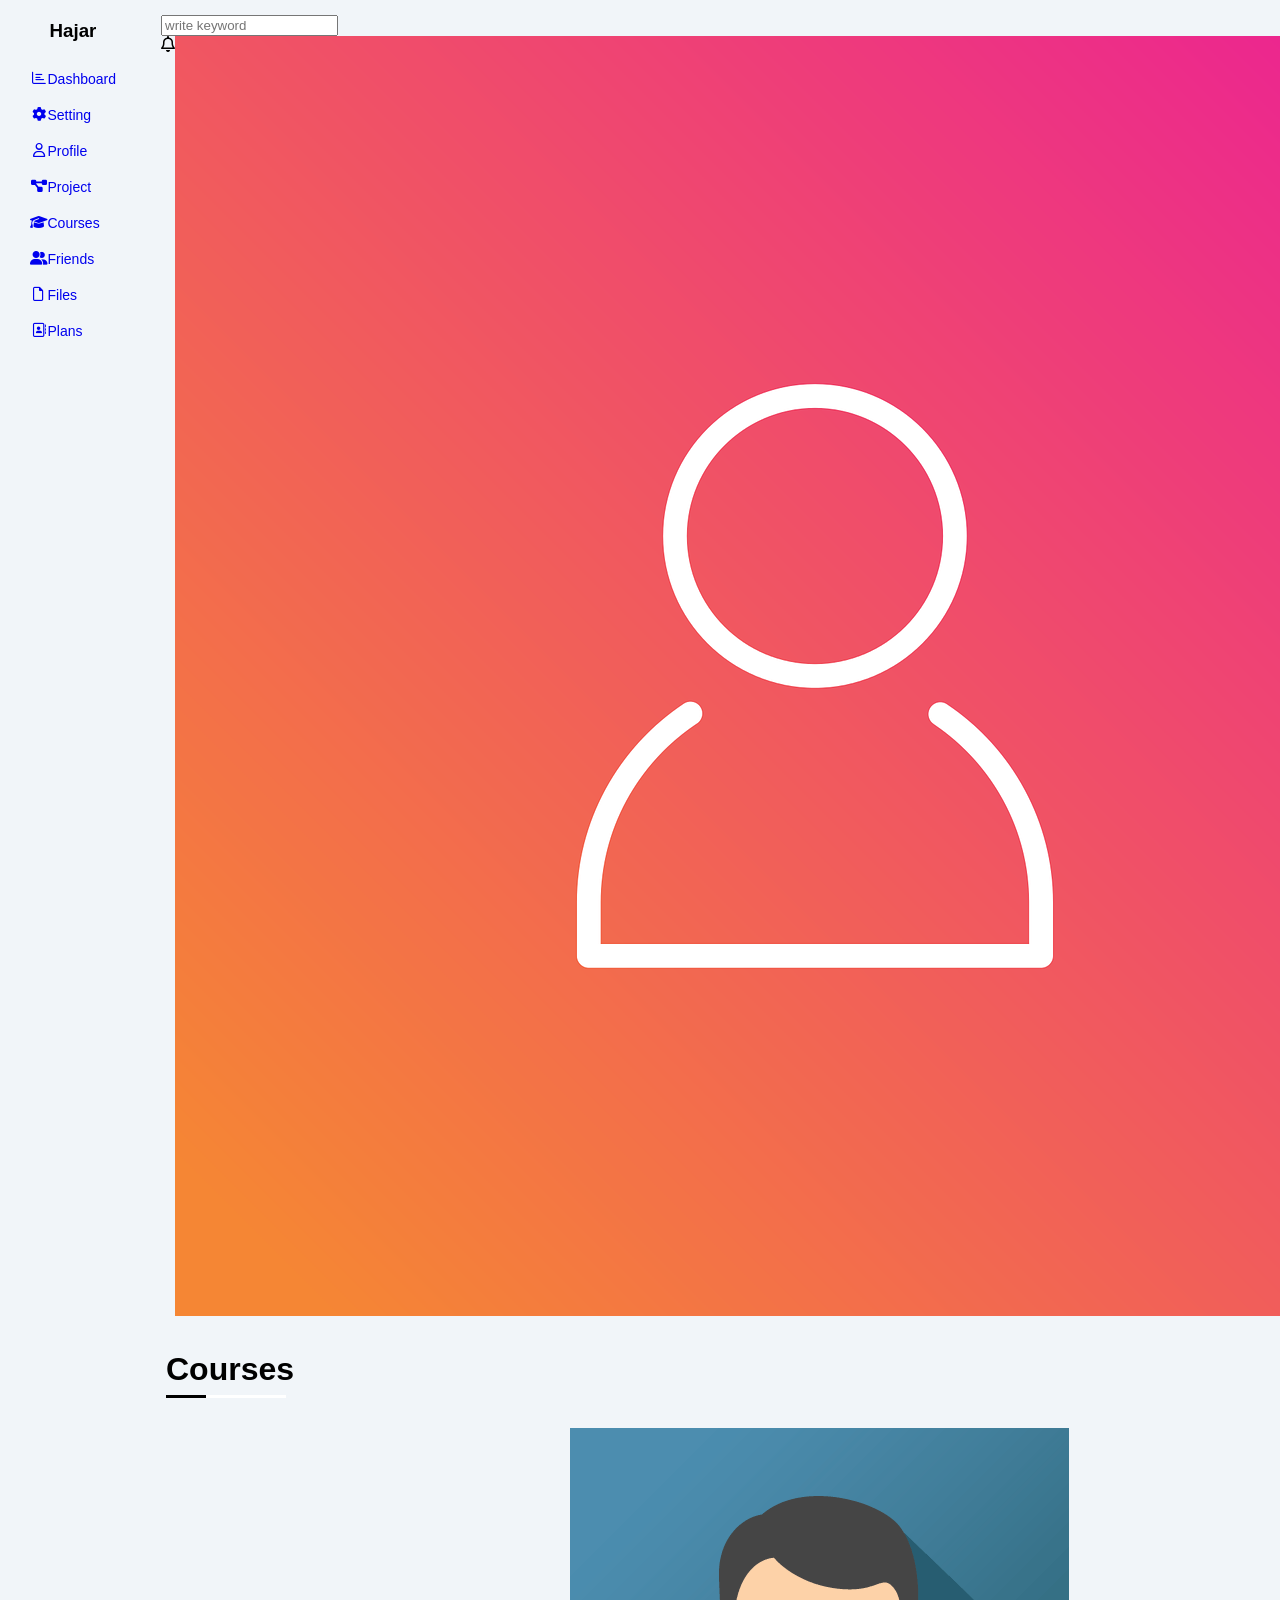
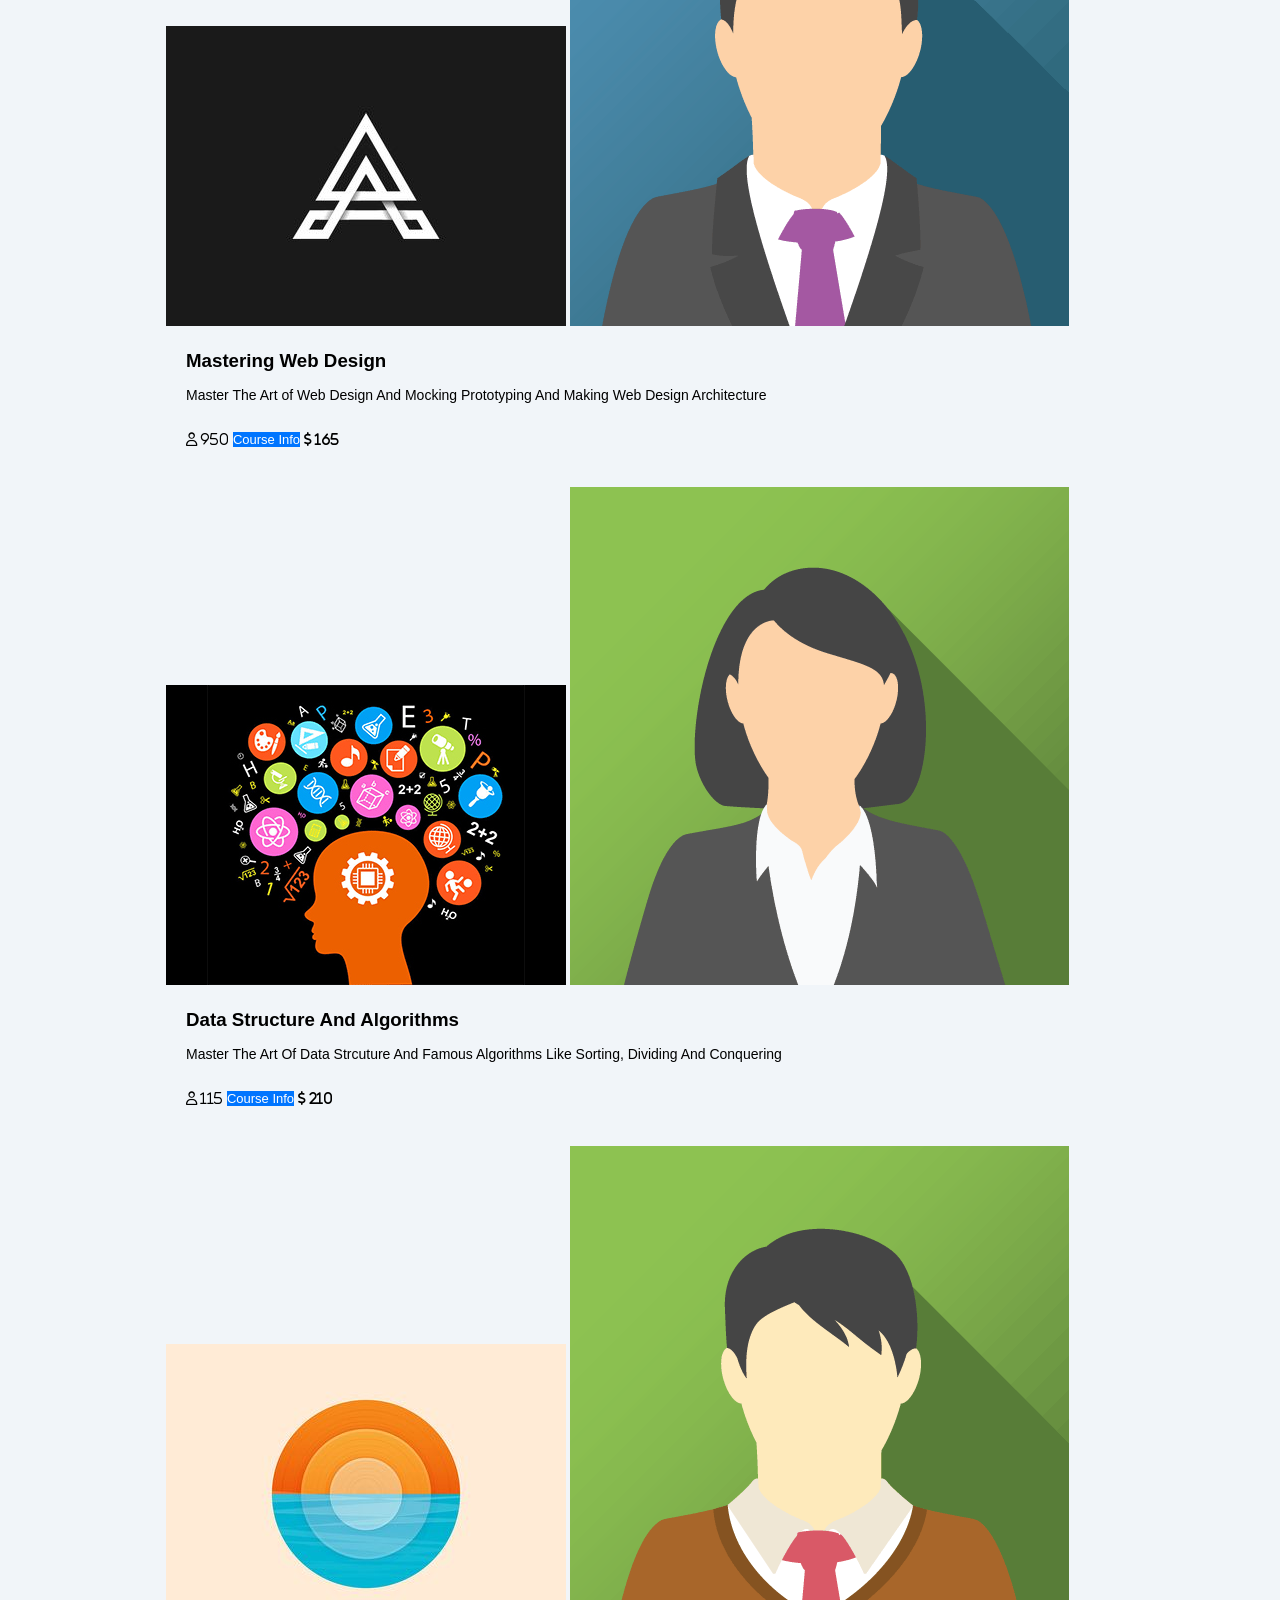
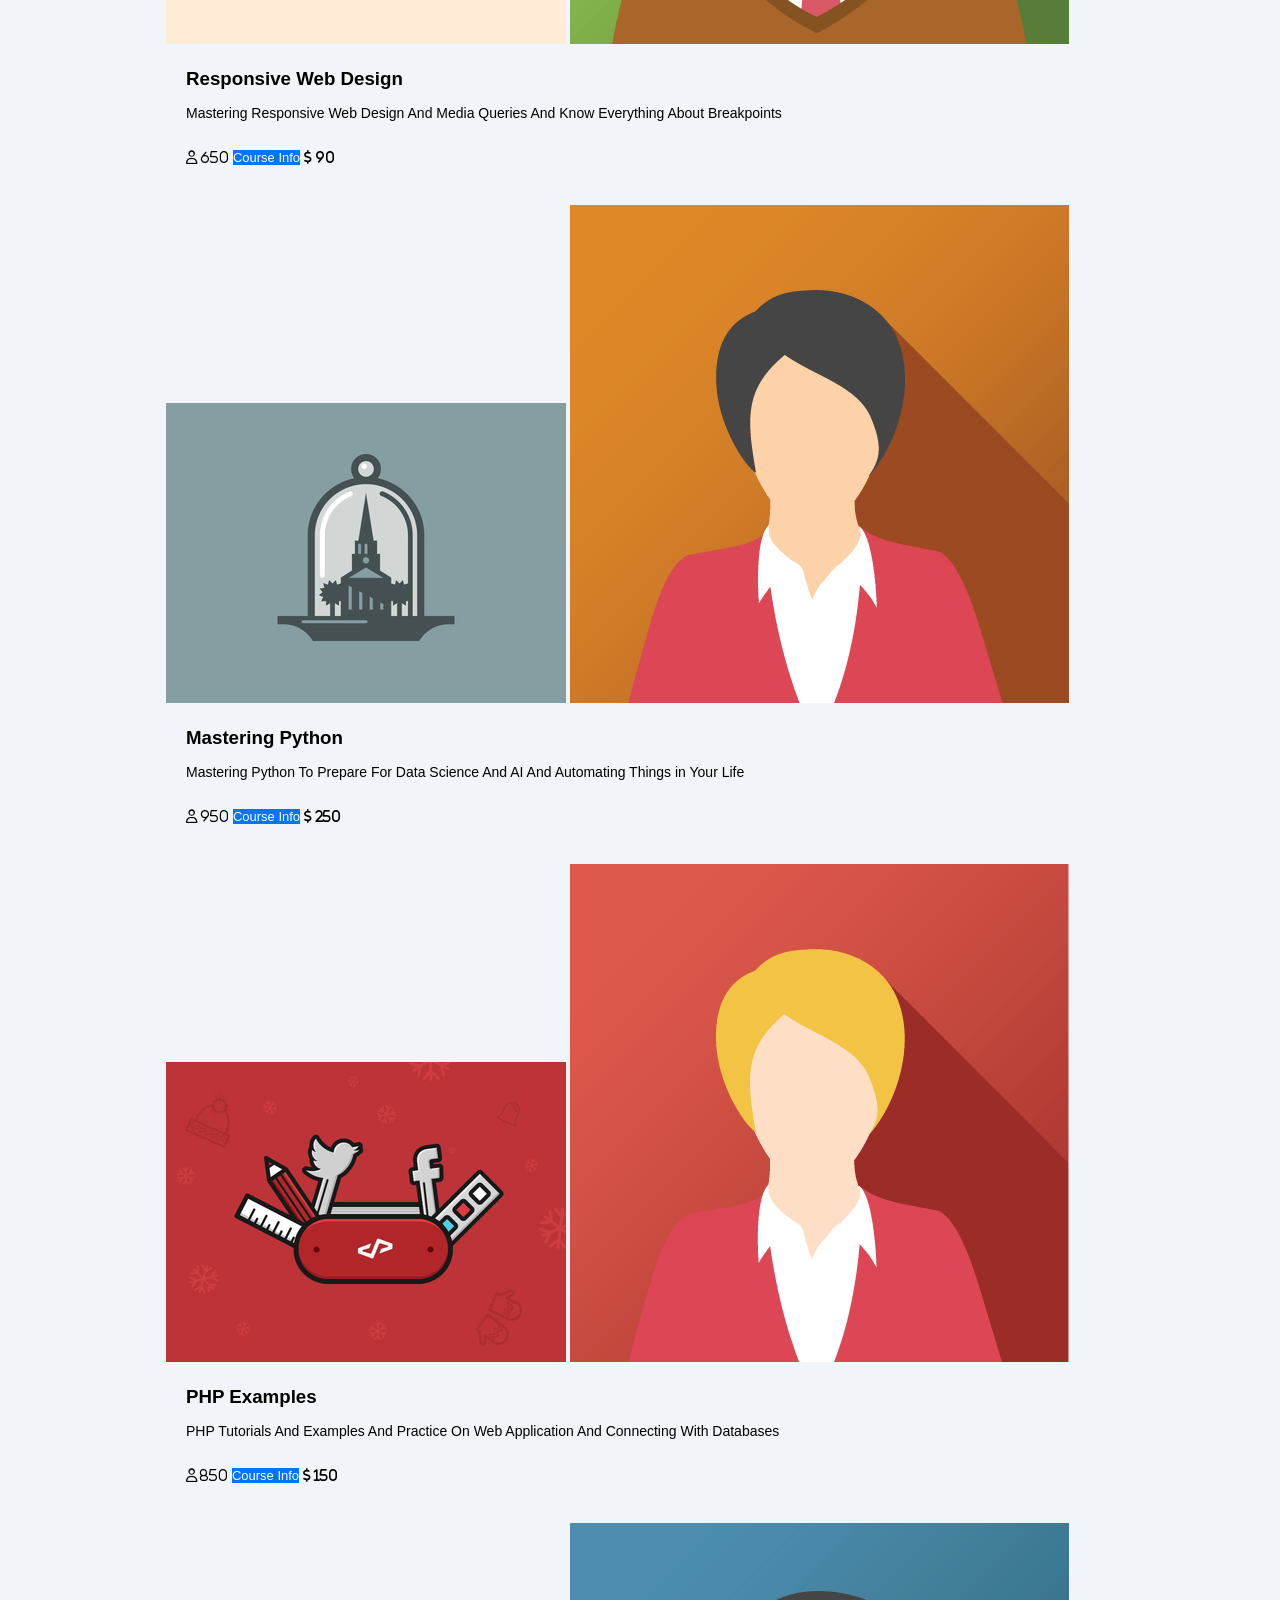
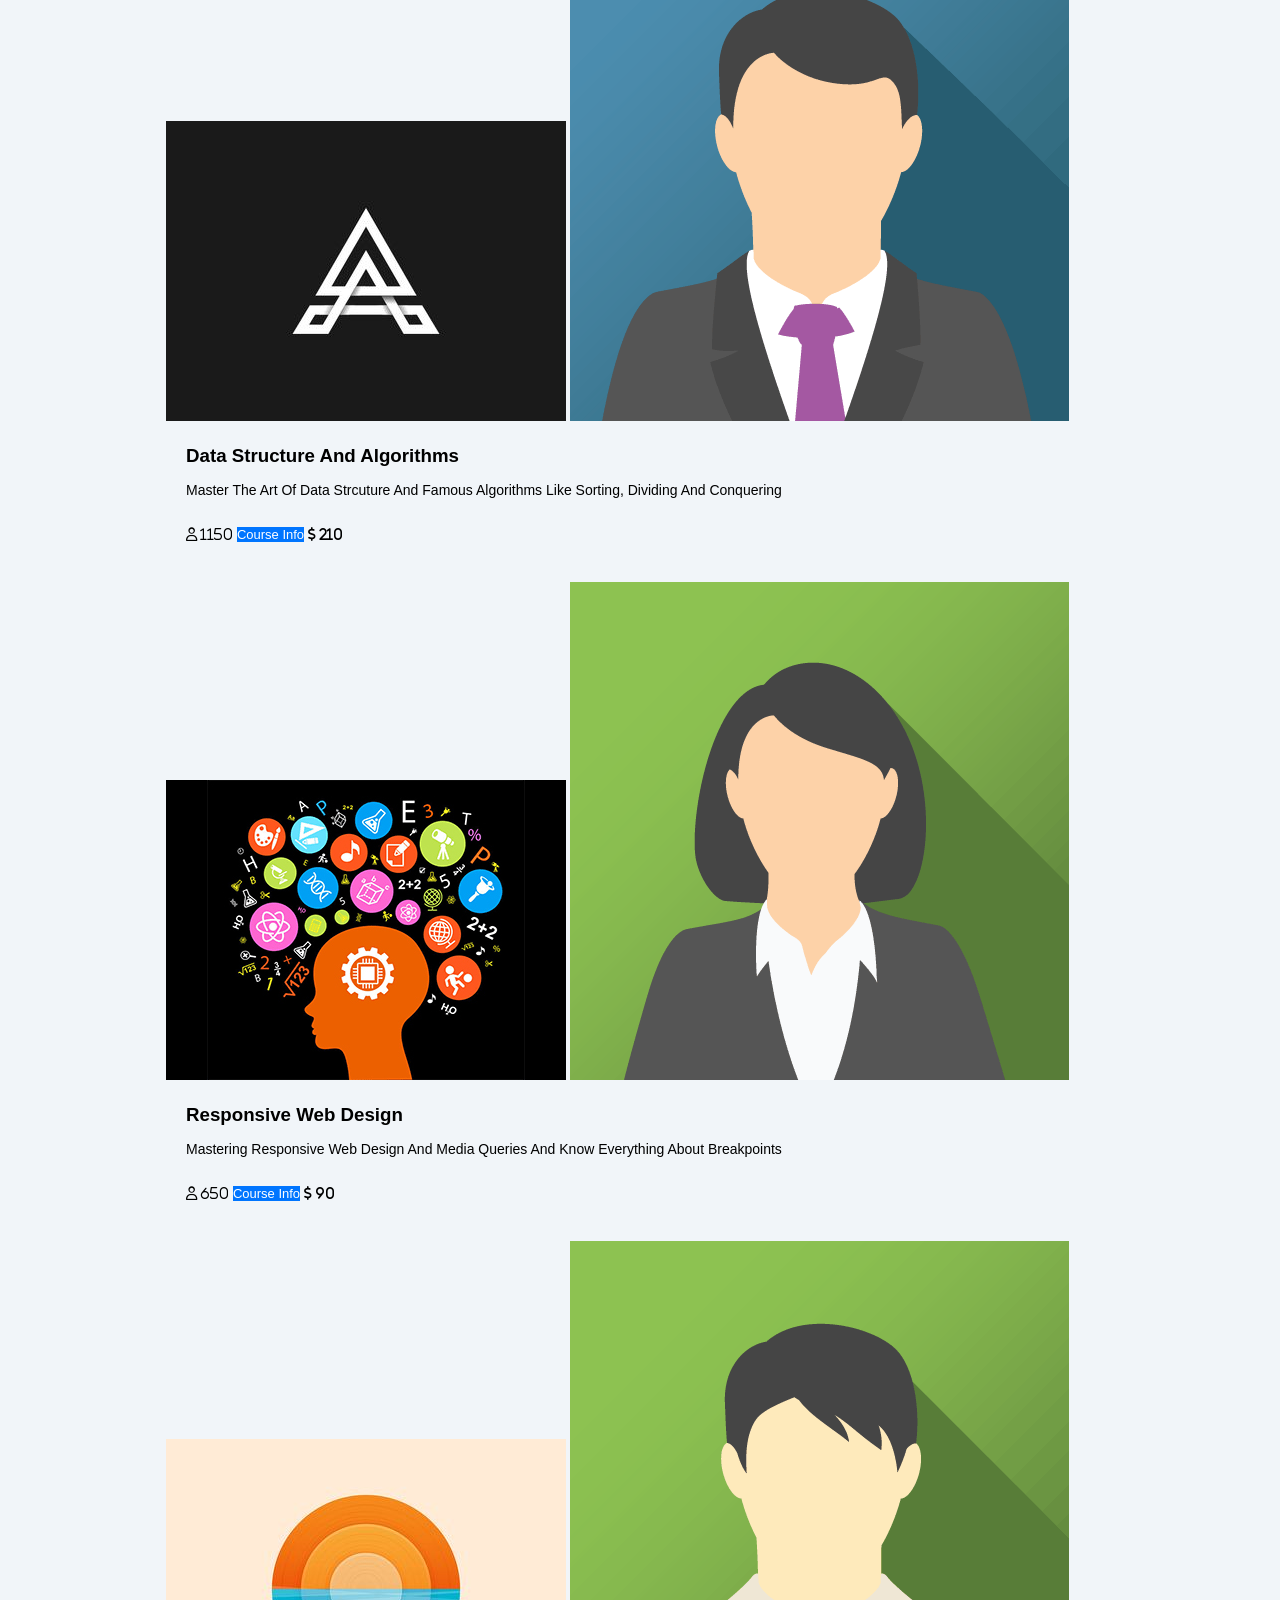
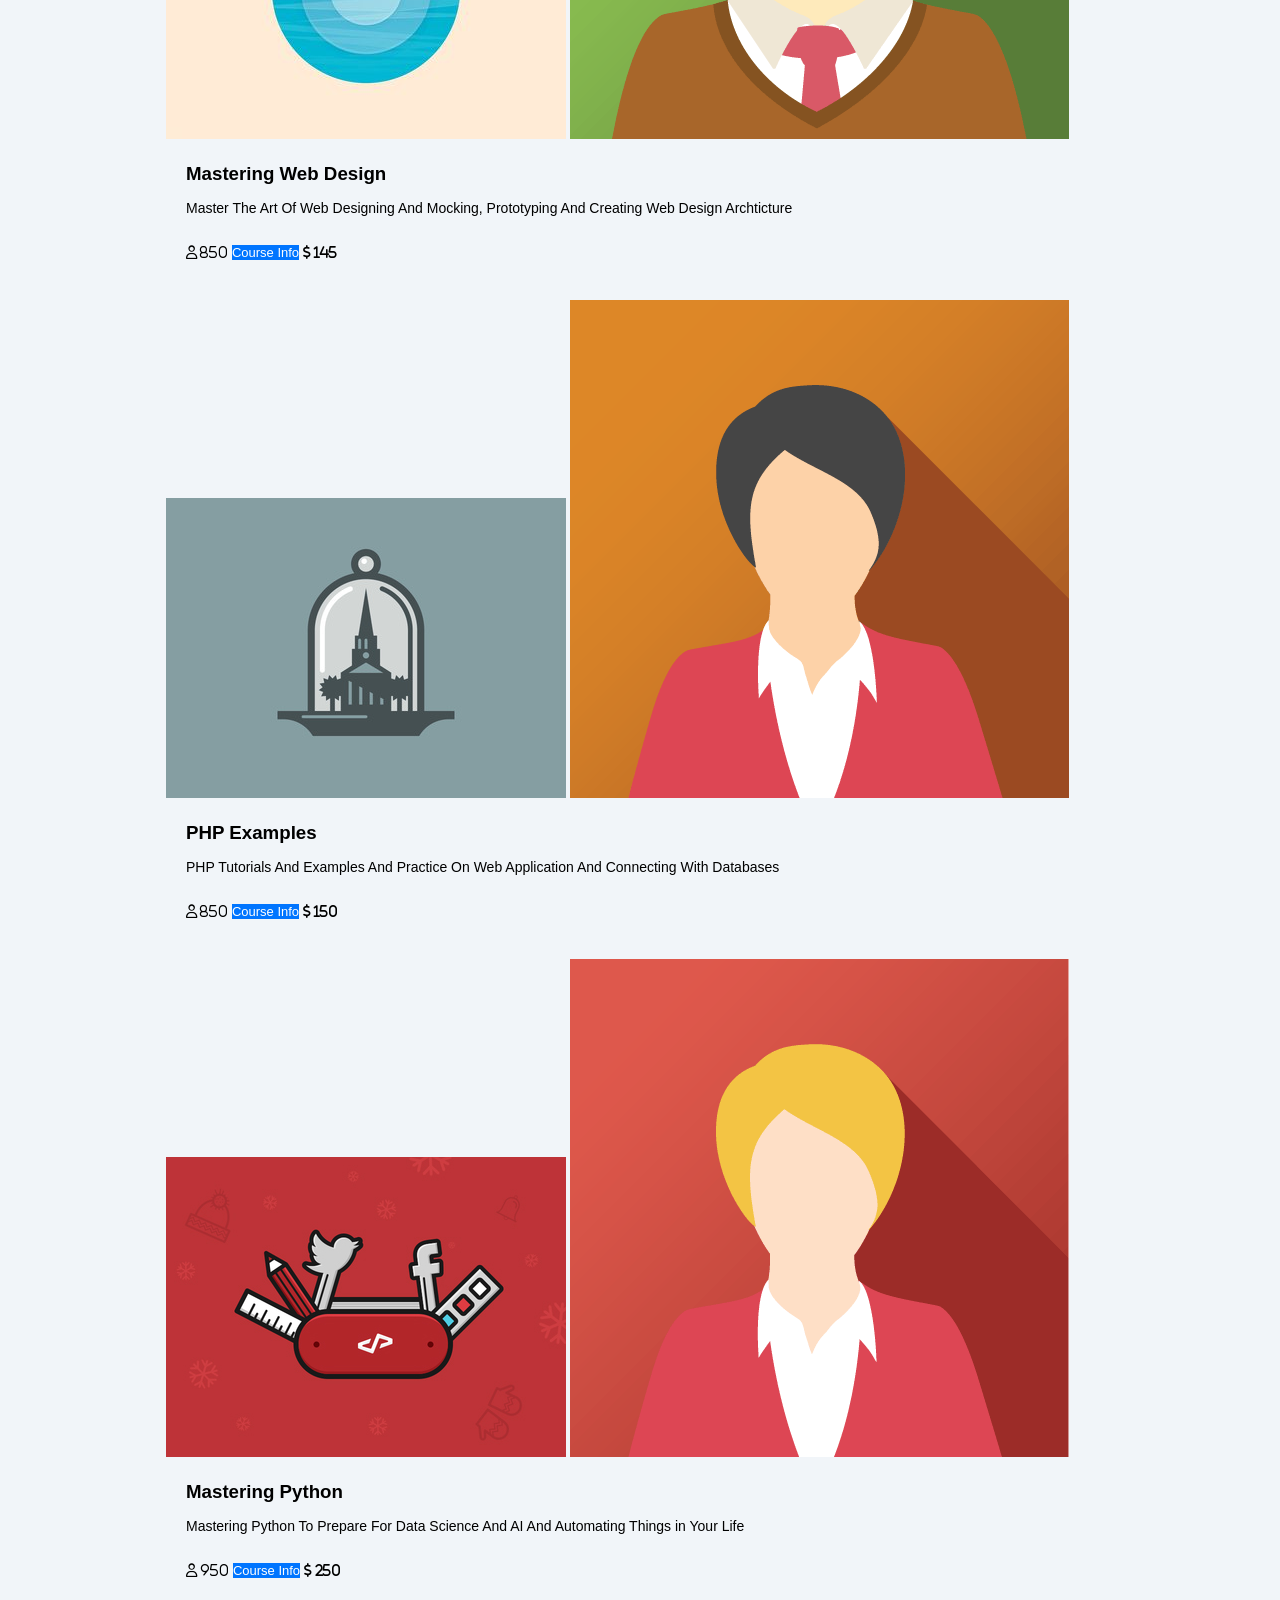
<file: courses .html>
<!DOCTYPE html>
<html lang="en">
<head>
    <meta charset="UTF-8">
    <meta name="viewport" content="width=device-width, initial-scale=1.0">
    <title>Dashboard</title>
    <link rel="stylesheet" href=".//css/all.min.css">
    <link rel="stylesheet" href=".//css/framework.css">
    <link rel="stylesheet" href=".//css/master.css">
    <!--font awesome-->
    
    <!--google fonts-->
    <link rel="preconnect" href="https://fonts.googleapis.com" />
    <link rel="preconnect" href="https://fonts.gstatic.com" crossorigin />
    <link href="https://fonts.googleapis.com/css2?family=Cairo:wght@300;400;700&display=swap" rel="stylesheet"/>
</head>
<body>
<!-- start profile page -->
<div class="page d-flex">
    <div class="side-bar  p-20 bg-w p-relative">
      <h3 class="txt-c mt-0 p-relative">Hajar</h3>
      <ul>
       <li>
        <a href="index.html" class=" b-c fs-14 p-10 rad-6 d-flex align-c">
            <i class="fa-regular fa-chart-bar fa-fw"></i>
            <span>Dashboard</span>
        </a>
       </li>
       <li>
        <a href="setting.html" class=" b-c fs-14 p-10 rad-6 d-flex align-c">
            <i class="fa-solid fa-gear fa-fw"></i>
            <span>Setting</span>
        </a>
       </li>
       <li>
        <a href="profile.html" class="   b-c fs-14 p-10 rad-6 d-flex align-c">
            <i class="fa-regular fa-user fa-fw"></i>
            <span>Profile</span>
        </a>
       </li>
       <li>
        <a href="projects.html" class=" b-c fs-14 p-10 rad-6 d-flex align-c">
            <i class="fa-solid fa-diagram-project fa-fw"></i>
            <span>Project</span>
        </a>
       </li>
       <li>
        <a href="Courses.html" class=" active  b-c fs-14 p-10 rad-6 d-flex align-c">
            <i class="fa-solid fa-graduation-cap fa-fw"></i>
            <span>Courses</span>
        </a>
       </li>
       <li>
        <a href="friends.html" class="  b-c fs-14 p-10 rad-6 d-flex align-c">
            <i class="fa-solid fa-user-group fa-fw"></i>
            <span>Friends</span>
        </a>
       </li>
       <li>
        <a href="files.html" class="  b-c fs-14 p-10 rad-6 d-flex align-c">
            <i class="fa-regular fa-file fa-fw"></i>
            <span>Files</span>
        </a>
       </li>
       <li>
        <a href="Plans.html" class="  b-c fs-14 p-10 rad-6 d-flex align-c">
            <i class="fa-regular fa-address-book fa-fw"></i>
            <span>Plans</span>
        </a>
       </li>
      </ul>
    </div>
    <div class="content full-width">
        <div class="header flex-between bg-w p-15">
            <div class="search p-relative">
              <input type="search" placeholder="write keyword">
            </div>
            <div class="icons d-flex align-c">
                <span class="notification p-relative">
                <i class="fa-regular fa-bell"></i>
            </span>
               <img src="./images/head pro.webp" alt="">
            </div>
        </div>
        <h1 class="p-relative">Courses</h1>
        <div class="courses-wrapper m-20 d-grid gap-20">
         <div class="course-box bg-w rad-10 p-relative">
         <img  class="c-img " src="./images/course-01.jpg" alt="">
            <img class="profile-img" src="./images/team-01.png" alt="">
            <div class="p-20">
                <h3 class="m-0">Mastering Web Design</h3>
            <p class="mt-15 c-gray fs-14 ">Master The Art of Web Design And Mocking Prototyping And Making Web Design Architecture</p>
         <div class="p-relative  f-space-btw mt-40 pt-15 fs-13 bordert-ccc">
            <i class="fa-regular fa-user c-gray"> 950</i>
            <a href="#" class=" in-c submit-shape bg-blue c-white"> Course Info</a>
            <i class="fa-solid fa-dollar-sign c-gray">
                165
            </i>
            </div>
            </div>
            </div>
            <div class="course-box bg-w rad-10 p-relative">
                <img  class="c-img " src="./images/course-02.jpg" alt="">
                   <img class="profile-img" src="./images/team-02.png" alt="">
                   <div class="p-20">
                       <h3 class="m-0">Data Structure And Algorithms</h3>
                   <p class="mt-15 c-gray fs-14 "> Master The Art Of Data Strcuture And Famous Algorithms Like Sorting, Dividing And Conquering</p>
                <div class="p-relative  f-space-btw mt-40 pt-15 fs-13 bordert-ccc">
                   <i class="fa-regular fa-user c-gray"> 115</i>
                   <a href="#" class=" in-c submit-shape bg-blue c-white"> Course Info</a>
                   <i class="fa-solid fa-dollar-sign c-gray">
                       210
                   </i>
                   </div>
                   </div>
                   </div>
                   <div class="course-box bg-w rad-10 p-relative">
                    <img  class="c-img " src="./images/course-03.jpg" alt="">
                       <img class="profile-img" src="./images/team-03.png" alt="">
                       <div class="p-20">
                           <h3 class="m-0">Responsive Web Design</h3>
                       <p class="mt-15 c-gray fs-14 "> Mastering Responsive Web Design And Media Queries And Know Everything About Breakpoints</p>
                    <div class="p-relative  f-space-btw mt-40 pt-15 fs-13 bordert-ccc">
                       <i class="fa-regular fa-user c-gray"> 650</i>
                       <a href="#" class=" in-c submit-shape bg-blue c-white"> Course Info</a>
                       <i class="fa-solid fa-dollar-sign c-gray">
                           90
                       </i>
                       </div>
                       </div>
                       </div>
                       <div class="course-box bg-w rad-10 p-relative">
                        <img  class="c-img " src="./images/course-04.jpg" alt="">
                           <img class="profile-img" src="./images/team-04.png" alt="">
                           <div class="p-20">
                               <h3 class="m-0">Mastering Python</h3>
                           <p class="mt-15 c-gray fs-14 ">Mastering Python To Prepare For Data Science And AI And Automating Things in Your Life</p>
                        <div class="p-relative  f-space-btw mt-40 pt-15 fs-13 bordert-ccc">
                           <i class="fa-regular fa-user c-gray"> 950</i>
                           <a href="#" class=" in-c submit-shape bg-blue c-white"> Course Info</a>
                           <i class="fa-solid fa-dollar-sign c-gray">
                               250
                           </i>
                           </div>
                           </div>
                           </div>
                           <div class="course-box bg-w rad-10 p-relative">
                            <img  class="c-img " src="./images/course-05.jpg" alt="">
                               <img class="profile-img" src="./images/team-05.png" alt="">
                               <div class="p-20">
                                   <h3 class="m-0">PHP Examples</h3>
                               <p class="mt-15 c-gray fs-14 ">PHP Tutorials And Examples And Practice On Web Application And Connecting With Databases</p>
                            <div class="p-relative  f-space-btw mt-40 pt-15 fs-13 bordert-ccc">
                               <i class="fa-regular fa-user c-gray"> 850</i>
                               <a href="#" class=" in-c submit-shape bg-blue c-white"> Course Info</a>
                               <i class="fa-solid fa-dollar-sign c-gray">
                                   150
                               </i>
                               </div>
                               </div>
                               </div>
                               <div class="course-box bg-w rad-10 p-relative">
                                <img  class="c-img " src="./images/course-01.jpg" alt="">
                                   <img class="profile-img" src="./images/team-01.png" alt="">
                                   <div class="p-20">
                                       <h3 class="m-0">Data Structure And Algorithms</h3>
                                   <p class="mt-15 c-gray fs-14 ">Master The Art Of Data Strcuture And Famous Algorithms Like Sorting, Dividing And Conquering</p>
                                <div class="p-relative  f-space-btw mt-40 pt-15 fs-13 bordert-ccc">
                                   <i class="fa-regular fa-user c-gray"> 1150</i>
                                   <a href="#" class=" in-c submit-shape bg-blue c-white"> Course Info</a>
                                   <i class="fa-solid fa-dollar-sign c-gray">
                                       210
                                   </i>
                                   </div>
                                   </div>
                                   </div>
                                   <div class="course-box bg-w rad-10 p-relative">
                                    <img  class="c-img " src="./images/course-02.jpg" alt="">
                                       <img class="profile-img" src="./images/team-02.png" alt="">
                                       <div class="p-20">
                                           <h3 class="m-0">Responsive Web Design</h3>
                                       <p class="mt-15 c-gray fs-14 ">Mastering Responsive Web Design And Media Queries And Know Everything About Breakpoints</p>
                                    <div class="p-relative  f-space-btw mt-40 pt-15 fs-13 bordert-ccc">
                                       <i class="fa-regular fa-user c-gray"> 650</i>
                                       <a href="#" class=" in-c submit-shape bg-blue c-white"> Course Info</a>
                                       <i class="fa-solid fa-dollar-sign c-gray">
                                           90
                                       </i>
                                       </div>
                                       </div>
                                       </div>
                                       <div class="course-box bg-w rad-10 p-relative">
                                    <img  class="c-img " src="./images/course-03.jpg" alt="">
                                       <img class="profile-img" src="./images/team-03.png" alt="">
                                       <div class="p-20">
                                           <h3 class="m-0">Mastering Web Design</h3>
                                       <p class="mt-15 c-gray fs-14 ">Master The Art Of Web Designing And Mocking, Prototyping And Creating Web Design Archticture</p>
                                    <div class="p-relative  f-space-btw mt-40 pt-15 fs-13 bordert-ccc">
                                       <i class="fa-regular fa-user c-gray"> 850</i>
                                       <a href="#" class=" in-c submit-shape bg-blue c-white"> Course Info</a>
                                       <i class="fa-solid fa-dollar-sign c-gray">
                                           145
                                       </i>
                                       </div>
                                       </div>
                                       </div>
                                       <div class="course-box bg-w rad-10 p-relative">
                                        <img  class="c-img " src="./images/course-04.jpg" alt="">
                                           <img class="profile-img" src="./images/team-04.png" alt="">
                                           <div class="p-20">
                                               <h3 class="m-0">PHP Examples</h3>
                                           <p class="mt-15 c-gray fs-14 ">PHP Tutorials And Examples And Practice On Web Application And Connecting With Databases</p>
                                        <div class="p-relative  f-space-btw mt-40 pt-15 fs-13 bordert-ccc">
                                           <i class="fa-regular fa-user c-gray"> 850</i>
                                           <a href="#" class=" in-c submit-shape bg-blue c-white"> Course Info</a>
                                           <i class="fa-solid fa-dollar-sign c-gray">
                                               150
                                           </i>
                                           </div>
                                           </div>
                                           </div>
                                           <div class="course-box bg-w rad-10 p-relative">
                                            <img  class="c-img " src="./images/course-05.jpg" alt="">
                                               <img class="profile-img" src="./images/team-05.png" alt="">
                                               <div class="p-20">
                                                   <h3 class="m-0">Mastering Python</h3>
                                               <p class="mt-15 c-gray fs-14 "> Mastering Python To Prepare For Data Science And AI And Automating Things in Your Life</p>
                                            <div class="p-relative  f-space-btw mt-40 pt-15 fs-13 bordert-ccc">
                                               <i class="fa-regular fa-user c-gray"> 950</i>
                                               <a href="#" class=" in-c submit-shape bg-blue c-white"> Course Info</a>
                                               <i class="fa-solid fa-dollar-sign c-gray">
                                                   250
                                               </i>
                                               </div>
                                               </div>
                                               </div>

         </div>
         </div>
        </div>
        </body>
        </html>
</file>
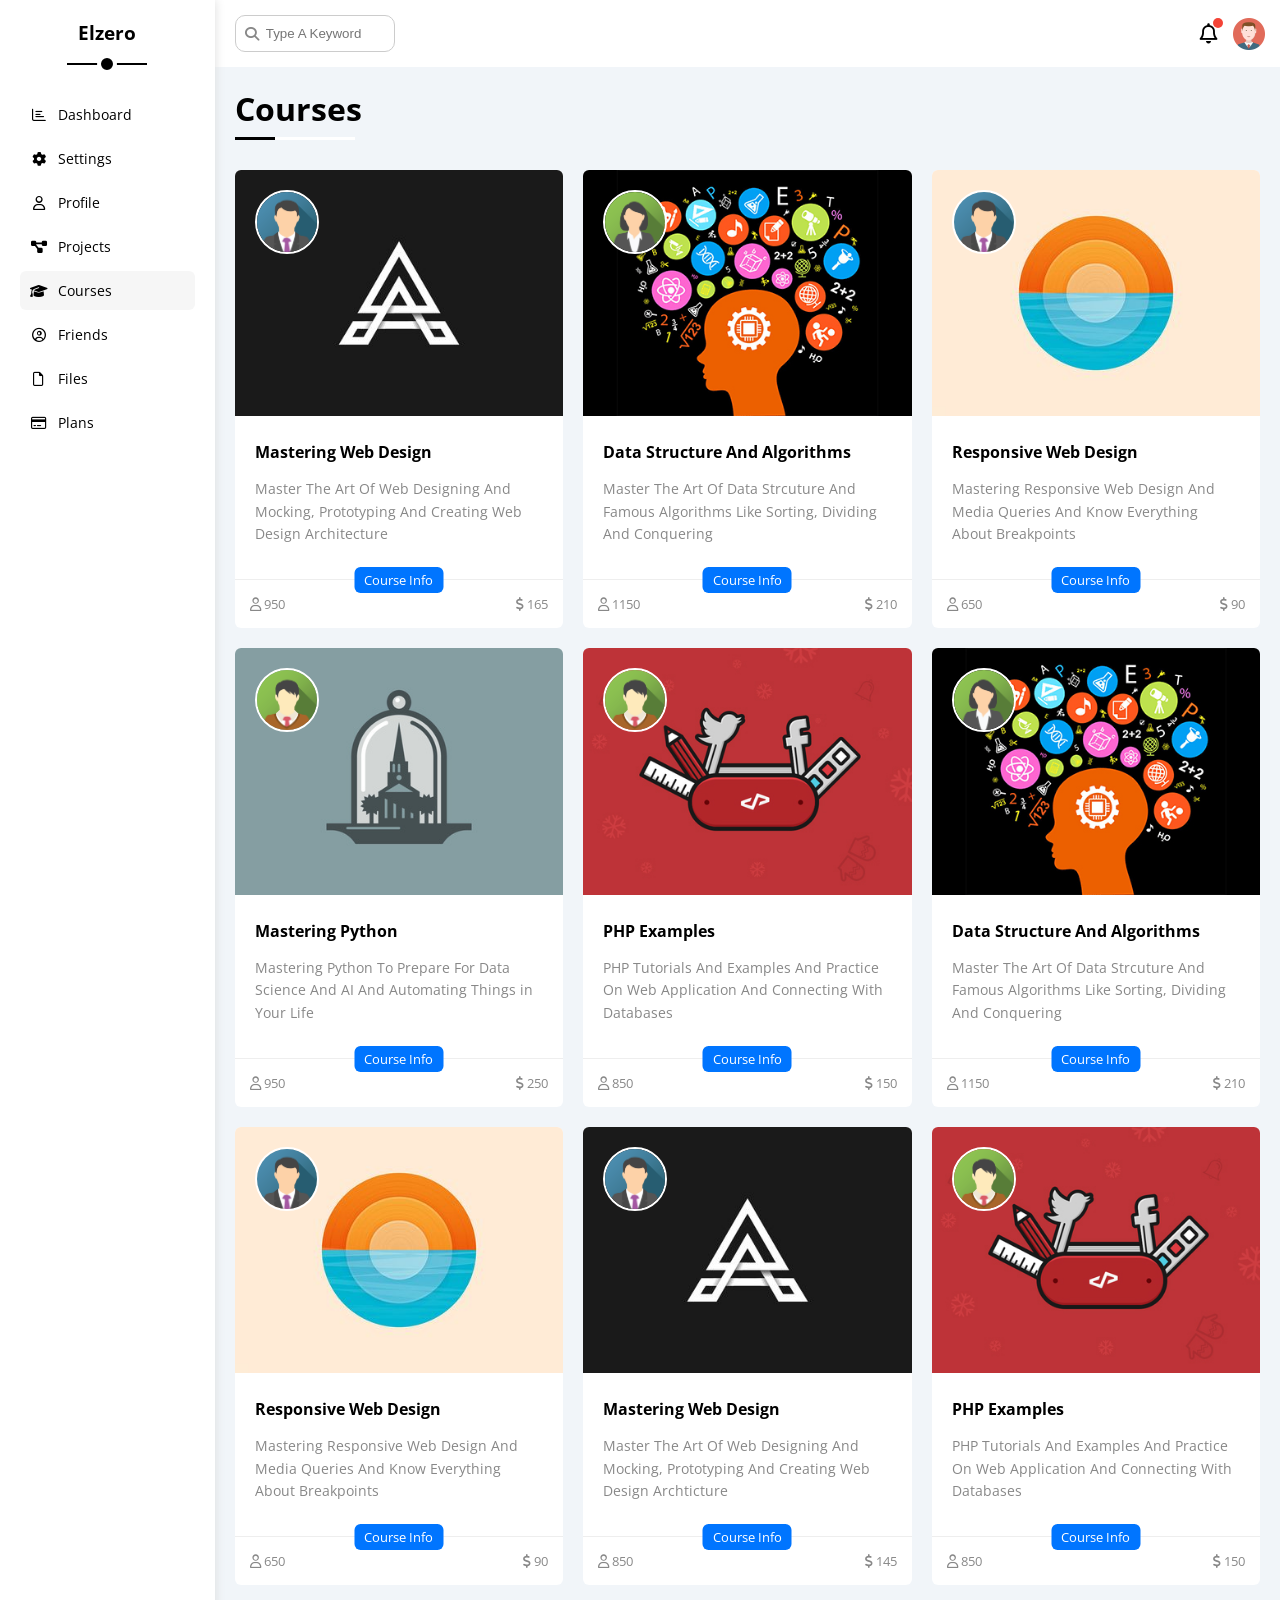
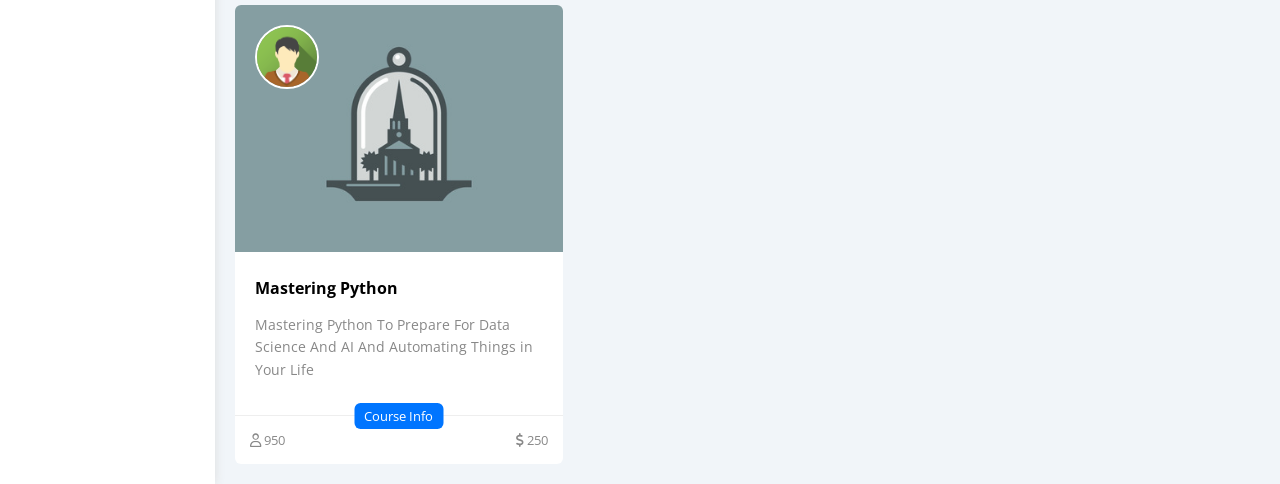
<file: courses.html>
<!DOCTYPE html>
<html lang="en">
  <head>
    <meta charset="UTF-8" />
    <meta http-equiv="X-UA-Compatible" content="IE=edge" />
    <meta name="viewport" content="width=device-width, initial-scale=1.0" />
    <title>Courses</title>
    <link rel="stylesheet" href="css/all.min.css" />
    <link rel="stylesheet" href="css/framework.css" />
    <link rel="stylesheet" href="css/master.css" />
    <link rel="preconnect" href="https://fonts.googleapis.com" />
    <link rel="preconnect" href="https://fonts.gstatic.com" crossorigin />
    <link href="https://fonts.googleapis.com/css2?family=Open+Sans:wght@300;500&display=swap" rel="stylesheet" />
  </head>
  <body>
    <div class="page d-flex">
      <div class="sidebar bg-white p-20 p-relative">
        <h3 class="p-relative txt-c mt-0">Elzero</h3>
        <ul>
          <li>
            <a class="d-flex align-center fs-14 c-black rad-6 p-10" href="index.html">
              <i class="fa-regular fa-chart-bar fa-fw"></i>
              <span>Dashboard</span>
            </a>
          </li>
          <li>
            <a class="d-flex align-center fs-14 c-black rad-6 p-10" href="settings.html">
              <i class="fa-solid fa-gear fa-fw"></i>
              <span>Settings</span>
            </a>
          </li>
          <li>
            <a class="d-flex align-center fs-14 c-black rad-6 p-10" href="profile.html">
              <i class="fa-regular fa-user fa-fw"></i>
              <span>Profile</span>
            </a>
          </li>
          <li>
            <a class="d-flex align-center fs-14 c-black rad-6 p-10" href="projects.html">
              <i class="fa-solid fa-diagram-project fa-fw"></i>
              <span>Projects</span>
            </a>
          </li>
          <li>
            <a class="active d-flex align-center fs-14 c-black rad-6 p-10" href="courses.html">
              <i class="fa-solid fa-graduation-cap fa-fw"></i>
              <span>Courses</span>
            </a>
          </li>
          <li>
            <a class="d-flex align-center fs-14 c-black rad-6 p-10" href="friends.html">
              <i class="fa-regular fa-circle-user fa-fw"></i>
              <span>Friends</span>
            </a>
          </li>
          <li>
            <a class="d-flex align-center fs-14 c-black rad-6 p-10" href="files.html">
              <i class="fa-regular fa-file fa-fw"></i>
              <span>Files</span>
            </a>
          </li>
          <li>
            <a class="d-flex align-center fs-14 c-black rad-6 p-10" href="plans.html">
              <i class="fa-regular fa-credit-card fa-fw"></i>
              <span>Plans</span>
            </a>
          </li>
        </ul>
      </div>
      <div class="content w-full">
        <!-- Start Head -->
        <div class="head bg-white p-15 between-flex">
          <div class="search p-relative">
            <input class="p-10" type="search" placeholder="Type A Keyword" />
          </div>
          <div class="icons d-flex align-center">
            <span class="notification p-relative">
              <i class="fa-regular fa-bell fa-lg"></i>
            </span>
            <img src="imgs/avatar.png" alt="" />
          </div>
        </div>
        <!-- End Head -->
        <h1 class="p-relative">Courses</h1>
        <div class="courses-page d-grid m-20 gap-20">
          <div class="course bg-white rad-6 p-relative">
            <img class="cover" src="imgs/course-01.jpg" alt="" />
            <img class="instructor" src="imgs/team-01.png" alt="" />
            <div class="p-20">
              <h4 class="m-0">Mastering Web Design</h4>
              <p class="description c-grey mt-15 fs-14">
                Master The Art Of Web Designing And Mocking, Prototyping And Creating Web Design Architecture
              </p>
            </div>
            <div class="info p-15 p-relative between-flex">
              <span class="title bg-blue c-white btn-shape">Course Info</span>
              <span class="c-grey">
                <i class="fa-regular fa-user"></i>
                950
              </span>
              <span class="c-grey">
                <i class="fa-solid fa-dollar-sign"></i>
                165
              </span>
            </div>
          </div>
          <div class="course bg-white rad-6 p-relative">
            <img class="cover" src="imgs/course-02.jpg" alt="" />
            <img class="instructor" src="imgs/team-02.png" alt="" />
            <div class="p-20">
              <h4 class="m-0">Data Structure And Algorithms</h4>
              <p class="description c-grey mt-15 fs-14">
                Master The Art Of Data Strcuture And Famous Algorithms Like Sorting, Dividing And Conquering
              </p>
            </div>
            <div class="info p-15 p-relative between-flex">
              <span class="title bg-blue c-white btn-shape">Course Info</span>
              <span class="c-grey"> <i class="fa-regular fa-user"></i> 1150</span>
              <span class="c-grey"><i class="fa-solid fa-dollar-sign"></i> 210</span>
            </div>
          </div>
          <div class="course bg-white rad-6 p-relative">
            <img class="cover" src="imgs/course-03.jpg" alt="" />
            <img class="instructor" src="imgs/team-01.png" alt="" />
            <div class="p-20">
              <h4 class="m-0">Responsive Web Design</h4>
              <p class="description c-grey mt-15 fs-14">
                Mastering Responsive Web Design And Media Queries And Know Everything About Breakpoints
              </p>
            </div>
            <div class="info p-15 p-relative between-flex">
              <span class="title bg-blue c-white btn-shape">Course Info</span>
              <span class="c-grey"> <i class="fa-regular fa-user"></i> 650</span>
              <span class="c-grey"><i class="fa-solid fa-dollar-sign"></i> 90</span>
            </div>
          </div>
          <div class="course bg-white rad-6 p-relative">
            <img class="cover" src="imgs/course-04.jpg" alt="" />
            <img class="instructor" src="imgs/team-03.png" alt="" />
            <div class="p-20">
              <h4 class="m-0">Mastering Python</h4>
              <p class="description c-grey mt-15 fs-14">
                Mastering Python To Prepare For Data Science And AI And Automating Things in Your Life
              </p>
            </div>
            <div class="info p-15 p-relative between-flex">
              <span class="title bg-blue c-white btn-shape">Course Info</span>
              <span class="c-grey"> <i class="fa-regular fa-user"></i> 950</span>
              <span class="c-grey"><i class="fa-solid fa-dollar-sign"></i> 250</span>
            </div>
          </div>
          <div class="course bg-white rad-6 p-relative">
            <img class="cover" src="imgs/course-05.jpg" alt="" />
            <img class="instructor" src="imgs/team-03.png" alt="" />
            <div class="p-20">
              <h4 class="m-0">PHP Examples</h4>
              <p class="description c-grey mt-15 fs-14">
                PHP Tutorials And Examples And Practice On Web Application And Connecting With Databases
              </p>
            </div>
            <div class="info p-15 p-relative between-flex">
              <span class="title bg-blue c-white btn-shape">Course Info</span>
              <span class="c-grey"> <i class="fa-regular fa-user"></i> 850</span>
              <span class="c-grey"><i class="fa-solid fa-dollar-sign"></i> 150</span>
            </div>
          </div>
          <div class="course bg-white rad-6 p-relative">
            <img class="cover" src="imgs/course-02.jpg" alt="" />
            <img class="instructor" src="imgs/team-02.png" alt="" />
            <div class="p-20">
              <h4 class="m-0">Data Structure And Algorithms</h4>
              <p class="description c-grey mt-15 fs-14">
                Master The Art Of Data Strcuture And Famous Algorithms Like Sorting, Dividing And Conquering
              </p>
            </div>
            <div class="info p-15 p-relative between-flex">
              <span class="title bg-blue c-white btn-shape">Course Info</span>
              <span class="c-grey"> <i class="fa-regular fa-user"></i> 1150</span>
              <span class="c-grey"><i class="fa-solid fa-dollar-sign"></i> 210</span>
            </div>
          </div>
          <div class="course bg-white rad-6 p-relative">
            <img class="cover" src="imgs/course-03.jpg" alt="" />
            <img class="instructor" src="imgs/team-01.png" alt="" />
            <div class="p-20">
              <h4 class="m-0">Responsive Web Design</h4>
              <p class="description c-grey mt-15 fs-14">
                Mastering Responsive Web Design And Media Queries And Know Everything About Breakpoints
              </p>
            </div>
            <div class="info p-15 p-relative between-flex">
              <span class="title bg-blue c-white btn-shape">Course Info</span>
              <span class="c-grey"> <i class="fa-regular fa-user"></i> 650</span>
              <span class="c-grey"><i class="fa-solid fa-dollar-sign"></i> 90</span>
            </div>
          </div>
          <div class="course bg-white rad-6 p-relative">
            <img class="cover" src="imgs/course-01.jpg" alt="" />
            <img class="instructor" src="imgs/team-01.png" alt="" />
            <div class="p-20">
              <h4 class="m-0">Mastering Web Design</h4>
              <p class="description c-grey mt-15 fs-14">
                Master The Art Of Web Designing And Mocking, Prototyping And Creating Web Design Archticture
              </p>
            </div>
            <div class="info p-15 p-relative between-flex">
              <span class="title bg-blue c-white btn-shape">Course Info</span>
              <span class="c-grey"> <i class="fa-regular fa-user"></i> 850</span>
              <span class="c-grey"><i class="fa-solid fa-dollar-sign"></i> 145</span>
            </div>
          </div>
          <div class="course bg-white rad-6 p-relative">
            <img class="cover" src="imgs/course-05.jpg" alt="" />
            <img class="instructor" src="imgs/team-03.png" alt="" />
            <div class="p-20">
              <h4 class="m-0">PHP Examples</h4>
              <p class="description c-grey mt-15 fs-14">
                PHP Tutorials And Examples And Practice On Web Application And Connecting With Databases
              </p>
            </div>
            <div class="info p-15 p-relative between-flex">
              <span class="title bg-blue c-white btn-shape">Course Info</span>
              <span class="c-grey"> <i class="fa-regular fa-user"></i> 850</span>
              <span class="c-grey"><i class="fa-solid fa-dollar-sign"></i> 150</span>
            </div>
          </div>
          <div class="course bg-white rad-6 p-relative">
            <img class="cover" src="imgs/course-04.jpg" alt="" />
            <img class="instructor" src="imgs/team-03.png" alt="" />
            <div class="p-20">
              <h4 class="m-0">Mastering Python</h4>
              <p class="description c-grey mt-15 fs-14">
                Mastering Python To Prepare For Data Science And AI And Automating Things in Your Life
              </p>
            </div>
            <div class="info p-15 p-relative between-flex">
              <span class="title bg-blue c-white btn-shape">Course Info</span>
              <span class="c-grey"> <i class="fa-regular fa-user"></i> 950</span>
              <span class="c-grey"><i class="fa-solid fa-dollar-sign"></i> 250</span>
            </div>
          </div>
        </div>
      </div>
    </div>
  </body>
</html>
</file>
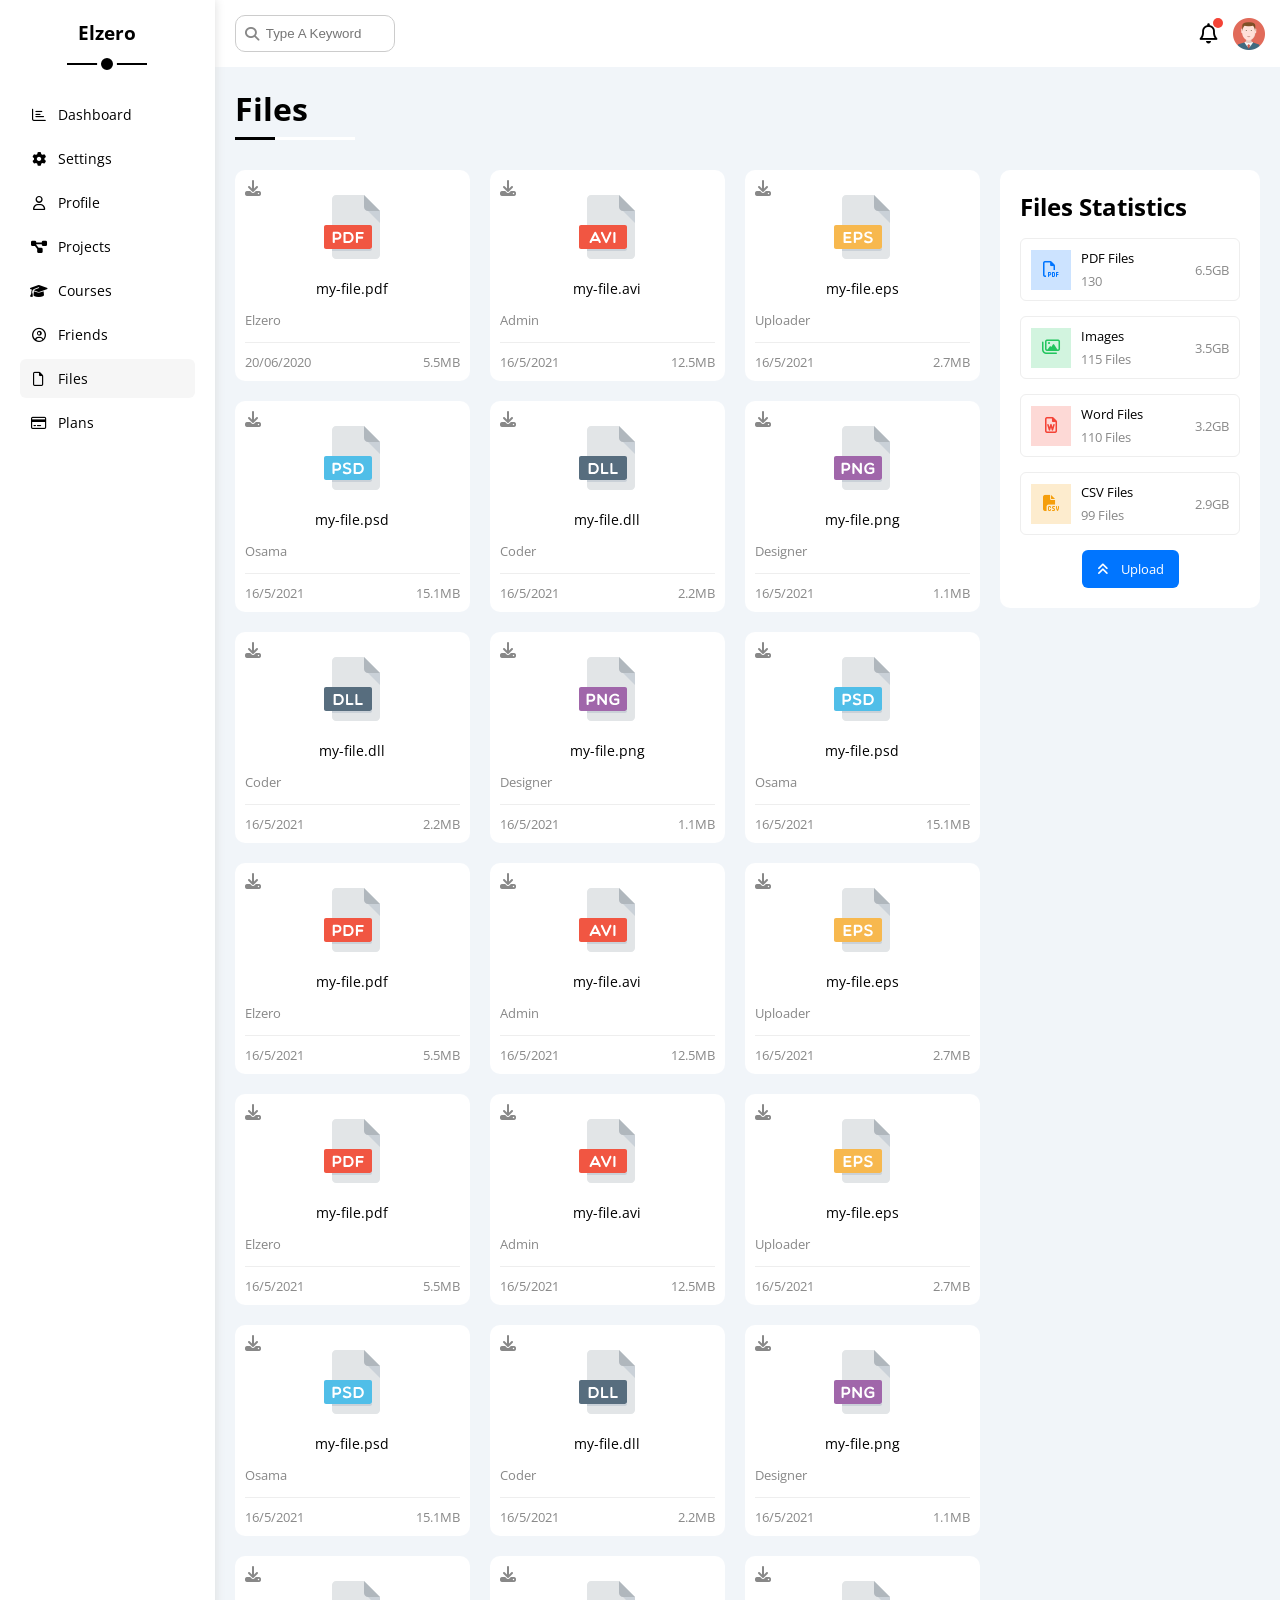
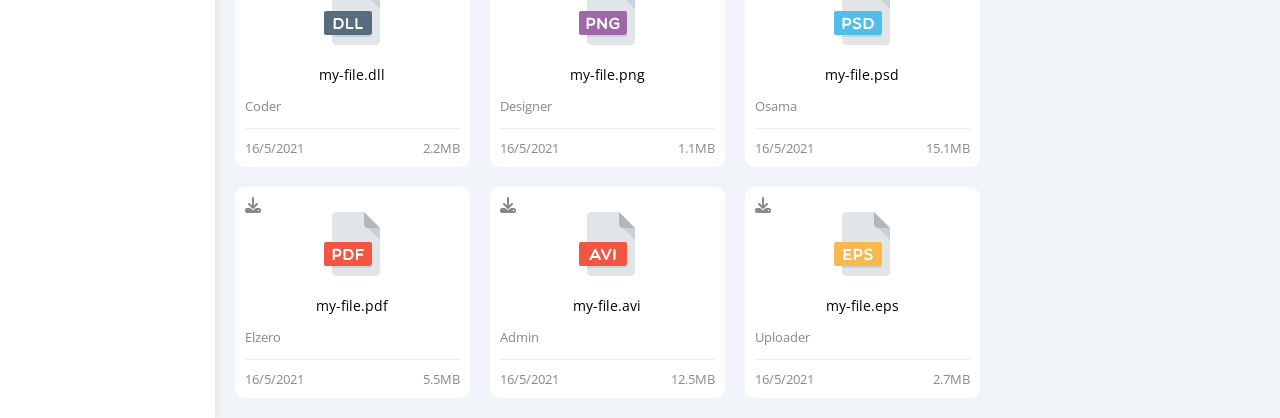
<file: files.html>
<!DOCTYPE html>
<html lang="en">
  <head>
    <meta charset="UTF-8" />
    <meta http-equiv="X-UA-Compatible" content="IE=edge" />
    <meta name="viewport" content="width=device-width, initial-scale=1.0" />
    <title>Files</title>
    <link rel="stylesheet" href="css/all.min.css" />
    <link rel="stylesheet" href="css/framework.css" />
    <link rel="stylesheet" href="css/master.css" />
    <link rel="preconnect" href="https://fonts.googleapis.com" />
    <link rel="preconnect" href="https://fonts.gstatic.com" crossorigin />
    <link href="https://fonts.googleapis.com/css2?family=Open+Sans:wght@300;500&display=swap" rel="stylesheet" />
  </head>
  <body>
    <div class="page d-flex">
      <div class="sidebar bg-white p-20 p-relative">
        <h3 class="p-relative txt-c mt-0">Elzero</h3>
        <ul>
          <li>
            <a class="d-flex align-center fs-14 c-black rad-6 p-10" href="index.html">
              <i class="fa-regular fa-chart-bar fa-fw"></i>
              <span>Dashboard</span>
            </a>
          </li>
          <li>
            <a class="d-flex align-center fs-14 c-black rad-6 p-10" href="settings.html">
              <i class="fa-solid fa-gear fa-fw"></i>
              <span>Settings</span>
            </a>
          </li>
          <li>
            <a class="d-flex align-center fs-14 c-black rad-6 p-10" href="profile.html">
              <i class="fa-regular fa-user fa-fw"></i>
              <span>Profile</span>
            </a>
          </li>
          <li>
            <a class="d-flex align-center fs-14 c-black rad-6 p-10" href="projects.html">
              <i class="fa-solid fa-diagram-project fa-fw"></i>
              <span>Projects</span>
            </a>
          </li>
          <li>
            <a class="d-flex align-center fs-14 c-black rad-6 p-10" href="courses.html">
              <i class="fa-solid fa-graduation-cap fa-fw"></i>
              <span>Courses</span>
            </a>
          </li>
          <li>
            <a class="d-flex align-center fs-14 c-black rad-6 p-10" href="friends.html">
              <i class="fa-regular fa-circle-user fa-fw"></i>
              <span>Friends</span>
            </a>
          </li>
          <li>
            <a class="active d-flex align-center fs-14 c-black rad-6 p-10" href="files.html">
              <i class="fa-regular fa-file fa-fw"></i>
              <span>Files</span>
            </a>
          </li>
          <li>
            <a class="d-flex align-center fs-14 c-black rad-6 p-10" href="plans.html">
              <i class="fa-regular fa-credit-card fa-fw"></i>
              <span>Plans</span>
            </a>
          </li>
        </ul>
      </div>
      <div class="content w-full">
        <!-- Start Head -->
        <div class="head bg-white p-15 between-flex">
          <div class="search p-relative">
            <input class="p-10" type="search" placeholder="Type A Keyword" />
          </div>
          <div class="icons d-flex align-center">
            <span class="notification p-relative">
              <i class="fa-regular fa-bell fa-lg"></i>
            </span>
            <img src="imgs/avatar.png" alt="" />
          </div>
        </div>
        <!-- End Head -->
        <h1 class="p-relative">Files</h1>
        <div class="files-page d-flex m-20 gap-20">
          <div class="files-stats p-20 bg-white rad-10">
            <h2 class="mt-0 mb-15 txt-c-mobile">Files Statistics</h2>
            <div class="d-flex align-center border-eee p-10 rad-6 mb-15 fs-13">
              <i class="fa-regular fa-file-pdf fa-lg blue center-flex c-blue icon"></i>
              <div class="info">
                <span>PDF Files</span>
                <span class="c-grey d-block mt-5">130</span>
              </div>
              <div class="size c-grey">6.5GB</div>
            </div>
            <div class="d-flex align-center border-eee p-10 rad-6 mb-15 fs-13">
              <i class="fa-regular fa-images fa-lg green center-flex c-green icon"></i>
              <div class="info">
                <span>Images</span>
                <span class="c-grey d-block mt-5">115 Files</span>
              </div>
              <div class="size c-grey">3.5GB</div>
            </div>
            <div class="d-flex align-center border-eee p-10 rad-6 mb-15 fs-13">
              <i class="fa-regular fa-file-word fa-lg red center-flex c-red icon"></i>
              <div class="info">
                <span>Word Files</span>
                <span class="c-grey d-block mt-5">110 Files</span>
              </div>
              <div class="size c-grey">3.2GB</div>
            </div>
            <div class="d-flex align-center border-eee p-10 rad-6 fs-13">
              <i class="fa-solid fa-file-csv fa-lg orange center-flex c-orange icon"></i>
              <div class="info">
                <span>CSV Files</span>
                <span class="c-grey d-block mt-5">99 Files</span>
              </div>
              <div class="size c-grey">2.9GB</div>
            </div>
            <a class="upload bg-blue c-white fs-13 rad-6 d-block w-fit" href="#">
              <i class="fa-solid fa-angles-up mr-10"></i>
              Upload
            </a>
          </div>
          <div class="files-content d-grid gap-20">
            <div class="file bg-white p-10 rad-10">
              <i class="fa-solid fa-download c-grey p-absolute"></i>
              <div class="icon txt-c">
                <img class="mt-15 mb-15" src="imgs/pdf.svg" alt="" />
              </div>
              <div class="txt-c mb-10 fs-14">my-file.pdf</div>
              <p class="c-grey fs-13">Elzero</p>
              <div class="info between-flex mt-10 pt-10 fs-13 c-grey">
                <span>20/06/2020</span>
                <span>5.5MB</span>
              </div>
            </div>
            <div class="file bg-white p-10 rad-10">
              <i class="fa-solid fa-download c-grey p-absolute"></i>
              <div class="icon txt-c">
                <img class="mt-15 mb-15" src="imgs/avi.svg" alt="" />
              </div>
              <div class="txt-c mb-10 fs-14">my-file.avi</div>
              <p class="c-grey fs-13">Admin</p>
              <div class="info between-flex mt-10 pt-10 fs-13 c-grey">
                <span>16/5/2021</span>
                <span>12.5MB</span>
              </div>
            </div>
            <div class="file bg-white p-10 rad-10">
              <i class="fa-solid fa-download c-grey p-absolute"></i>
              <div class="icon txt-c">
                <img class="mt-15 mb-15" src="imgs/eps.svg" alt="" />
              </div>
              <div class="txt-c mb-10 fs-14">my-file.eps</div>
              <p class="c-grey fs-13">Uploader</p>
              <div class="info between-flex mt-10 pt-10 fs-13 c-grey">
                <span>16/5/2021</span>
                <span>2.7MB</span>
              </div>
            </div>
            <div class="file bg-white p-10 rad-10">
              <i class="fa-solid fa-download c-grey p-absolute"></i>
              <div class="icon txt-c">
                <img class="mt-15 mb-15" src="imgs/psd.svg" alt="" />
              </div>
              <div class="txt-c mb-10 fs-14">my-file.psd</div>
              <p class="c-grey fs-13">Osama</p>
              <div class="info between-flex mt-10 pt-10 fs-13 c-grey">
                <span>16/5/2021</span>
                <span>15.1MB</span>
              </div>
            </div>
            <div class="file bg-white p-10 rad-10">
              <i class="fa-solid fa-download c-grey p-absolute"></i>
              <div class="icon txt-c">
                <img class="mt-15 mb-15" src="imgs/dll.svg" alt="" />
              </div>
              <div class="txt-c mb-10 fs-14">my-file.dll</div>
              <p class="c-grey fs-13">Coder</p>
              <div class="info between-flex mt-10 pt-10 fs-13 c-grey">
                <span>16/5/2021</span>
                <span>2.2MB</span>
              </div>
            </div>
            <div class="file bg-white p-10 rad-10">
              <i class="fa-solid fa-download c-grey p-absolute"></i>
              <div class="icon txt-c">
                <img class="mt-15 mb-15" src="imgs/png.svg" alt="" />
              </div>
              <div class="txt-c mb-10 fs-14">my-file.png</div>
              <p class="c-grey fs-13">Designer</p>
              <div class="info between-flex mt-10 pt-10 fs-13 c-grey">
                <span>16/5/2021</span>
                <span>1.1MB</span>
              </div>
            </div>
            <div class="file bg-white p-10 rad-10">
              <i class="fa-solid fa-download c-grey p-absolute"></i>
              <div class="icon txt-c">
                <img class="mt-15 mb-15" src="imgs/dll.svg" alt="" />
              </div>
              <div class="txt-c mb-10 fs-14">my-file.dll</div>
              <p class="c-grey fs-13">Coder</p>
              <div class="info between-flex mt-10 pt-10 fs-13 c-grey">
                <span>16/5/2021</span>
                <span>2.2MB</span>
              </div>
            </div>
            <div class="file bg-white p-10 rad-10">
              <i class="fa-solid fa-download c-grey p-absolute"></i>
              <div class="icon txt-c">
                <img class="mt-15 mb-15" src="imgs/png.svg" alt="" />
              </div>
              <div class="txt-c mb-10 fs-14">my-file.png</div>
              <p class="c-grey fs-13">Designer</p>
              <div class="info between-flex mt-10 pt-10 fs-13 c-grey">
                <span>16/5/2021</span>
                <span>1.1MB</span>
              </div>
            </div>
            <div class="file bg-white p-10 rad-10">
              <i class="fa-solid fa-download c-grey p-absolute"></i>
              <div class="icon txt-c">
                <img class="mt-15 mb-15" src="imgs/psd.svg" alt="" />
              </div>
              <div class="txt-c mb-10 fs-14">my-file.psd</div>
              <p class="c-grey fs-13">Osama</p>
              <div class="info between-flex mt-10 pt-10 fs-13 c-grey">
                <span>16/5/2021</span>
                <span>15.1MB</span>
              </div>
            </div>
            <div class="file bg-white p-10 rad-10">
              <i class="fa-solid fa-download c-grey p-absolute"></i>
              <div class="icon txt-c">
                <img class="mt-15 mb-15" src="imgs/pdf.svg" alt="" />
              </div>
              <div class="txt-c mb-10 fs-14">my-file.pdf</div>
              <p class="c-grey fs-13">Elzero</p>
              <div class="info between-flex mt-10 pt-10 fs-13 c-grey">
                <span>16/5/2021</span>
                <span>5.5MB</span>
              </div>
            </div>
            <div class="file bg-white p-10 rad-10">
              <i class="fa-solid fa-download c-grey p-absolute"></i>
              <div class="icon txt-c">
                <img class="mt-15 mb-15" src="imgs/avi.svg" alt="" />
              </div>
              <div class="txt-c mb-10 fs-14">my-file.avi</div>
              <p class="c-grey fs-13">Admin</p>
              <div class="info between-flex mt-10 pt-10 fs-13 c-grey">
                <span>16/5/2021</span>
                <span>12.5MB</span>
              </div>
            </div>
            <div class="file bg-white p-10 rad-10">
              <i class="fa-solid fa-download c-grey p-absolute"></i>
              <div class="icon txt-c">
                <img class="mt-15 mb-15" src="imgs/eps.svg" alt="" />
              </div>
              <div class="txt-c mb-10 fs-14">my-file.eps</div>
              <p class="c-grey fs-13">Uploader</p>
              <div class="info between-flex mt-10 pt-10 fs-13 c-grey">
                <span>16/5/2021</span>
                <span>2.7MB</span>
              </div>
            </div>
            <div class="file bg-white p-10 rad-10">
              <i class="fa-solid fa-download c-grey p-absolute"></i>
              <div class="icon txt-c">
                <img class="mt-15 mb-15" src="imgs/pdf.svg" alt="" />
              </div>
              <div class="txt-c mb-10 fs-14">my-file.pdf</div>
              <p class="c-grey fs-13">Elzero</p>
              <div class="info between-flex mt-10 pt-10 fs-13 c-grey">
                <span>16/5/2021</span>
                <span>5.5MB</span>
              </div>
            </div>
            <div class="file bg-white p-10 rad-10">
              <i class="fa-solid fa-download c-grey p-absolute"></i>
              <div class="icon txt-c">
                <img class="mt-15 mb-15" src="imgs/avi.svg" alt="" />
              </div>
              <div class="txt-c mb-10 fs-14">my-file.avi</div>
              <p class="c-grey fs-13">Admin</p>
              <div class="info between-flex mt-10 pt-10 fs-13 c-grey">
                <span>16/5/2021</span>
                <span>12.5MB</span>
              </div>
            </div>
            <div class="file bg-white p-10 rad-10">
              <i class="fa-solid fa-download c-grey p-absolute"></i>
              <div class="icon txt-c">
                <img class="mt-15 mb-15" src="imgs/eps.svg" alt="" />
              </div>
              <div class="txt-c mb-10 fs-14">my-file.eps</div>
              <p class="c-grey fs-13">Uploader</p>
              <div class="info between-flex mt-10 pt-10 fs-13 c-grey">
                <span>16/5/2021</span>
                <span>2.7MB</span>
              </div>
            </div>
            <div class="file bg-white p-10 rad-10">
              <i class="fa-solid fa-download c-grey p-absolute"></i>
              <div class="icon txt-c">
                <img class="mt-15 mb-15" src="imgs/psd.svg" alt="" />
              </div>
              <div class="txt-c mb-10 fs-14">my-file.psd</div>
              <p class="c-grey fs-13">Osama</p>
              <div class="info between-flex mt-10 pt-10 fs-13 c-grey">
                <span>16/5/2021</span>
                <span>15.1MB</span>
              </div>
            </div>
            <div class="file bg-white p-10 rad-10">
              <i class="fa-solid fa-download c-grey p-absolute"></i>
              <div class="icon txt-c">
                <img class="mt-15 mb-15" src="imgs/dll.svg" alt="" />
              </div>
              <div class="txt-c mb-10 fs-14">my-file.dll</div>
              <p class="c-grey fs-13">Coder</p>
              <div class="info between-flex mt-10 pt-10 fs-13 c-grey">
                <span>16/5/2021</span>
                <span>2.2MB</span>
              </div>
            </div>
            <div class="file bg-white p-10 rad-10">
              <i class="fa-solid fa-download c-grey p-absolute"></i>
              <div class="icon txt-c">
                <img class="mt-15 mb-15" src="imgs/png.svg" alt="" />
              </div>
              <div class="txt-c mb-10 fs-14">my-file.png</div>
              <p class="c-grey fs-13">Designer</p>
              <div class="info between-flex mt-10 pt-10 fs-13 c-grey">
                <span>16/5/2021</span>
                <span>1.1MB</span>
              </div>
            </div>
            <div class="file bg-white p-10 rad-10">
              <i class="fa-solid fa-download c-grey p-absolute"></i>
              <div class="icon txt-c">
                <img class="mt-15 mb-15" src="imgs/dll.svg" alt="" />
              </div>
              <div class="txt-c mb-10 fs-14">my-file.dll</div>
              <p class="c-grey fs-13">Coder</p>
              <div class="info between-flex mt-10 pt-10 fs-13 c-grey">
                <span>16/5/2021</span>
                <span>2.2MB</span>
              </div>
            </div>
            <div class="file bg-white p-10 rad-10">
              <i class="fa-solid fa-download c-grey p-absolute"></i>
              <div class="icon txt-c">
                <img class="mt-15 mb-15" src="imgs/png.svg" alt="" />
              </div>
              <div class="txt-c mb-10 fs-14">my-file.png</div>
              <p class="c-grey fs-13">Designer</p>
              <div class="info between-flex mt-10 pt-10 fs-13 c-grey">
                <span>16/5/2021</span>
                <span>1.1MB</span>
              </div>
            </div>
            <div class="file bg-white p-10 rad-10">
              <i class="fa-solid fa-download c-grey p-absolute"></i>
              <div class="icon txt-c">
                <img class="mt-15 mb-15" src="imgs/psd.svg" alt="" />
              </div>
              <div class="txt-c mb-10 fs-14">my-file.psd</div>
              <p class="c-grey fs-13">Osama</p>
              <div class="info between-flex mt-10 pt-10 fs-13 c-grey">
                <span>16/5/2021</span>
                <span>15.1MB</span>
              </div>
            </div>
            <div class="file bg-white p-10 rad-10">
              <i class="fa-solid fa-download c-grey p-absolute"></i>
              <div class="icon txt-c">
                <img class="mt-15 mb-15" src="imgs/pdf.svg" alt="" />
              </div>
              <div class="txt-c mb-10 fs-14">my-file.pdf</div>
              <p class="c-grey fs-13">Elzero</p>
              <div class="info between-flex mt-10 pt-10 fs-13 c-grey">
                <span>16/5/2021</span>
                <span>5.5MB</span>
              </div>
            </div>
            <div class="file bg-white p-10 rad-10">
              <i class="fa-solid fa-download c-grey p-absolute"></i>
              <div class="icon txt-c">
                <img class="mt-15 mb-15" src="imgs/avi.svg" alt="" />
              </div>
              <div class="txt-c mb-10 fs-14">my-file.avi</div>
              <p class="c-grey fs-13">Admin</p>
              <div class="info between-flex mt-10 pt-10 fs-13 c-grey">
                <span>16/5/2021</span>
                <span>12.5MB</span>
              </div>
            </div>
            <div class="file bg-white p-10 rad-10">
              <i class="fa-solid fa-download c-grey p-absolute"></i>
              <div class="icon txt-c">
                <img class="mt-15 mb-15" src="imgs/eps.svg" alt="" />
              </div>
              <div class="txt-c mb-10 fs-14">my-file.eps</div>
              <p class="c-grey fs-13">Uploader</p>
              <div class="info between-flex mt-10 pt-10 fs-13 c-grey">
                <span>16/5/2021</span>
                <span>2.7MB</span>
              </div>
            </div>
          </div>
        </div>
      </div>
    </div>
  </body>
</html>
</file>
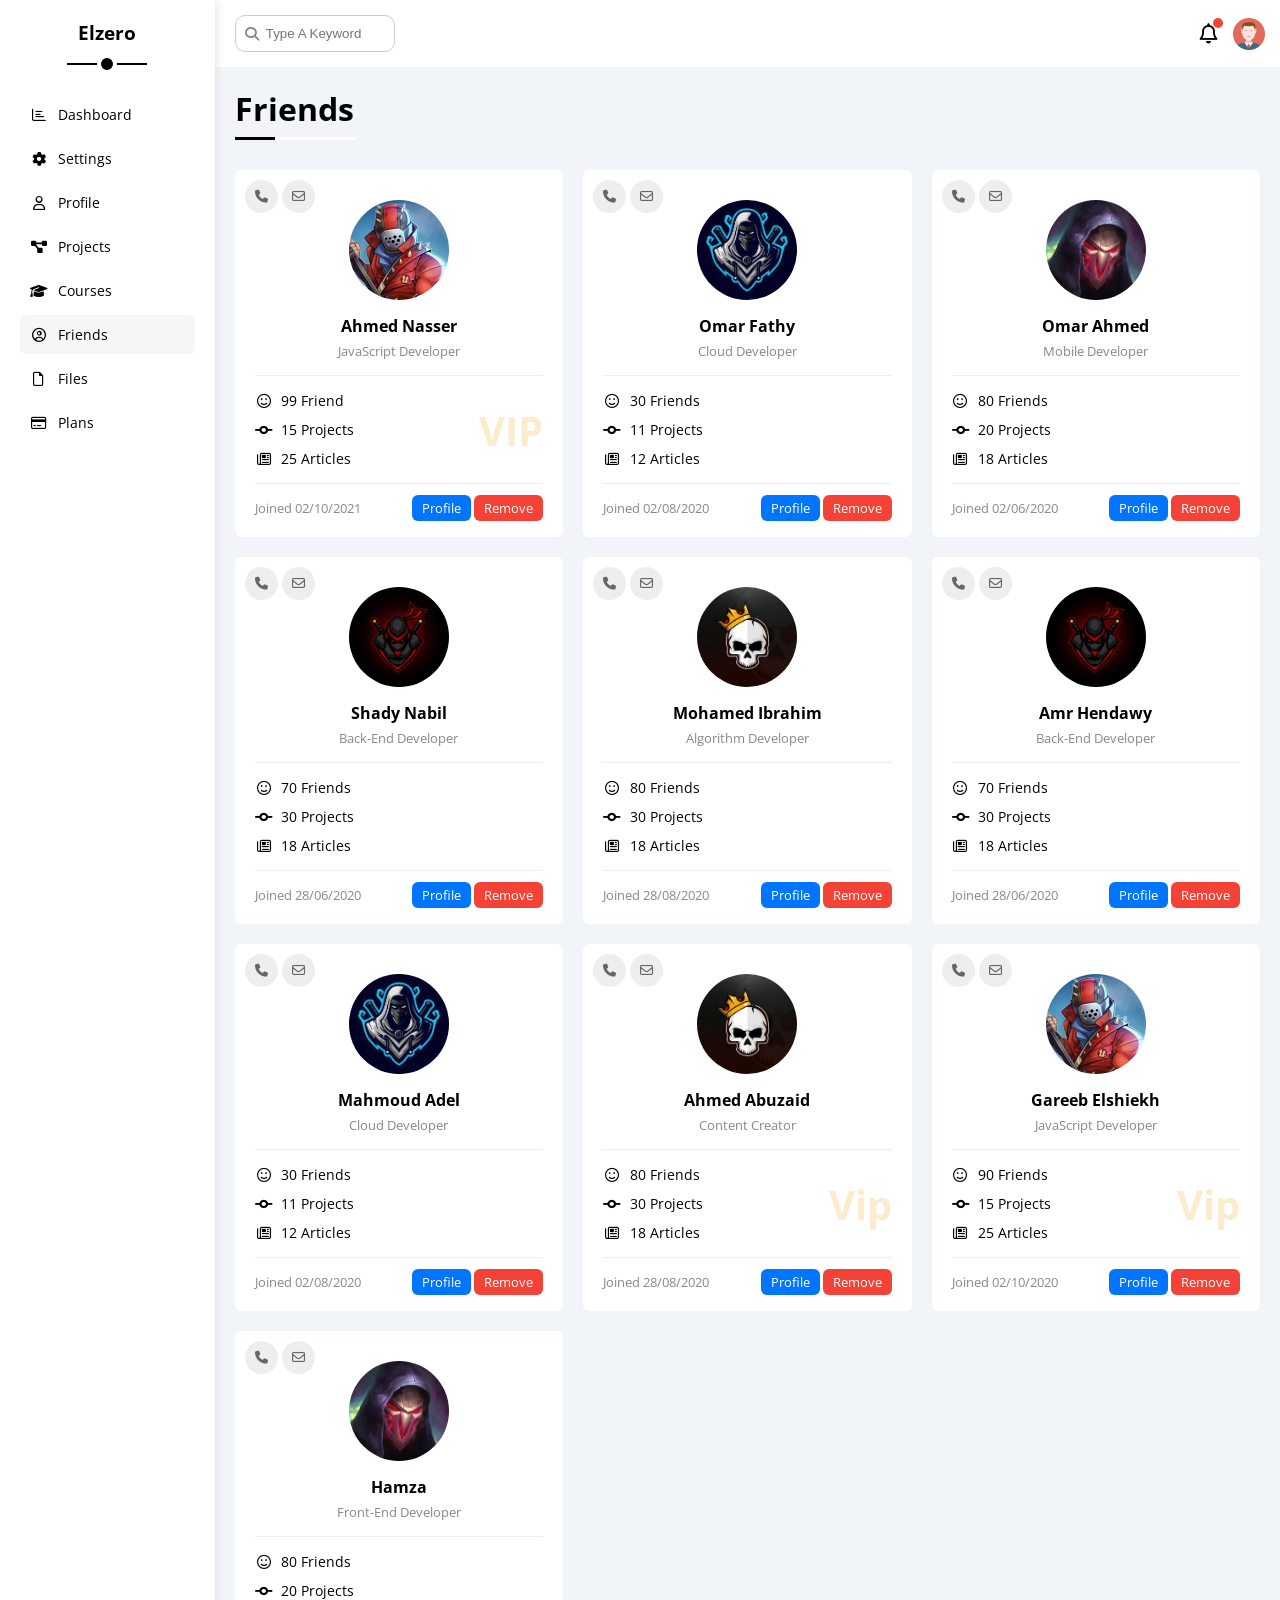
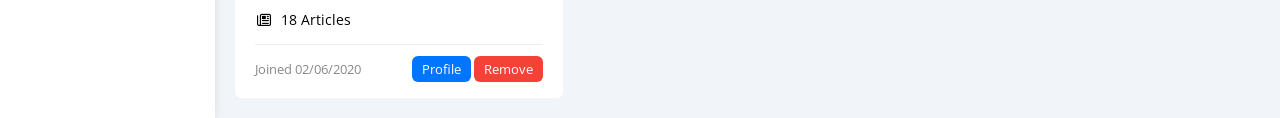
<file: friends.html>
<!DOCTYPE html>
<html lang="en">
  <head>
    <meta charset="UTF-8" />
    <meta http-equiv="X-UA-Compatible" content="IE=edge" />
    <meta name="viewport" content="width=device-width, initial-scale=1.0" />
    <title>Friends</title>
    <link rel="stylesheet" href="css/all.min.css" />
    <link rel="stylesheet" href="css/framework.css" />
    <link rel="stylesheet" href="css/master.css" />
    <link rel="preconnect" href="https://fonts.googleapis.com" />
    <link rel="preconnect" href="https://fonts.gstatic.com" crossorigin />
    <link href="https://fonts.googleapis.com/css2?family=Open+Sans:wght@300;500&display=swap" rel="stylesheet" />
  </head>
  <body>
    <div class="page d-flex">
      <div class="sidebar bg-white p-20 p-relative">
        <h3 class="p-relative txt-c mt-0">Elzero</h3>
        <ul>
          <li>
            <a class="d-flex align-center fs-14 c-black rad-6 p-10" href="index.html">
              <i class="fa-regular fa-chart-bar fa-fw"></i>
              <span>Dashboard</span>
            </a>
          </li>
          <li>
            <a class="d-flex align-center fs-14 c-black rad-6 p-10" href="settings.html">
              <i class="fa-solid fa-gear fa-fw"></i>
              <span>Settings</span>
            </a>
          </li>
          <li>
            <a class="d-flex align-center fs-14 c-black rad-6 p-10" href="profile.html">
              <i class="fa-regular fa-user fa-fw"></i>
              <span>Profile</span>
            </a>
          </li>
          <li>
            <a class="d-flex align-center fs-14 c-black rad-6 p-10" href="projects.html">
              <i class="fa-solid fa-diagram-project fa-fw"></i>
              <span>Projects</span>
            </a>
          </li>
          <li>
            <a class="d-flex align-center fs-14 c-black rad-6 p-10" href="courses.html">
              <i class="fa-solid fa-graduation-cap fa-fw"></i>
              <span>Courses</span>
            </a>
          </li>
          <li>
            <a class="active d-flex align-center fs-14 c-black rad-6 p-10" href="friends.html">
              <i class="fa-regular fa-circle-user fa-fw"></i>
              <span>Friends</span>
            </a>
          </li>
          <li>
            <a class="d-flex align-center fs-14 c-black rad-6 p-10" href="files.html">
              <i class="fa-regular fa-file fa-fw"></i>
              <span>Files</span>
            </a>
          </li>
          <li>
            <a class="d-flex align-center fs-14 c-black rad-6 p-10" href="plans.html">
              <i class="fa-regular fa-credit-card fa-fw"></i>
              <span>Plans</span>
            </a>
          </li>
        </ul>
      </div>
      <div class="content w-full">
        <!-- Start Head -->
        <div class="head bg-white p-15 between-flex">
          <div class="search p-relative">
            <input class="p-10" type="search" placeholder="Type A Keyword" />
          </div>
          <div class="icons d-flex align-center">
            <span class="notification p-relative">
              <i class="fa-regular fa-bell fa-lg"></i>
            </span>
            <img src="imgs/avatar.png" alt="" />
          </div>
        </div>
        <!-- End Head -->
        <h1 class="p-relative">Friends</h1>
        <div class="friends-page d-grid m-20 gap-20">
          <div class="friend bg-white rad-6 p-20 p-relative">
            <div class="contact">
              <i class="fa-solid fa-phone"></i>
              <i class="fa-regular fa-envelope"></i>
            </div>
            <div class="txt-c">
              <img class="rad-half mt-10 mb-10 w-100 h-100" src="imgs/friend-01.jpg" alt="" />
              <h4 class="m-0">Ahmed Nasser</h4>
              <p class="c-grey fs-13 mt-5 mb-0">JavaScript Developer</p>
            </div>
            <div class="icons fs-14 p-relative">
              <div class="mb-10">
                <i class="fa-regular fa-face-smile fa-fw"></i>
                <span>99 Friend</span>
              </div>
              <div class="mb-10">
                <i class="fa-solid fa-code-commit fa-fw"></i>
                <span>15 Projects</span>
              </div>
              <div>
                <i class="fa-regular fa-newspaper fa-fw"></i>
                <span>25 Articles</span>
              </div>
              <span class="vip fw-bold c-orange">VIP</span>
            </div>
            <div class="info between-flex fs-13">
              <span class="c-grey">Joined 02/10/2021</span>
              <div>
                <a class="bg-blue c-white btn-shape" href="profile.html">Profile</a>
                <a class="bg-red c-white btn-shape" href="#">Remove</a>
              </div>
            </div>
          </div>
          <div class="friend bg-white rad-6 p-20 p-relative">
            <div class="contact">
              <i class="fa-solid fa-phone"></i>
              <i class="fa-regular fa-envelope"></i>
            </div>
            <div class="txt-c">
              <img class="rad-half mt-10 mb-10 w-100 h-100" src="imgs/friend-02.jpg" alt="" />
              <h4 class="m-0">Omar Fathy</h4>
              <p class="c-grey fs-13 mt-5 mb-0">Cloud Developer</p>
            </div>
            <div class="icons fs-14 p-relative">
              <div class="mb-10">
                <i class="fa-regular fa-face-smile fa-fw"></i>
                <span>30 Friends</span>
              </div>
              <div class="mb-10">
                <i class="fa-solid fa-code-commit fa-fw"></i>
                <span>11 Projects</span>
              </div>
              <div>
                <i class="fa-regular fa-newspaper fa-fw"></i>
                <span>12 Articles</span>
              </div>
            </div>
            <div class="info between-flex fs-13">
              <span class="c-grey">Joined 02/08/2020</span>
              <div>
                <a class="bg-blue c-white btn-shape" href="profile.html">Profile</a>
                <a class="bg-red c-white btn-shape" href="">Remove</a>
              </div>
            </div>
          </div>
          <div class="friend bg-white rad-6 p-20 p-relative">
            <div class="contact">
              <i class="fa-solid fa-phone"></i>
              <i class="fa-regular fa-envelope"></i>
            </div>
            <div class="txt-c">
              <img class="rad-half mt-10 mb-10 w-100 h-100" src="imgs/friend-03.jpg" alt="" />
              <h4 class="m-0">Omar Ahmed</h4>
              <p class="c-grey fs-13 mt-5 mb-0">Mobile Developer</p>
            </div>
            <div class="icons fs-14 p-relative">
              <div class="mb-10">
                <i class="fa-regular fa-face-smile fa-fw"></i>
                <span>80 Friends</span>
              </div>
              <div class="mb-10">
                <i class="fa-solid fa-code-commit fa-fw"></i>
                <span>20 Projects</span>
              </div>
              <div>
                <i class="fa-regular fa-newspaper fa-fw"></i>
                <span>18 Articles</span>
              </div>
            </div>
            <div class="info between-flex fs-13">
              <span class="c-grey">Joined 02/06/2020</span>
              <div>
                <a class="bg-blue c-white btn-shape" href="profile.html">Profile</a>
                <a class="bg-red c-white btn-shape" href="">Remove</a>
              </div>
            </div>
          </div>
          <div class="friend bg-white rad-6 p-20 p-relative">
            <div class="contact">
              <i class="fa-solid fa-phone"></i>
              <i class="fa-regular fa-envelope"></i>
            </div>
            <div class="txt-c">
              <img class="rad-half mt-10 mb-10 w-100 h-100" src="imgs/friend-04.jpg" alt="" />
              <h4 class="m-0">Shady Nabil</h4>
              <p class="c-grey fs-13 mt-5 mb-0">Back-End Developer</p>
            </div>
            <div class="icons fs-14 p-relative">
              <div class="mb-10">
                <i class="fa-regular fa-face-smile fa-fw"></i>
                <span>70 Friends</span>
              </div>
              <div class="mb-10">
                <i class="fa-solid fa-code-commit fa-fw"></i>
                <span>30 Projects</span>
              </div>
              <div>
                <i class="fa-regular fa-newspaper fa-fw"></i>
                <span>18 Articles</span>
              </div>
            </div>
            <div class="info between-flex fs-13">
              <span class="c-grey">Joined 28/06/2020</span>
              <div>
                <a class="bg-blue c-white btn-shape" href="profile.html">Profile</a>
                <a class="bg-red c-white btn-shape" href="">Remove</a>
              </div>
            </div>
          </div>
          <div class="friend bg-white rad-6 p-20 p-relative">
            <div class="contact">
              <i class="fa-solid fa-phone"></i>
              <i class="fa-regular fa-envelope"></i>
            </div>
            <div class="txt-c">
              <img class="rad-half mt-10 mb-10 w-100 h-100" src="imgs/friend-05.jpg" alt="" />
              <h4 class="m-0">Mohamed Ibrahim</h4>
              <p class="c-grey fs-13 mt-5 mb-0">Algorithm Developer</p>
            </div>
            <div class="icons fs-14 p-relative">
              <div class="mb-10">
                <i class="fa-regular fa-face-smile fa-fw"></i>
                <span>80 Friends</span>
              </div>
              <div class="mb-10">
                <i class="fa-solid fa-code-commit fa-fw"></i>
                <span>30 Projects</span>
              </div>
              <div>
                <i class="fa-regular fa-newspaper fa-fw"></i>
                <span>18 Articles</span>
              </div>
            </div>
            <div class="info between-flex fs-13">
              <span class="c-grey">Joined 28/08/2020</span>
              <div>
                <a class="bg-blue c-white btn-shape" href="profile.html">Profile</a>
                <a class="bg-red c-white btn-shape" href="">Remove</a>
              </div>
            </div>
          </div>
          <div class="friend bg-white rad-6 p-20 p-relative">
            <div class="contact">
              <i class="fa-solid fa-phone"></i>
              <i class="fa-regular fa-envelope"></i>
            </div>
            <div class="txt-c">
              <img class="rad-half mt-10 mb-10 w-100 h-100" src="imgs/friend-04.jpg" alt="" />
              <h4 class="m-0">Amr Hendawy</h4>
              <p class="c-grey fs-13 mt-5 mb-0">Back-End Developer</p>
            </div>
            <div class="icons fs-14 p-relative">
              <div class="mb-10">
                <i class="fa-regular fa-face-smile fa-fw"></i>
                <span>70 Friends</span>
              </div>
              <div class="mb-10">
                <i class="fa-solid fa-code-commit fa-fw"></i>
                <span>30 Projects</span>
              </div>
              <div>
                <i class="fa-regular fa-newspaper fa-fw"></i>
                <span>18 Articles</span>
              </div>
            </div>
            <div class="info between-flex fs-13">
              <span class="c-grey">Joined 28/06/2020</span>
              <div>
                <a class="bg-blue c-white btn-shape" href="profile.html">Profile</a>
                <a class="bg-red c-white btn-shape" href="">Remove</a>
              </div>
            </div>
          </div>
          <div class="friend bg-white rad-6 p-20 p-relative">
            <div class="contact">
              <i class="fa-solid fa-phone"></i>
              <i class="fa-regular fa-envelope"></i>
            </div>
            <div class="txt-c">
              <img class="rad-half mt-10 mb-10 w-100 h-100" src="imgs/friend-02.jpg" alt="" />
              <h4 class="m-0">Mahmoud Adel</h4>
              <p class="c-grey fs-13 mt-5 mb-0">Cloud Developer</p>
            </div>
            <div class="icons fs-14 p-relative">
              <div class="mb-10">
                <i class="fa-regular fa-face-smile fa-fw"></i>
                <span>30 Friends</span>
              </div>
              <div class="mb-10">
                <i class="fa-solid fa-code-commit fa-fw"></i>
                <span>11 Projects</span>
              </div>
              <div>
                <i class="fa-regular fa-newspaper fa-fw"></i>
                <span>12 Articles</span>
              </div>
            </div>
            <div class="info between-flex fs-13">
              <span class="c-grey">Joined 02/08/2020</span>
              <div>
                <a class="bg-blue c-white btn-shape" href="profile.html">Profile</a>
                <a class="bg-red c-white btn-shape" href="">Remove</a>
              </div>
            </div>
          </div>
          <div class="friend bg-white rad-6 p-20 p-relative">
            <div class="contact">
              <i class="fa-solid fa-phone"></i>
              <i class="fa-regular fa-envelope"></i>
            </div>
            <div class="txt-c">
              <img class="rad-half mt-10 mb-10 w-100 h-100" src="imgs/friend-05.jpg" alt="" />
              <h4 class="m-0">Ahmed Abuzaid</h4>
              <p class="c-grey fs-13 mt-5 mb-0">Content Creator</p>
            </div>
            <div class="icons fs-14 p-relative">
              <div class="mb-10">
                <i class="fa-regular fa-face-smile fa-fw"></i>
                <span>80 Friends</span>
              </div>
              <div class="mb-10">
                <i class="fa-solid fa-code-commit fa-fw"></i>
                <span>30 Projects</span>
              </div>
              <div>
                <i class="fa-regular fa-newspaper fa-fw"></i>
                <span>18 Articles</span>
              </div>
              <span class="vip fw-bold c-orange">Vip</span>
            </div>
            <div class="info between-flex fs-13">
              <span class="c-grey">Joined 28/08/2020</span>
              <div>
                <a class="bg-blue c-white btn-shape" href="profile.html">Profile</a>
                <a class="bg-red c-white btn-shape" href="">Remove</a>
              </div>
            </div>
          </div>
          <div class="friend bg-white rad-6 p-20 p-relative">
            <div class="contact">
              <i class="fa-solid fa-phone"></i>
              <i class="fa-regular fa-envelope"></i>
            </div>
            <div class="txt-c">
              <img class="rad-half mt-10 mb-10 w-100 h-100" src="imgs/friend-01.jpg" alt="" />
              <h4 class="m-0">Gareeb Elshiekh</h4>
              <p class="c-grey fs-13 mt-5 mb-0">JavaScript Developer</p>
            </div>
            <div class="icons fs-14 p-relative">
              <div class="mb-10">
                <i class="fa-regular fa-face-smile fa-fw"></i>
                <span>90 Friends</span>
              </div>
              <div class="mb-10">
                <i class="fa-solid fa-code-commit fa-fw"></i>
                <span>15 Projects</span>
              </div>
              <div>
                <i class="fa-regular fa-newspaper fa-fw"></i>
                <span>25 Articles</span>
              </div>
              <span class="vip fw-bold c-orange">Vip</span>
            </div>
            <div class="info between-flex fs-13">
              <span class="c-grey">Joined 02/10/2020</span>
              <div>
                <a class="bg-blue c-white btn-shape" href="profile.html">Profile</a>
                <a class="bg-red c-white btn-shape" href="">Remove</a>
              </div>
            </div>
          </div>
          <div class="friend bg-white rad-6 p-20 p-relative">
            <div class="contact">
              <i class="fa-solid fa-phone"></i>
              <i class="fa-regular fa-envelope"></i>
            </div>
            <div class="txt-c">
              <img class="rad-half mt-10 mb-10 w-100 h-100" src="imgs/friend-03.jpg" alt="" />
              <h4 class="m-0">Hamza</h4>
              <p class="c-grey fs-13 mt-5 mb-0">Front-End Developer</p>
            </div>
            <div class="icons fs-14 p-relative">
              <div class="mb-10">
                <i class="fa-regular fa-face-smile fa-fw"></i>
                <span>80 Friends</span>
              </div>
              <div class="mb-10">
                <i class="fa-solid fa-code-commit fa-fw"></i>
                <span>20 Projects</span>
              </div>
              <div>
                <i class="fa-regular fa-newspaper fa-fw"></i>
                <span>18 Articles</span>
              </div>
            </div>
            <div class="info between-flex fs-13">
              <span class="c-grey">Joined 02/06/2020</span>
              <div>
                <a class="bg-blue c-white btn-shape" href="profile.html">Profile</a>
                <a class="bg-red c-white btn-shape" href="">Remove</a>
              </div>
            </div>
          </div>
        </div>
      </div>
    </div>
  </body>
</html>
</file>
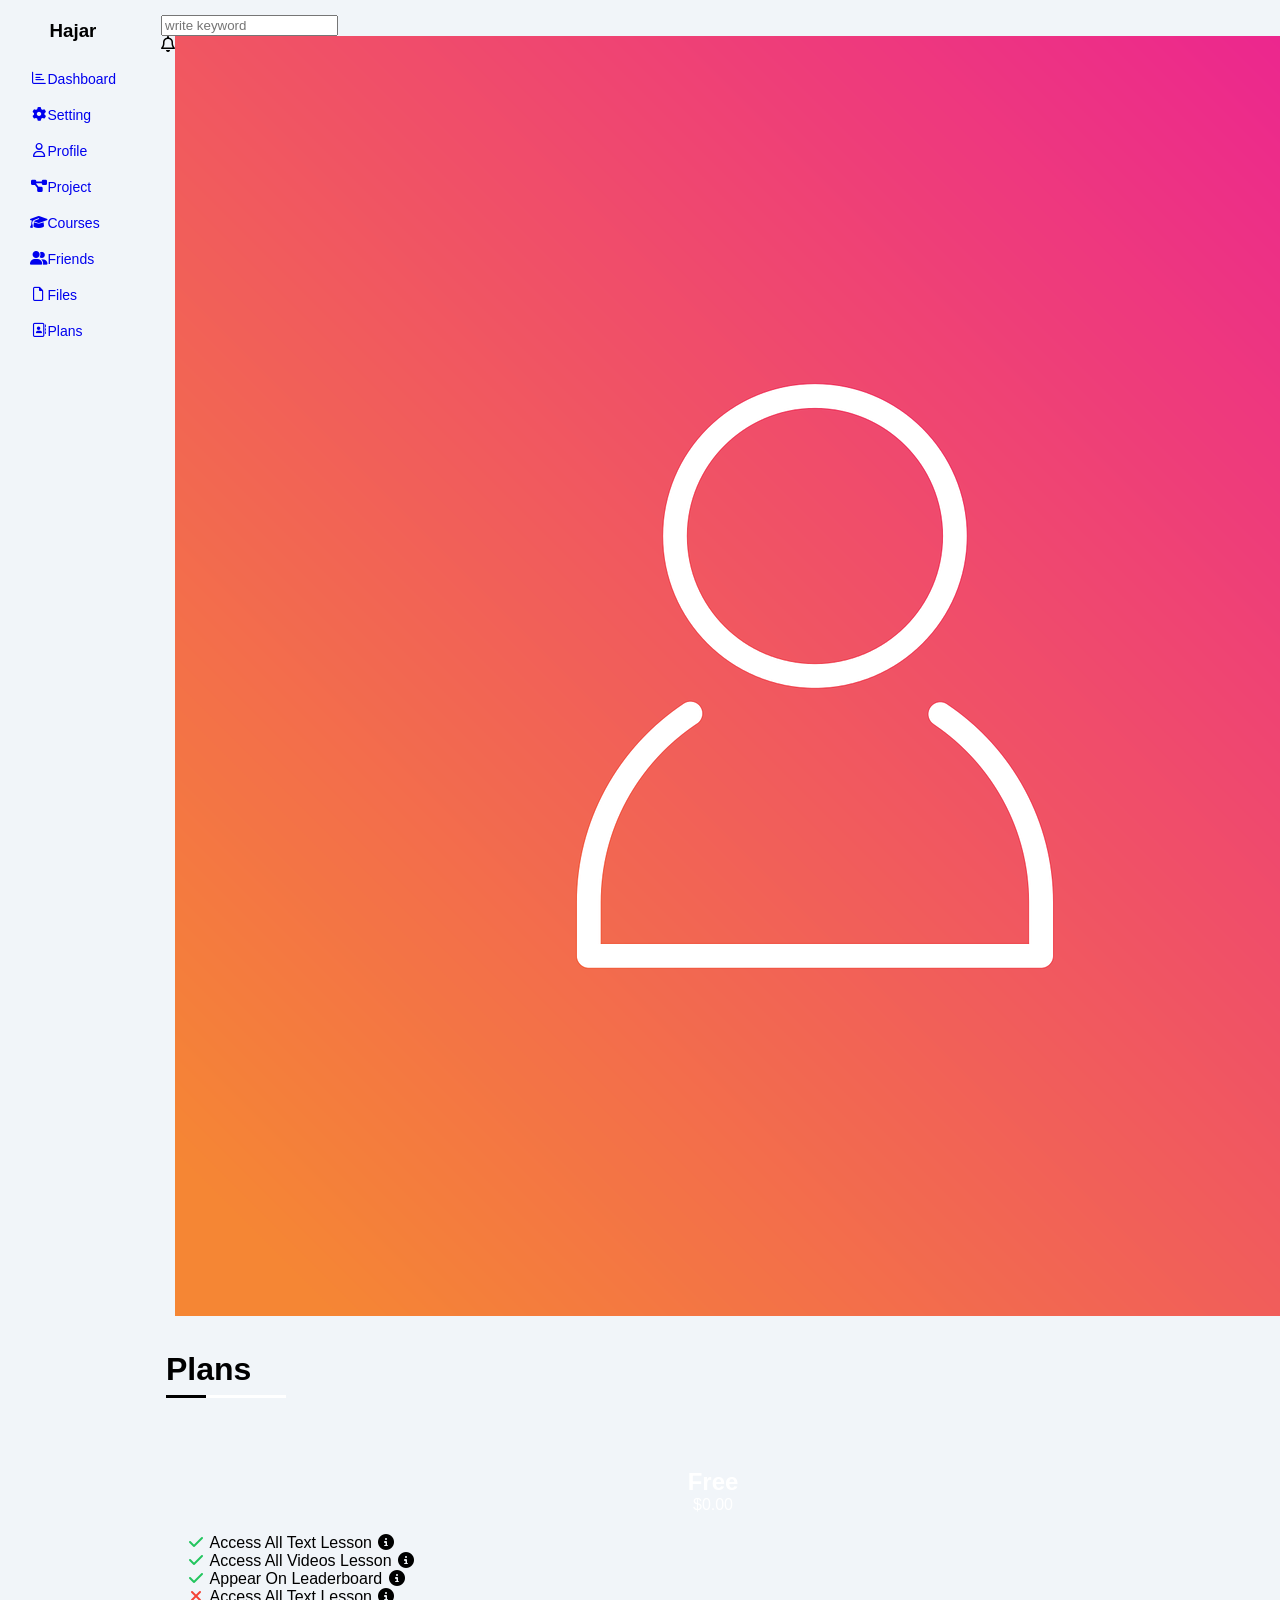
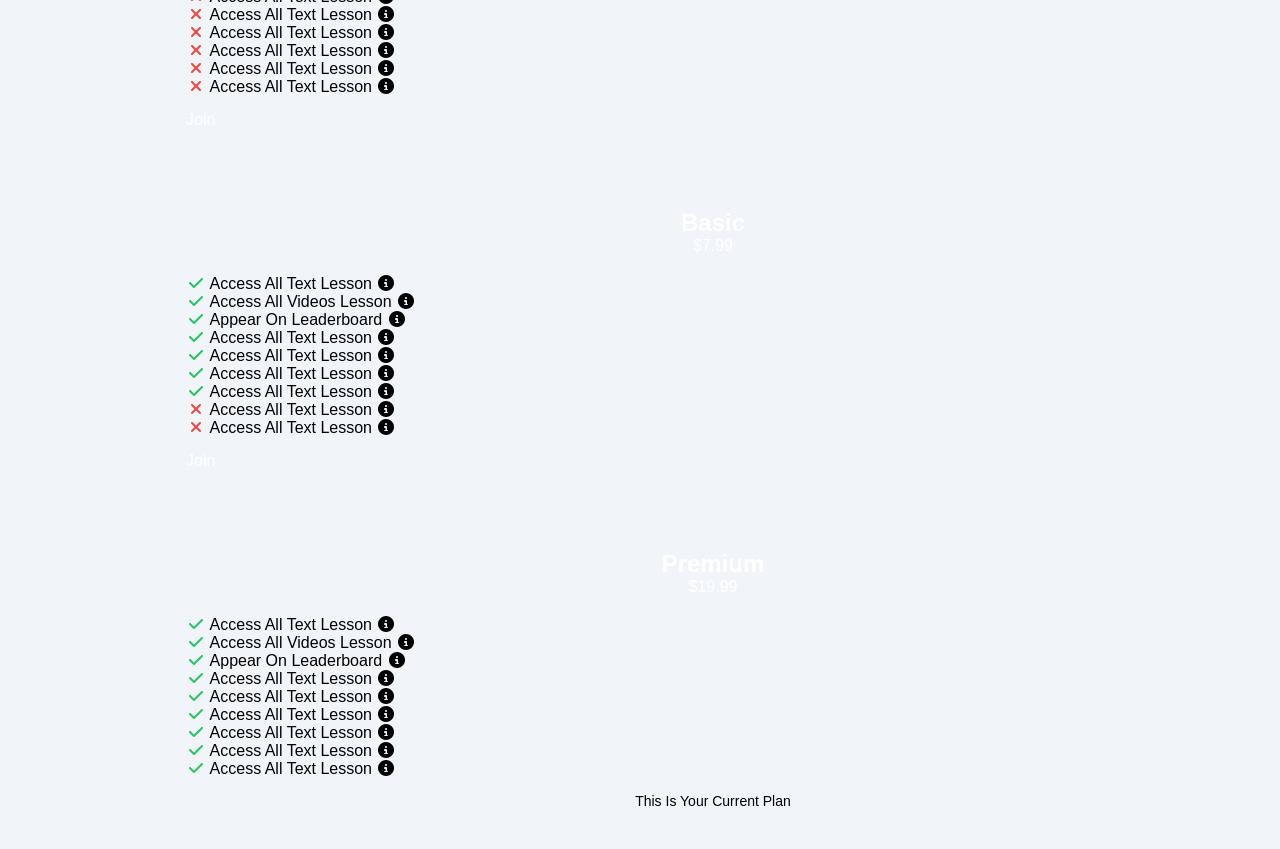
<file: plan.html>
<!DOCTYPE html>
<html lang="en">
<head>
    <meta charset="UTF-8">
    <meta name="viewport" content="width=device-width, initial-scale=1.0">
    <title>Dashboard</title>
    <link rel="stylesheet" href=".//css/all.min.css">
    <link rel="stylesheet" href=".//css/framework.css">
    <link rel="stylesheet" href=".//css/master.css">
    <!--font awesome-->
    
    <!--google fonts-->
    <link rel="preconnect" href="https://fonts.googleapis.com" />
    <link rel="preconnect" href="https://fonts.gstatic.com" crossorigin />
    <link href="https://fonts.googleapis.com/css2?family=Cairo:wght@300;400;700&display=swap" rel="stylesheet"/>
</head>
<body>
<!-- start friend page -->
<div class="page d-flex">
    <div class="side-bar  p-20 bg-w p-relative">
      <h3 class="txt-c mt-0 p-relative">Hajar</h3>
      <ul>
       <li>
        <a href="index.html" class=" b-c fs-14 p-10 rad-6 d-flex align-c">
            <i class="fa-regular fa-chart-bar fa-fw"></i>
            <span>Dashboard</span>
        </a>
       </li>
       <li>
        <a href="setting.html" class=" b-c fs-14 p-10 rad-6 d-flex align-c">
            <i class="fa-solid fa-gear fa-fw"></i>
            <span>Setting</span>
        </a>
       </li>
       <li>
        <a href="profile.html" class="   b-c fs-14 p-10 rad-6 d-flex align-c">
            <i class="fa-regular fa-user fa-fw"></i>
            <span>Profile</span>
        </a>
       </li>
       <li>
        <a href="projects.html" class=" b-c fs-14 p-10 rad-6 d-flex align-c">
            <i class="fa-solid fa-diagram-project fa-fw"></i>
            <span>Project</span>
        </a>
       </li>
       <li>
        <a href="Courses.html" class=" b-c fs-14 p-10 rad-6 d-flex align-c">
            <i class="fa-solid fa-graduation-cap fa-fw"></i>
            <span>Courses</span>
        </a>
       </li>
       <li>
        <a href="friends.html" class="  b-c fs-14 p-10 rad-6 d-flex align-c">
            <i class="fa-solid fa-user-group fa-fw"></i>
            <span>Friends</span>
        </a>
       </li>
       <li>
        <a href="files.html" class="   b-c fs-14 p-10 rad-6 d-flex align-c">
            <i class="fa-regular fa-file fa-fw"></i>
            <span>Files</span>
        </a>
       </li>
       <li>
        <a href="Plans.html" class=" active b-c fs-14 p-10 rad-6 d-flex align-c">
            <i class="fa-regular fa-address-book fa-fw"></i>
            <span>Plans</span>
        </a>
       </li>
      </ul>
    </div>
    <div class="content full-width">
        <div class="header flex-between bg-w p-15">
            <div class="search p-relative">
              <input type="search" placeholder="write keyword">
            </div>
            <div class="icons d-flex align-c">
                <span class="notification p-relative">
                <i class="fa-regular fa-bell"></i>
            </span>
               <img src="./images/head pro.webp" alt="">
            </div>
        </div>
        <h1 class="p-relative">Plans</h1>
        <div class="plans-wrapper d-grid gap-20 m-20">
        <div class="plans-box p-20 bg-w green">
            <div class=" parent c-white  txt-c p-20">
                <h2 class="m-0">Free</h2>
                <div class="price"> <span>$</span>0.00 </div>      
        </div>
       
        <div class="plans-sma-box f-space-btw ">
            <i class="fa-solid fa-check fa-fw tricks c-green"></i>
            <span class="fat">Access All Text Lesson</span>
            <i class="fa-solid fa-circle-info fa-fw c-gray info"></i>
        </div>
        <div class="plans-sma-box f-space-btw ">
            <i class="fa-solid fa-check fa-fw tricks c-green"></i>
            <span class="fat">Access All Videos Lesson</span>
            <i class="fa-solid fa-circle-info fa-fw c-gray info"></i>
        </div>
        <div class="plans-sma-box f-space-btw ">
            <i class="fa-solid fa-check fa-fw tricks c-green"></i>
            <span class="fat ">Appear On Leaderboard</span>
            <i class="fa-solid fa-circle-info fa-fw c-gray info"></i>
        </div>
        <div class="plans-sma-box f-space-btw  ">
            <i class="fa-solid  fa-xmark fa-fw tricks c-red"></i>
            <span class="fat ">Access All Text Lesson</span>
            <i class="fa-solid fa-circle-info fa-fw c-gray info"></i>
        </div>
        <div class="plans-sma-box f-space-btw  ">
            <i class="fa-solid  fa-xmark fa-fw tricks c-red "></i>
            <span class="fat">Access All Text Lesson</span>
            <i class="fa-solid fa-circle-info fa-fw c-gray info"></i>
        </div>
        <div class="plans-sma-box f-space-btw   ">
            <i class="fa-solid  fa-xmark fa-fw tricks c-red "></i>
            <span class="fat">Access All Text Lesson</span>
            <i class="fa-solid fa-circle-info fa-fw c-gray info"></i>
        </div>
        <div class="plans-sma-box f-space-btw  ">
            <i class="fa-solid  fa-xmark fa-fw tricks c-red "></i>
            <span class="fat">Access All Text Lesson</span>
            <i class="fa-solid fa-circle-info fa-fw c-gray info"></i>
        </div>
        <div class="plans-sma-box f-space-btw  ">
            <i class="fa-solid  fa-xmark fa-fw tricks c-red "></i>
            <span class="fat">Access All Text Lesson</span>
            <i class="fa-solid fa-circle-info fa-fw c-gray info"></i>
        </div>
        <div class="plans-sma-box f-space-btw  ">
            <i class="fa-solid fa-xmark fa-fw tricks c-red "></i>
            <span class="fat">Access All Text Lesson</span>
            <i class="fa-solid fa-circle-info fa-fw c-gray info"></i>
        </div>
        <a href="#" class=" anchor submit-shape mt-15 c-white  d-block fit-content">Join</a>
        </div>
        <div class="plans-box p-20 bg-w blue">
            <div class=" parent c-white  txt-c p-20">
                <h2 class="m-0">Basic</h2>
                <div class="price"> <span>$</span>7.99 </div>      
        </div>
       
        <div class="plans-sma-box f-space-btw ">
            <i class="fa-solid fa-check fa-fw tricks c-green"></i>
            <span class="fat">Access All Text Lesson</span>
            <i class="fa-solid fa-circle-info fa-fw c-gray info"></i>
        </div>
        <div class="plans-sma-box f-space-btw ">
            <i class="fa-solid fa-check fa-fw tricks c-green"></i>
            <span class="fat">Access All Videos Lesson</span>
            <i class="fa-solid fa-circle-info fa-fw c-gray info"></i>
        </div>
        <div class="plans-sma-box f-space-btw ">
            <i class="fa-solid fa-check fa-fw tricks c-green"></i>
            <span class="fat ">Appear On Leaderboard</span>
            <i class="fa-solid fa-circle-info fa-fw c-gray info"></i>
        </div>
        <div class="plans-sma-box f-space-btw  ">
            <i class="fa-solid fa-check fa-fw tricks c-green"></i>
            <span class="fat ">Access All Text Lesson</span>
            <i class="fa-solid fa-circle-info fa-fw c-gray info"></i>
        </div>
        <div class="plans-sma-box f-space-btw  ">
            <i class="fa-solid  fa-check fa-fw tricks c-green "></i>
            <span class="fat">Access All Text Lesson</span>
            <i class="fa-solid fa-circle-info fa-fw c-gray info"></i>
        </div>
        <div class="plans-sma-box f-space-btw   ">
            <i class="fa-solid fa-check fa-fw tricks c-green "></i>
            <span class="fat">Access All Text Lesson</span>
            <i class="fa-solid fa-circle-info fa-fw c-gray info"></i>
        </div>
        <div class="plans-sma-box f-space-btw  ">
            <i class="fa-solid fa-check fa-fw tricks c-green "></i>
            <span class="fat">Access All Text Lesson</span>
            <i class="fa-solid fa-circle-info fa-fw c-gray info"></i>
        </div>
        <div class="plans-sma-box f-space-btw  ">
            <i class="fa-solid  fa-xmark fa-fw tricks c-red "></i>
            <span class="fat">Access All Text Lesson</span>
            <i class="fa-solid fa-circle-info fa-fw c-gray info"></i>
        </div>
        <div class="plans-sma-box f-space-btw  ">
            <i class="fa-solid fa-xmark fa-fw tricks c-red "></i>
            <span class="fat">Access All Text Lesson</span>
            <i class="fa-solid fa-circle-info fa-fw c-gray info"></i>
        </div>
        <a href="#" class=" anchor submit-shape mt-15 c-white  d-block fit-content">Join</a>
        </div>
        <div class="plans-box p-20 bg-w orange">
            <div class=" parent c-white  txt-c p-20">
                <h2 class="m-0">Premium</h2>
                <div class="price"> <span>$</span>19.99 </div>      
        </div>
       
        <div class="plans-sma-box f-space-btw ">
            <i class="fa-solid fa-check fa-fw tricks c-green"></i>
            <span class="fat">Access All Text Lesson</span>
            <i class="fa-solid fa-circle-info fa-fw c-gray info"></i>
        </div>
        <div class="plans-sma-box f-space-btw ">
            <i class="fa-solid fa-check fa-fw tricks c-green"></i>
            <span class="fat">Access All Videos Lesson</span>
            <i class="fa-solid fa-circle-info fa-fw c-gray info"></i>
        </div>
        <div class="plans-sma-box f-space-btw ">
            <i class="fa-solid fa-check fa-fw tricks c-green"></i>
            <span class="fat ">Appear On Leaderboard</span>
            <i class="fa-solid fa-circle-info fa-fw c-gray info"></i>
        </div>
        <div class="plans-sma-box f-space-btw  ">
            <i class="fa-solid fa-check fa-fw tricks c-green"></i>
            <span class="fat ">Access All Text Lesson</span>
            <i class="fa-solid fa-circle-info fa-fw c-gray info"></i>
        </div>
        <div class="plans-sma-box f-space-btw  ">
            <i class="fa-solid  fa-check fa-fw tricks c-green "></i>
            <span class="fat">Access All Text Lesson</span>
            <i class="fa-solid fa-circle-info fa-fw c-gray info"></i>
        </div>
        <div class="plans-sma-box f-space-btw   ">
            <i class="fa-solid fa-check fa-fw tricks c-green "></i>
            <span class="fat">Access All Text Lesson</span>
            <i class="fa-solid fa-circle-info fa-fw c-gray info"></i>
        </div>
        <div class="plans-sma-box f-space-btw  ">
            <i class="fa-solid fa-check fa-fw tricks c-green "></i>
            <span class="fat">Access All Text Lesson</span>
            <i class="fa-solid fa-circle-info fa-fw c-gray info"></i>
        </div>
        <div class="plans-sma-box f-space-btw  ">
            <i class="fa-solid  fa-check fa-fw tricks c-green "></i>
            <span class="fat">Access All Text Lesson</span>
            <i class="fa-solid fa-circle-info fa-fw c-gray info"></i>
        </div>
        <div class="plans-sma-box f-space-btw  ">
            <i class="fa-solid fa-check fa-fw tricks c-green "></i>
            <span class="fat">Access All Text Lesson</span>
            <i class="fa-solid fa-circle-info fa-fw c-gray info"></i>
        </div>
        <span class="c-gray fs-14 txt-c d-block mt-15">This Is Your Current Plan</span>
        </div>
        </div>
         </div>
        </div>
        </body>
        </html>
</file>
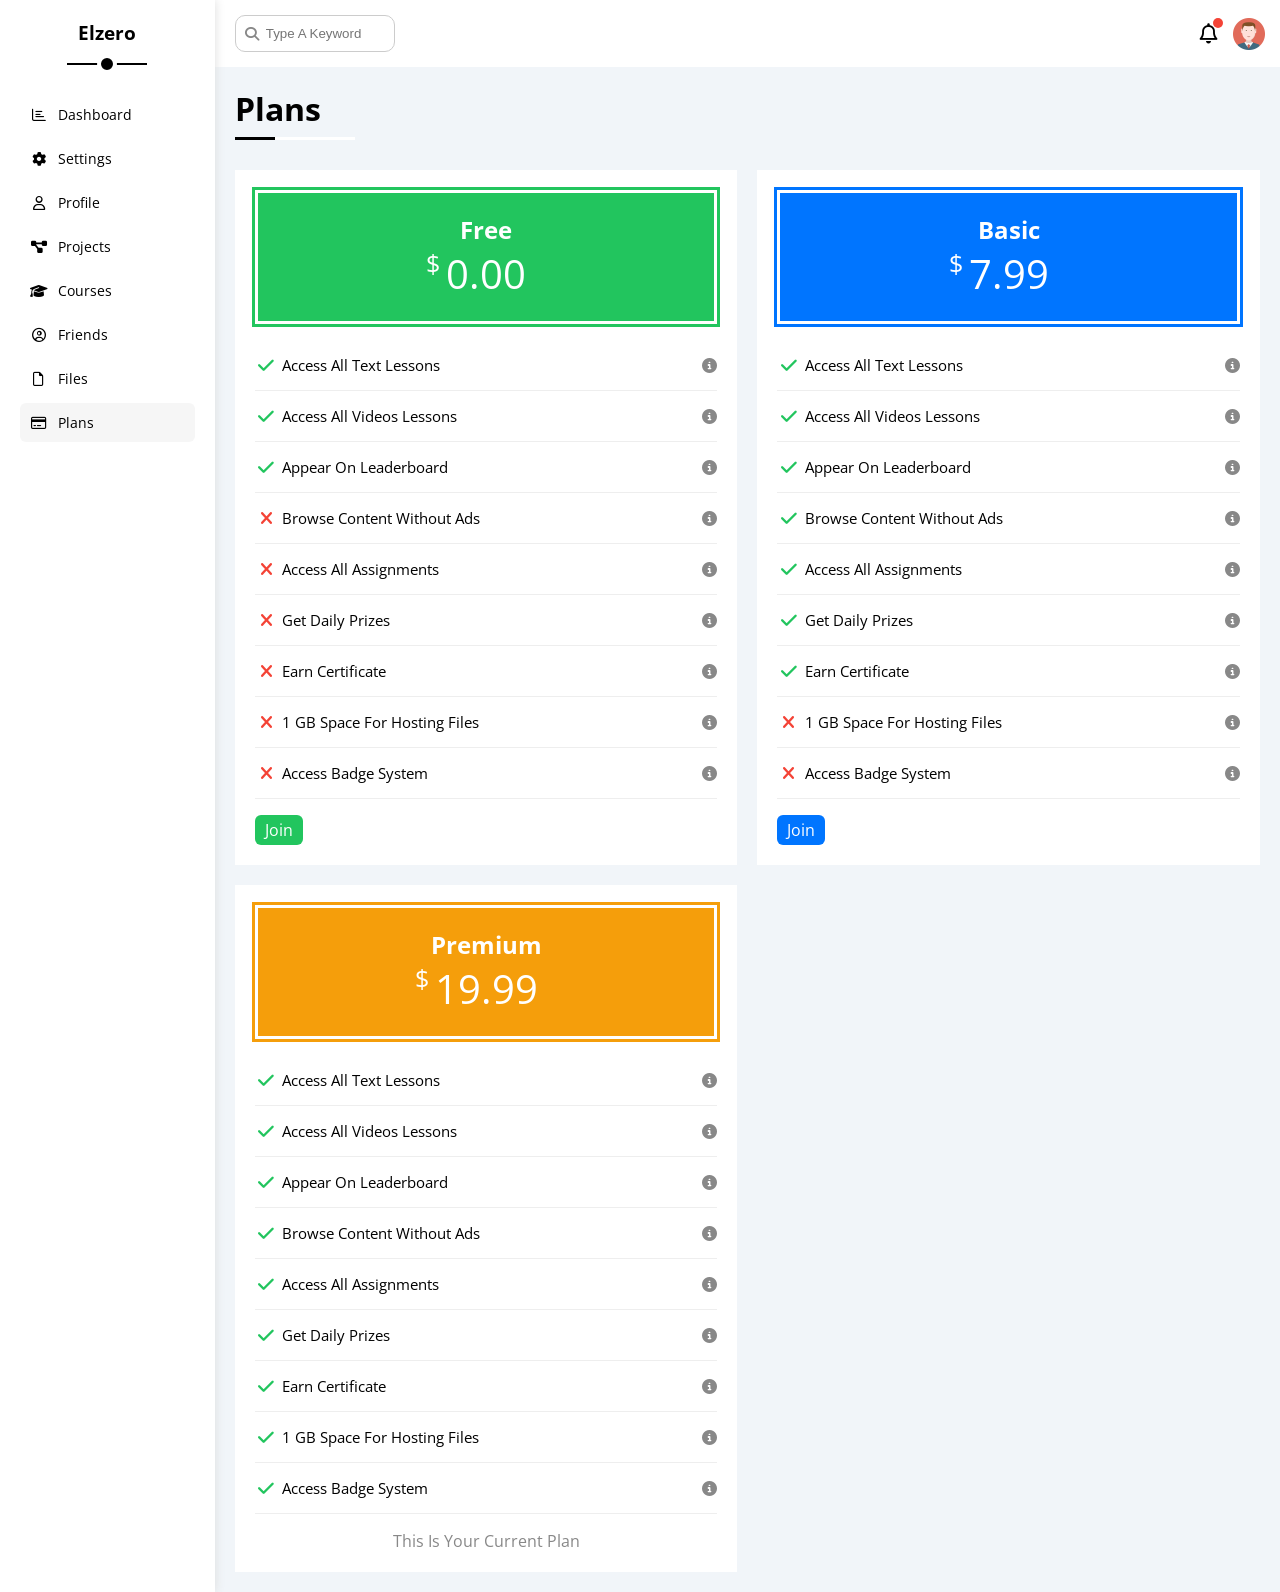
<file: plans.html>
<!DOCTYPE html>
<html lang="en">
  <head>
    <meta charset="UTF-8" />
    <meta http-equiv="X-UA-Compatible" content="IE=edge" />
    <meta name="viewport" content="width=device-width, initial-scale=1.0" />
    <title>Plans</title>
    <link rel="stylesheet" href="css/all.min.css" />
    <link rel="stylesheet" href="css/framework.css" />
    <link rel="stylesheet" href="css/master.css" />
    <link rel="preconnect" href="https://fonts.googleapis.com" />
    <link rel="preconnect" href="https://fonts.gstatic.com" crossorigin />
    <link href="https://fonts.googleapis.com/css2?family=Open+Sans:wght@300;500&display=swap" rel="stylesheet" />
  </head>
  <body>
    <div class="page d-flex">
      <div class="sidebar bg-white p-20 p-relative">
        <h3 class="p-relative txt-c mt-0">Elzero</h3>
        <ul>
          <li>
            <a class="d-flex align-center fs-14 c-black rad-6 p-10" href="index.html">
              <i class="fa-regular fa-chart-bar fa-fw"></i>
              <span>Dashboard</span>
            </a>
          </li>
          <li>
            <a class="d-flex align-center fs-14 c-black rad-6 p-10" href="settings.html">
              <i class="fa-solid fa-gear fa-fw"></i>
              <span>Settings</span>
            </a>
          </li>
          <li>
            <a class="d-flex align-center fs-14 c-black rad-6 p-10" href="profile.html">
              <i class="fa-regular fa-user fa-fw"></i>
              <span>Profile</span>
            </a>
          </li>
          <li>
            <a class="d-flex align-center fs-14 c-black rad-6 p-10" href="projects.html">
              <i class="fa-solid fa-diagram-project fa-fw"></i>
              <span>Projects</span>
            </a>
          </li>
          <li>
            <a class="d-flex align-center fs-14 c-black rad-6 p-10" href="courses.html">
              <i class="fa-solid fa-graduation-cap fa-fw"></i>
              <span>Courses</span>
            </a>
          </li>
          <li>
            <a class="d-flex align-center fs-14 c-black rad-6 p-10" href="friends.html">
              <i class="fa-regular fa-circle-user fa-fw"></i>
              <span>Friends</span>
            </a>
          </li>
          <li>
            <a class="d-flex align-center fs-14 c-black rad-6 p-10" href="files.html">
              <i class="fa-regular fa-file fa-fw"></i>
              <span>Files</span>
            </a>
          </li>
          <li>
            <a class="active d-flex align-center fs-14 c-black rad-6 p-10" href="plans.html">
              <i class="fa-regular fa-credit-card fa-fw"></i>
              <span>Plans</span>
            </a>
          </li>
        </ul>
      </div>
      <div class="content w-full">
        <!-- Start Head -->
        <div class="head bg-white p-15 between-flex">
          <div class="search p-relative">
            <input class="p-10" type="search" placeholder="Type A Keyword" />
          </div>
          <div class="icons d-flex align-center">
            <span class="notification p-relative">
              <i class="fa-regular fa-bell fa-lg"></i>
            </span>
            <img src="imgs/avatar.png" alt="" />
          </div>
        </div>
        <!-- End Head -->
        <h1 class="p-relative">Plans</h1>
        <div class="plans-page d-grid m-20 gap-20">
          <div class="plan green bg-white p-20">
            <div class="top bg-green txt-c p-20">
              <h2 class="m-0 c-white">Free</h2>
              <div class="price c-white"><span>$</span>0.00</div>
            </div>
            <ul>
              <li>
                <i class="fa-solid fa-check fa-fw yes"></i>
                <span>Access All Text Lessons</span>
                <i class="fa-solid fa-circle-info help"></i>
              </li>
              <li>
                <i class="fa-solid fa-check fa-fw yes"></i>
                <span>Access All Videos Lessons</span>
                <i class="fa-solid fa-circle-info help"></i>
              </li>
              <li>
                <i class="fa-solid fa-check fa-fw yes"></i>
                <span>Appear On Leaderboard</span>
                <i class="fa-solid fa-circle-info help"></i>
              </li>
              <li>
                <i class="fa-solid fa-xmark fa-fw"></i>
                <span>Browse Content Without Ads</span>
                <i class="fa-solid fa-circle-info help"></i>
              </li>
              <li>
                <i class="fa-solid fa-xmark fa-fw"></i>
                <span>Access All Assignments</span>
                <i class="fa-solid fa-circle-info help"></i>
              </li>
              <li>
                <i class="fa-solid fa-xmark fa-fw"></i>
                <span>Get Daily Prizes</span>
                <i class="fa-solid fa-circle-info help"></i>
              </li>
              <li>
                <i class="fa-solid fa-xmark fa-fw"></i>
                <span>Earn Certificate</span>
                <i class="fa-solid fa-circle-info help"></i>
              </li>
              <li>
                <i class="fa-solid fa-xmark fa-fw"></i>
                <span>1 GB Space For Hosting Files</span>
                <i class="fa-solid fa-circle-info help"></i>
              </li>
              <li>
                <i class="fa-solid fa-xmark fa-fw"></i>
                <span>Access Badge System</span>
                <i class="fa-solid fa-circle-info help"></i>
              </li>
            </ul>
            <a href="#" class="btn-shape bg-green c-white d-block w-fit">Join</a>
          </div>
          <!-- Start Plan -->
          <div class="plan blue bg-white p-20">
            <div class="top bg-blue txt-c p-20">
              <h2 class="m-0 c-white">Basic</h2>
              <div class="price c-white"><span>$</span>7.99</div>
            </div>
            <ul class="list-none p-0">
              <li>
                <i class="fa-solid fa-check fa-fw yes"></i>
                <span>Access All Text Lessons</span>
                <i class="fa-solid fa-circle-info help"></i>
              </li>
              <li>
                <i class="fa-solid fa-check fa-fw yes"></i>
                <span>Access All Videos Lessons</span>
                <i class="fa-solid fa-circle-info help"></i>
              </li>
              <li>
                <i class="fa-solid fa-check fa-fw yes"></i>
                <span>Appear On Leaderboard</span>
                <i class="fa-solid fa-circle-info help"></i>
              </li>
              <li>
                <i class="fa-solid fa-check fa-fw yes"></i>
                <span>Browse Content Without Ads</span>
                <i class="fa-solid fa-circle-info help"></i>
              </li>
              <li>
                <i class="fa-solid fa-check fa-fw yes"></i>
                <span>Access All Assignments</span>
                <i class="fa-solid fa-circle-info help"></i>
              </li>
              <li>
                <i class="fa-solid fa-check fa-fw yes"></i>
                <span>Get Daily Prizes</span>
                <i class="fa-solid fa-circle-info help"></i>
              </li>
              <li>
                <i class="fa-solid fa-check fa-fw yes"></i>
                <span>Earn Certificate</span>
                <i class="fa-solid fa-circle-info help"></i>
              </li>
              <li>
                <i class="fa-solid fa-xmark fa-fw"></i>
                <span>1 GB Space For Hosting Files</span>
                <i class="fa-solid fa-circle-info help"></i>
              </li>
              <li>
                <i class="fa-solid fa-xmark fa-fw"></i>
                <span>Access Badge System</span>
                <i class="fa-solid fa-circle-info help"></i>
              </li>
            </ul>
            <a href="#" class="btn-shape bg-blue c-white d-block w-fit">Join</a>
          </div>
          <!-- End Plan -->
          <!-- Start Plan -->
          <div class="plan orange bg-white p-20">
            <div class="top bg-orange txt-c p-20">
              <h2 class="m-0 c-white">Premium</h2>
              <div class="price c-white"><span>$</span>19.99</div>
            </div>
            <ul class="list-none p-0">
              <li>
                <i class="fa-solid fa-check fa-fw yes"></i>
                <span>Access All Text Lessons</span>
                <i class="fa-solid fa-circle-info help"></i>
              </li>
              <li>
                <i class="fa-solid fa-check fa-fw yes"></i>
                <span>Access All Videos Lessons</span>
                <i class="fa-solid fa-circle-info help"></i>
              </li>
              <li>
                <i class="fa-solid fa-check fa-fw yes"></i>
                <span>Appear On Leaderboard</span>
                <i class="fa-solid fa-circle-info help"></i>
              </li>
              <li>
                <i class="fa-solid fa-check fa-fw yes"></i>
                <span>Browse Content Without Ads</span>
                <i class="fa-solid fa-circle-info help"></i>
              </li>
              <li>
                <i class="fa-solid fa-check fa-fw yes"></i>
                <span>Access All Assignments</span>
                <i class="fa-solid fa-circle-info help"></i>
              </li>
              <li>
                <i class="fa-solid fa-check fa-fw yes"></i>
                <span>Get Daily Prizes</span>
                <i class="fa-solid fa-circle-info help"></i>
              </li>
              <li>
                <i class="fa-solid fa-check fa-fw yes"></i>
                <span>Earn Certificate</span>
                <i class="fa-solid fa-circle-info help"></i>
              </li>
              <li>
                <i class="fa-solid fa-check fa-fw yes"></i>
                <span>1 GB Space For Hosting Files</span>
                <i class="fa-solid fa-circle-info help"></i>
              </li>
              <li>
                <i class="fa-solid fa-check fa-fw yes"></i>
                <span>Access Badge System</span>
                <i class="fa-solid fa-circle-info help"></i>
              </li>
            </ul>
            <p class="c-grey m-0 txt-c">This Is Your Current Plan</p>
          </div>
          <!-- End Plan -->
        </div>
      </div>
    </div>
  </body>
</html>
</file>
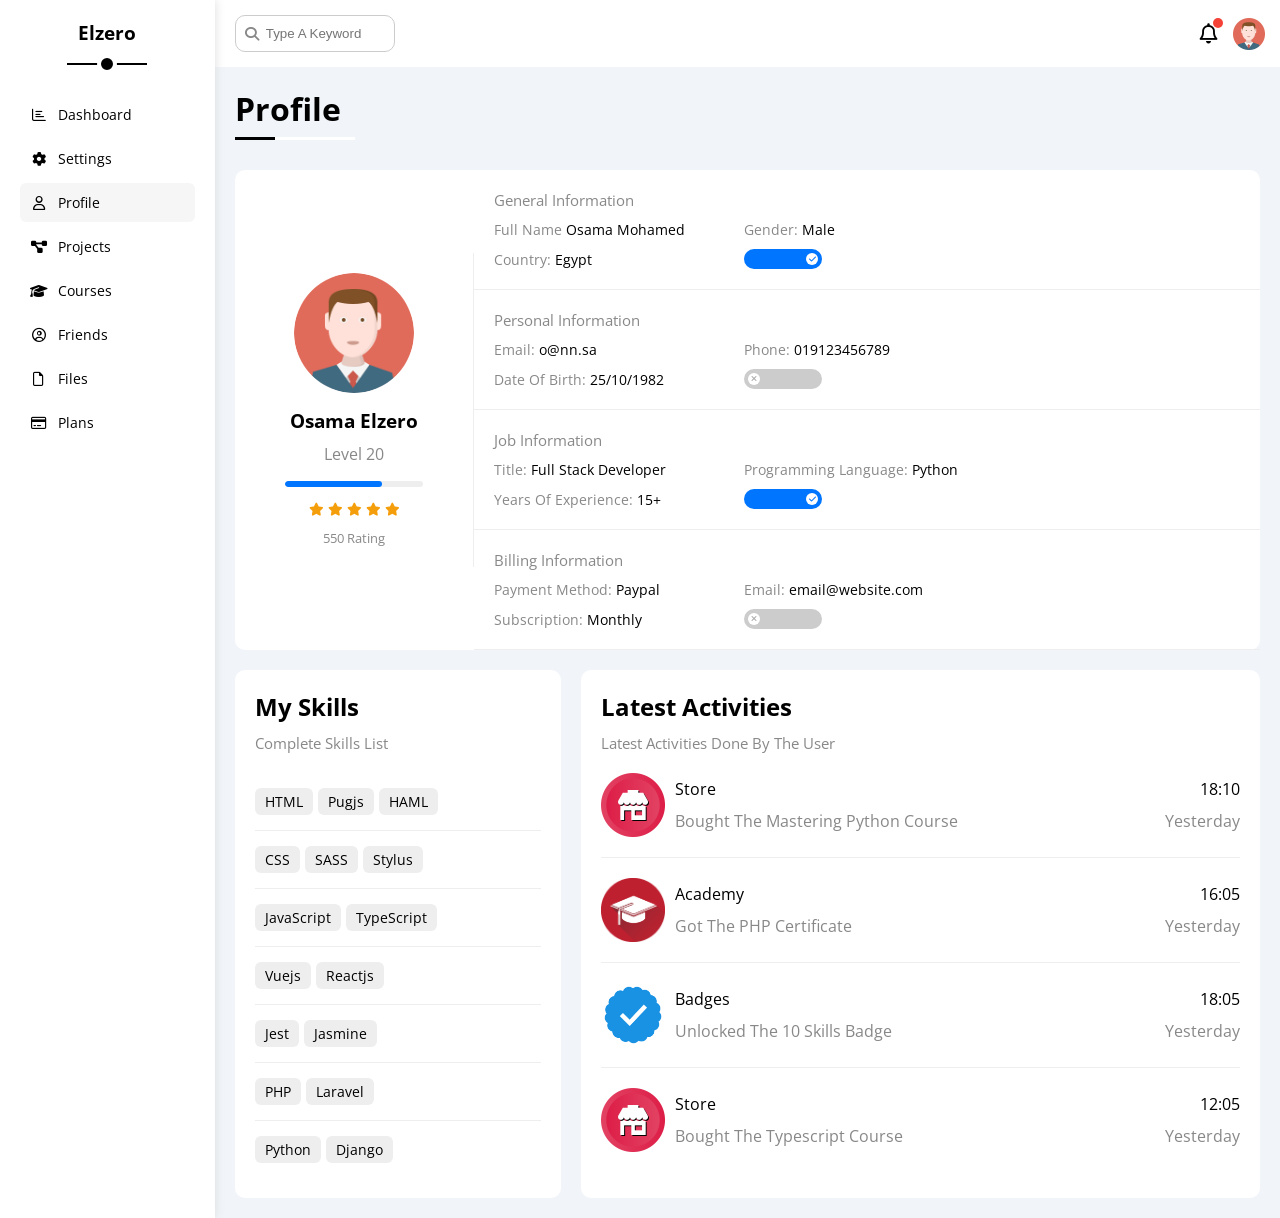
<file: profile.html>
<!DOCTYPE html>
<html lang="en">
  <head>
    <meta charset="UTF-8" />
    <meta http-equiv="X-UA-Compatible" content="IE=edge" />
    <meta name="viewport" content="width=device-width, initial-scale=1.0" />
    <title>Profile</title>
    <link rel="stylesheet" href="css/all.min.css" />
    <link rel="stylesheet" href="css/framework.css" />
    <link rel="stylesheet" href="css/master.css" />
    <link rel="preconnect" href="https://fonts.googleapis.com" />
    <link rel="preconnect" href="https://fonts.gstatic.com" crossorigin />
    <link href="https://fonts.googleapis.com/css2?family=Open+Sans:wght@300;500&display=swap" rel="stylesheet" />
  </head>
  <body>
    <div class="page d-flex">
      <div class="sidebar bg-white p-20 p-relative">
        <h3 class="p-relative txt-c mt-0">Elzero</h3>
        <ul>
          <li>
            <a class="d-flex align-center fs-14 c-black rad-6 p-10" href="index.html">
              <i class="fa-regular fa-chart-bar fa-fw"></i>
              <span>Dashboard</span>
            </a>
          </li>
          <li>
            <a class="d-flex align-center fs-14 c-black rad-6 p-10" href="settings.html">
              <i class="fa-solid fa-gear fa-fw"></i>
              <span>Settings</span>
            </a>
          </li>
          <li>
            <a class="active d-flex align-center fs-14 c-black rad-6 p-10" href="profile.html">
              <i class="fa-regular fa-user fa-fw"></i>
              <span>Profile</span>
            </a>
          </li>
          <li>
            <a class="d-flex align-center fs-14 c-black rad-6 p-10" href="projects.html">
              <i class="fa-solid fa-diagram-project fa-fw"></i>
              <span>Projects</span>
            </a>
          </li>
          <li>
            <a class="d-flex align-center fs-14 c-black rad-6 p-10" href="courses.html">
              <i class="fa-solid fa-graduation-cap fa-fw"></i>
              <span>Courses</span>
            </a>
          </li>
          <li>
            <a class="d-flex align-center fs-14 c-black rad-6 p-10" href="friends.html">
              <i class="fa-regular fa-circle-user fa-fw"></i>
              <span>Friends</span>
            </a>
          </li>
          <li>
            <a class="d-flex align-center fs-14 c-black rad-6 p-10" href="files.html">
              <i class="fa-regular fa-file fa-fw"></i>
              <span>Files</span>
            </a>
          </li>
          <li>
            <a class="d-flex align-center fs-14 c-black rad-6 p-10" href="plans.html">
              <i class="fa-regular fa-credit-card fa-fw"></i>
              <span>Plans</span>
            </a>
          </li>
        </ul>
      </div>
      <div class="content w-full">
        <!-- Start Head -->
        <div class="head bg-white p-15 between-flex">
          <div class="search p-relative">
            <input class="p-10" type="search" placeholder="Type A Keyword" />
          </div>
          <div class="icons d-flex align-center">
            <span class="notification p-relative">
              <i class="fa-regular fa-bell fa-lg"></i>
            </span>
            <img src="imgs/avatar.png" alt="" />
          </div>
        </div>
        <!-- End Head -->
        <h1 class="p-relative">Profile</h1>
        <div class="profile-page m-20">
          <!-- Start Overview -->
          <div class="overview bg-white rad-10 d-flex align-center">
            <div class="avatar-box txt-c p-20">
              <img class="rad-half mb-10" src="imgs/avatar.png" alt="" />
              <h3 class="m-0">Osama Elzero</h3>
              <p class="c-grey mt-10">Level 20</p>
              <div class="level rad-6 bg-eee p-relative">
                <span style="width: 70%"></span>
              </div>
              <div class="rating mt-10 mb-10">
                <i class="fa-solid fa-star c-orange fs-13"></i>
                <i class="fa-solid fa-star c-orange fs-13"></i>
                <i class="fa-solid fa-star c-orange fs-13"></i>
                <i class="fa-solid fa-star c-orange fs-13"></i>
                <i class="fa-solid fa-star c-orange fs-13"></i>
              </div>
              <p class="c-grey m-0 fs-13">550 Rating</p>
            </div>
            <div class="info-box w-full txt-c-mobile">
              <!-- Start Information Row -->
              <div class="box p-20 d-flex align-center">
                <h4 class="c-grey fs-15 m-0 w-full">General Information</h4>
                <div class="fs-14">
                  <span class="c-grey">Full Name</span>
                  <span>Osama Mohamed</span>
                </div>
                <div class="fs-14">
                  <span class="c-grey">Gender:</span>
                  <span>Male</span>
                </div>
                <div class="fs-14">
                  <span class="c-grey">Country:</span>
                  <span>Egypt</span>
                </div>
                <div class="fs-14">
                  <label>
                    <input class="toggle-checkbox" type="checkbox" checked />
                    <div class="toggle-switch"></div>
                  </label>
                </div>
              </div>
              <!-- End Information Row -->
              <!-- Start Information Row -->
              <div class="box p-20 d-flex align-center">
                <h4 class="c-grey w-full fs-15 m-0">Personal Information</h4>
                <div class="fs-14">
                  <span class="c-grey">Email:</span>
                  <span>o@nn.sa</span>
                </div>
                <div class="fs-14">
                  <span class="c-grey">Phone:</span>
                  <span>019123456789</span>
                </div>
                <div class="fs-14">
                  <span class="c-grey">Date Of Birth:</span>
                  <span>25/10/1982</span>
                </div>
                <div class="fs-14">
                  <label>
                    <input class="toggle-checkbox" type="checkbox" />
                    <div class="toggle-switch"></div>
                  </label>
                </div>
              </div>
              <!-- End Information Row -->
              <!-- Start Information Row -->
              <div class="box p-20 d-flex align-center">
                <h4 class="c-grey w-full fs-15 m-0">Job Information</h4>
                <div class="fs-14">
                  <span class="c-grey">Title:</span>
                  <span>Full Stack Developer</span>
                </div>
                <div class="fs-14">
                  <span class="c-grey">Programming Language:</span>
                  <span>Python</span>
                </div>
                <div class="fs-14">
                  <span class="c-grey">Years Of Experience:</span>
                  <span>15+</span>
                </div>
                <div class="fs-14">
                  <label>
                    <input class="toggle-checkbox" type="checkbox" checked />
                    <div class="toggle-switch"></div>
                  </label>
                </div>
              </div>
              <!-- End Information Row -->
              <!-- Start Information Row -->
              <div class="box p-20 d-flex align-center">
                <h4 class="c-grey w-full fs-15 m-0">Billing Information</h4>
                <div class="fs-14">
                  <span class="c-grey">Payment Method:</span>
                  <span>Paypal</span>
                </div>
                <div class="fs-14">
                  <span class="c-grey">Email:</span>
                  <span>email@website.com</span>
                </div>
                <div class="fs-14">
                  <span class="c-grey">Subscription:</span>
                  <span>Monthly</span>
                </div>
                <div class="fs-14">
                  <label>
                    <input class="toggle-checkbox" type="checkbox" />
                    <div class="toggle-switch"></div>
                  </label>
                </div>
              </div>
              <!-- End Information Row -->
            </div>
          </div>
          <!-- End Overview -->
          <!-- Start Other Data -->
          <div class="other-data d-flex gap-20">
            <div class="skills-card p-20 bg-white rad-10 mt-20">
              <h2 class="mt-0 mb-10">My Skills</h2>
              <p class="mt-0 mb-20 c-grey fs-15">Complete Skills List</p>
              <ul class="m-0 txt-c-mobile">
                <li><span>HTML</span><span>Pugjs</span><span>HAML</span></li>
                <li><span>CSS</span><span>SASS</span><span>Stylus</span></li>
                <li><span>JavaScript</span><span>TypeScript</span></li>
                <li><span>Vuejs</span><span>Reactjs</span></li>
                <li><span>Jest</span><span>Jasmine</span></li>
                <li><span>PHP</span><span>Laravel</span></li>
                <li><span>Python</span><span>Django</span></li>
              </ul>
            </div>
            <div class="activities p-20 bg-white rad-10 mt-20">
              <h2 class="mt-0 mb-10">Latest Activities</h2>
              <p class="mt-0 mb-20 c-grey fs-15">Latest Activities Done By The User</p>
              <div class="activity d-flex align-center txt-c-mobile">
                <img src="imgs/activity-01.png" alt="" />
                <div class="info">
                  <span class="d-block mb-10">Store</span>
                  <span class="c-grey">Bought The Mastering Python Course</span>
                </div>
                <div class="date">
                  <span class="d-block mb-10">18:10</span>
                  <span class="c-grey">Yesterday</span>
                </div>
              </div>
              <div class="activity d-flex align-center txt-c-mobile">
                <img src="imgs/activity-02.png" alt="" />
                <div class="info">
                  <span class="d-block mb-10">Academy</span>
                  <span class="c-grey">Got The PHP Certificate</span>
                </div>
                <div class="date">
                  <span class="d-block mb-10">16:05</span>
                  <span class="c-grey">Yesterday</span>
                </div>
              </div>
              <div class="activity d-flex align-center txt-c-mobile">
                <img src="imgs/activity-03.png" alt="" />
                <div class="info">
                  <span class="d-block mb-10">Badges</span>
                  <span class="c-grey">Unlocked The 10 Skills Badge</span>
                </div>
                <div class="date">
                  <span class="d-block mb-10">18:05</span>
                  <span class="c-grey">Yesterday</span>
                </div>
              </div>
              <div class="activity d-flex align-center txt-c-mobile">
                <img src="imgs/activity-01.png" alt="" />
                <div class="info">
                  <span class="d-block mb-10">Store</span>
                  <span class="c-grey">Bought The Typescript Course</span>
                </div>
                <div class="date">
                  <span class="d-block mb-10">12:05</span>
                  <span class="c-grey">Yesterday</span>
                </div>
              </div>
            </div>
          </div>
          <!-- End Other Data -->
        </div>
      </div>
    </div>
  </body>
</html>
</file>
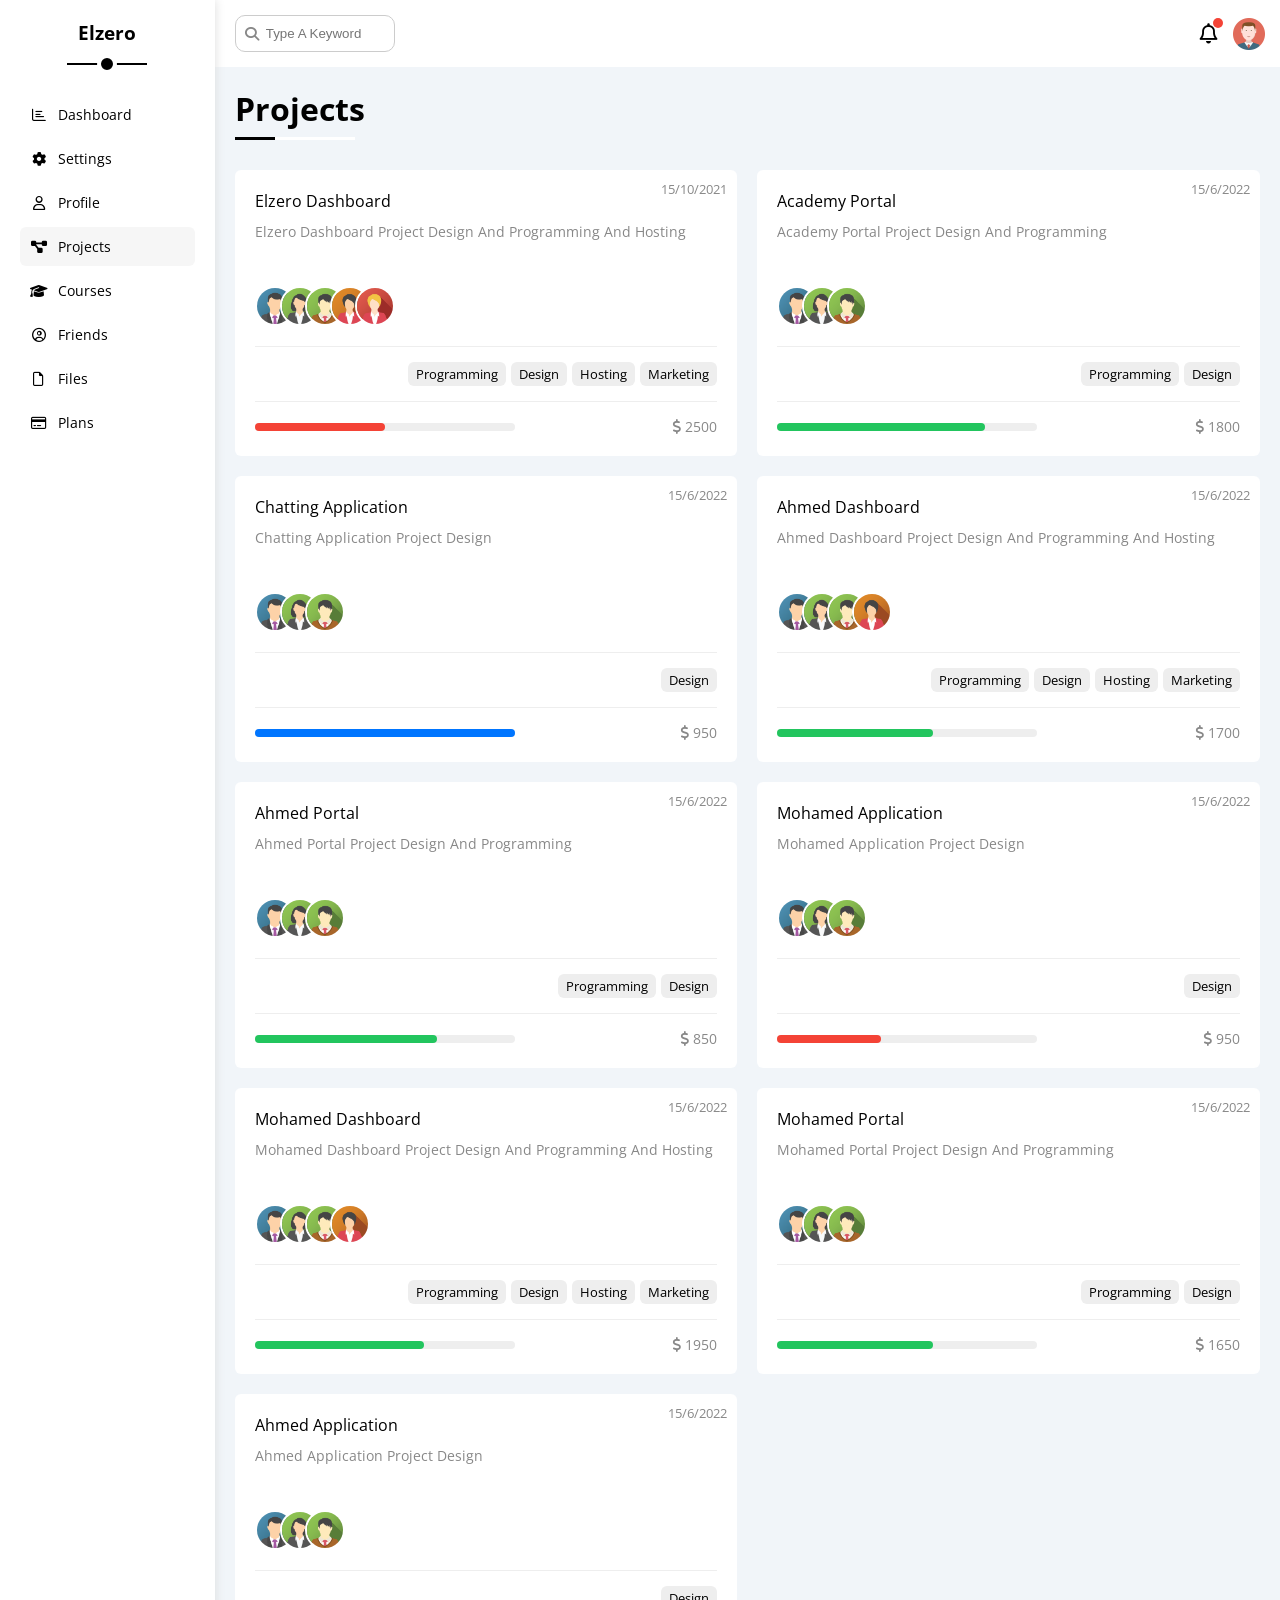
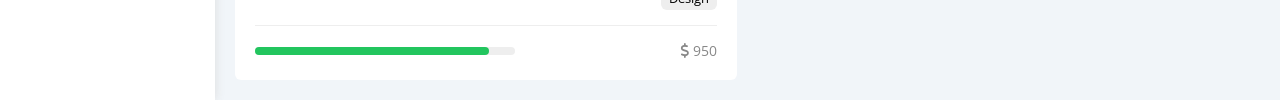
<file: projects.html>
<!DOCTYPE html>
<html lang="en">
  <head>
    <meta charset="UTF-8" />
    <meta http-equiv="X-UA-Compatible" content="IE=edge" />
    <meta name="viewport" content="width=device-width, initial-scale=1.0" />
    <title>Projects</title>
    <link rel="stylesheet" href="css/all.min.css" />
    <link rel="stylesheet" href="css/framework.css" />
    <link rel="stylesheet" href="css/master.css" />
    <link rel="preconnect" href="https://fonts.googleapis.com" />
    <link rel="preconnect" href="https://fonts.gstatic.com" crossorigin />
    <link href="https://fonts.googleapis.com/css2?family=Open+Sans:wght@300;500&display=swap" rel="stylesheet" />
  </head>
  <body>
    <div class="page d-flex">
      <div class="sidebar bg-white p-20 p-relative">
        <h3 class="p-relative txt-c mt-0">Elzero</h3>
        <ul>
          <li>
            <a class="d-flex align-center fs-14 c-black rad-6 p-10" href="index.html">
              <i class="fa-regular fa-chart-bar fa-fw"></i>
              <span>Dashboard</span>
            </a>
          </li>
          <li>
            <a class="d-flex align-center fs-14 c-black rad-6 p-10" href="settings.html">
              <i class="fa-solid fa-gear fa-fw"></i>
              <span>Settings</span>
            </a>
          </li>
          <li>
            <a class="d-flex align-center fs-14 c-black rad-6 p-10" href="profile.html">
              <i class="fa-regular fa-user fa-fw"></i>
              <span>Profile</span>
            </a>
          </li>
          <li>
            <a class="active d-flex align-center fs-14 c-black rad-6 p-10" href="projects.html">
              <i class="fa-solid fa-diagram-project fa-fw"></i>
              <span>Projects</span>
            </a>
          </li>
          <li>
            <a class="d-flex align-center fs-14 c-black rad-6 p-10" href="courses.html">
              <i class="fa-solid fa-graduation-cap fa-fw"></i>
              <span>Courses</span>
            </a>
          </li>
          <li>
            <a class="d-flex align-center fs-14 c-black rad-6 p-10" href="friends.html">
              <i class="fa-regular fa-circle-user fa-fw"></i>
              <span>Friends</span>
            </a>
          </li>
          <li>
            <a class="d-flex align-center fs-14 c-black rad-6 p-10" href="files.html">
              <i class="fa-regular fa-file fa-fw"></i>
              <span>Files</span>
            </a>
          </li>
          <li>
            <a class="d-flex align-center fs-14 c-black rad-6 p-10" href="plans.html">
              <i class="fa-regular fa-credit-card fa-fw"></i>
              <span>Plans</span>
            </a>
          </li>
        </ul>
      </div>
      <div class="content w-full">
        <!-- Start Head -->
        <div class="head bg-white p-15 between-flex">
          <div class="search p-relative">
            <input class="p-10" type="search" placeholder="Type A Keyword" />
          </div>
          <div class="icons d-flex align-center">
            <span class="notification p-relative">
              <i class="fa-regular fa-bell fa-lg"></i>
            </span>
            <img src="imgs/avatar.png" alt="" />
          </div>
        </div>
        <!-- End Head -->
        <h1 class="p-relative">Projects</h1>
        <div class="projects-page d-grid m-20 gap-20">
          <div class="project bg-white p-20 rad-6 p-relative">
            <span class="date fs-13 c-grey">15/10/2021</span>
            <h4 class="m-0">Elzero Dashboard</h4>
            <p class="c-grey mt-10 mb-10 fs-14">Elzero Dashboard Project Design And Programming And Hosting</p>
            <div class="team">
              <a href="#"><img src="imgs/team-01.png" alt="" /></a>
              <a href="#"><img src="imgs/team-02.png" alt="" /></a>
              <a href="#"><img src="imgs/team-03.png" alt="" /></a>
              <a href="#"><img src="imgs/team-04.png" alt="" /></a>
              <a href="#"><img src="imgs/team-05 (1).png" alt="" /></a>
            </div>
            <div class="do d-flex">
              <span class="fs-13 rad-6 bg-eee">Programming</span>
              <span class="fs-13 rad-6 bg-eee">Design</span>
              <span class="fs-13 rad-6 bg-eee">Hosting</span>
              <span class="fs-13 rad-6 bg-eee">Marketing</span>
            </div>
            <div class="info between-flex">
              <div class="prog bg-eee">
                <span class="bg-red" style="width: 50%"></span>
              </div>
              <div class="fs-14 c-grey">
                <i class="fa-solid fa-dollar-sign"></i>
                2500
              </div>
            </div>
          </div>
          <div class="project bg-white p-20 rad-6 p-relative">
            <span class="date fs-13 c-grey">15/6/2022</span>
            <h4 class="m-0">Academy Portal</h4>
            <p class="c-grey mt-10 mb-10 fs-14">Academy Portal Project Design And Programming</p>
            <div class="team">
              <a href="#"><img src="imgs/team-01.png" alt="" /></a>
              <a href="#"><img src="imgs/team-02.png" alt="" /></a>
              <a href="#"><img src="imgs/team-03.png" alt="" /></a>
            </div>
            <div class="do d-flex">
              <span class="fs-13 rad-6 bg-eee">Programming</span>
              <span class="fs-13 rad-6 bg-eee">Design</span>
            </div>
            <div class="info between-flex">
              <div class="prog bg-eee">
                <span class="bg-green" style="width: 80%"></span>
              </div>
              <div class="fs-14 c-grey">
                <i class="fa-solid fa-dollar-sign"></i>
                1800
              </div>
            </div>
          </div>
          <div class="project bg-white p-20 rad-6 p-relative">
            <span class="date fs-13 c-grey">15/6/2022</span>
            <h4 class="m-0">Chatting Application</h4>
            <p class="c-grey mt-10 mb-10 fs-14">Chatting Application Project Design</p>
            <div class="team">
              <a href="#"><img src="imgs/team-01.png" alt="" /></a>
              <a href="#"><img src="imgs/team-02.png" alt="" /></a>
              <a href="#"><img src="imgs/team-03.png" alt="" /></a>
            </div>
            <div class="do d-flex">
              <span class="fs-13 rad-6 bg-eee">Design</span>
            </div>
            <div class="info between-flex">
              <div class="prog bg-eee">
                <span class="bg-blue" style="width: 100%"></span>
              </div>
              <div class="fs-14 c-grey">
                <i class="fa-solid fa-dollar-sign"></i>
                950
              </div>
            </div>
          </div>
          <div class="project bg-white p-20 rad-6 p-relative">
            <span class="date fs-13 c-grey">15/6/2022</span>
            <h4 class="m-0">Ahmed Dashboard</h4>
            <p class="c-grey mt-10 mb-10 fs-14">Ahmed Dashboard Project Design And Programming And Hosting</p>
            <div class="team">
              <a href="#"><img src="imgs/team-01.png" alt="" /></a>
              <a href="#"><img src="imgs/team-02.png" alt="" /></a>
              <a href="#"><img src="imgs/team-03.png" alt="" /></a>
              <a href="#"><img src="imgs/team-04.png" alt="" /></a>
            </div>
            <div class="do d-flex">
              <span class="fs-13 rad-6 bg-eee">Programming</span>
              <span class="fs-13 rad-6 bg-eee">Design</span>
              <span class="fs-13 rad-6 bg-eee">Hosting</span>
              <span class="fs-13 rad-6 bg-eee">Marketing</span>
            </div>
            <div class="info between-flex">
              <div class="prog bg-eee">
                <span class="bg-green" style="width: 60%"></span>
              </div>
              <div class="fs-14 c-grey">
                <i class="fa-solid fa-dollar-sign"></i>
                1700
              </div>
            </div>
          </div>
          <div class="project bg-white p-20 rad-6 p-relative">
            <span class="date fs-13 c-grey">15/6/2022</span>
            <h4 class="m-0">Ahmed Portal</h4>
            <p class="c-grey mt-10 mb-10 fs-14">Ahmed Portal Project Design And Programming</p>
            <div class="team">
              <a href="#"><img src="imgs/team-01.png" alt="" /></a>
              <a href="#"><img src="imgs/team-02.png" alt="" /></a>
              <a href="#"><img src="imgs/team-03.png" alt="" /></a>
            </div>
            <div class="do d-flex">
              <span class="fs-13 rad-6 bg-eee">Programming</span>
              <span class="fs-13 rad-6 bg-eee">Design</span>
            </div>
            <div class="info between-flex">
              <div class="prog bg-eee">
                <span class="bg-green" style="width: 70%"></span>
              </div>
              <div class="fs-14 c-grey">
                <i class="fa-solid fa-dollar-sign"></i>
                850
              </div>
            </div>
          </div>
          <div class="project bg-white p-20 rad-6 p-relative">
            <span class="date fs-13 c-grey">15/6/2022</span>
            <h4 class="m-0">Mohamed Application</h4>
            <p class="c-grey mt-10 mb-10 fs-14">Mohamed Application Project Design</p>
            <div class="team">
              <a href="#"><img src="imgs/team-01.png" alt="" /></a>
              <a href="#"><img src="imgs/team-02.png" alt="" /></a>
              <a href="#"><img src="imgs/team-03.png" alt="" /></a>
            </div>
            <div class="do d-flex">
              <span class="fs-13 rad-6 bg-eee">Design</span>
            </div>
            <div class="info between-flex">
              <div class="prog bg-eee">
                <span class="bg-red" style="width: 40%"></span>
              </div>
              <div class="fs-14 c-grey">
                <i class="fa-solid fa-dollar-sign"></i>
                950
              </div>
            </div>
          </div>
          <div class="project bg-white p-20 rad-6 p-relative">
            <span class="date fs-13 c-grey">15/6/2022</span>
            <h4 class="m-0">Mohamed Dashboard</h4>
            <p class="c-grey mt-10 mb-10 fs-14">Mohamed Dashboard Project Design And Programming And Hosting</p>
            <div class="team">
              <a href="#"><img src="imgs/team-01.png" alt="" /></a>
              <a href="#"><img src="imgs/team-02.png" alt="" /></a>
              <a href="#"><img src="imgs/team-03.png" alt="" /></a>
              <a href="#"><img src="imgs/team-04.png" alt="" /></a>
            </div>
            <div class="do d-flex">
              <span class="fs-13 rad-6 bg-eee">Programming</span>
              <span class="fs-13 rad-6 bg-eee">Design</span>
              <span class="fs-13 rad-6 bg-eee">Hosting</span>
              <span class="fs-13 rad-6 bg-eee">Marketing</span>
            </div>
            <div class="info between-flex">
              <div class="prog bg-eee">
                <span class="bg-green" style="width: 65%"></span>
              </div>
              <div class="fs-14 c-grey">
                <i class="fa-solid fa-dollar-sign"></i>
                1950
              </div>
            </div>
          </div>
          <div class="project bg-white p-20 rad-6 p-relative">
            <span class="date fs-13 c-grey">15/6/2022</span>
            <h4 class="m-0">Mohamed Portal</h4>
            <p class="c-grey mt-10 mb-10 fs-14">Mohamed Portal Project Design And Programming</p>
            <div class="team">
              <a href="#"><img src="imgs/team-01.png" alt="" /></a>
              <a href="#"><img src="imgs/team-02.png" alt="" /></a>
              <a href="#"><img src="imgs/team-03.png" alt="" /></a>
            </div>
            <div class="do d-flex">
              <span class="fs-13 rad-6 bg-eee">Programming</span>
              <span class="fs-13 rad-6 bg-eee">Design</span>
            </div>
            <div class="info between-flex">
              <div class="prog bg-eee">
                <span class="bg-green" style="width: 60%"></span>
              </div>
              <div class="fs-14 c-grey">
                <i class="fa-solid fa-dollar-sign"></i>
                1650
              </div>
            </div>
          </div>
          <div class="project bg-white p-20 rad-6 p-relative">
            <span class="date fs-13 c-grey">15/6/2022</span>
            <h4 class="m-0">Ahmed Application</h4>
            <p class="c-grey mt-10 mb-10 fs-14">Ahmed Application Project Design</p>
            <div class="team">
              <a href="#"><img src="imgs/team-01.png" alt="" /></a>
              <a href="#"><img src="imgs/team-02.png" alt="" /></a>
              <a href="#"><img src="imgs/team-03.png" alt="" /></a>
            </div>
            <div class="do d-flex">
              <span class="fs-13 rad-6 bg-eee">Design</span>
            </div>
            <div class="info between-flex">
              <div class="prog bg-eee">
                <span class="bg-green" style="width: 90%"></span>
              </div>
              <div class="fs-14 c-grey">
                <i class="fa-solid fa-dollar-sign"></i>
                950
              </div>
            </div>
          </div>
        </div>
      </div>
    </div>
  </body>
</html>
</file>
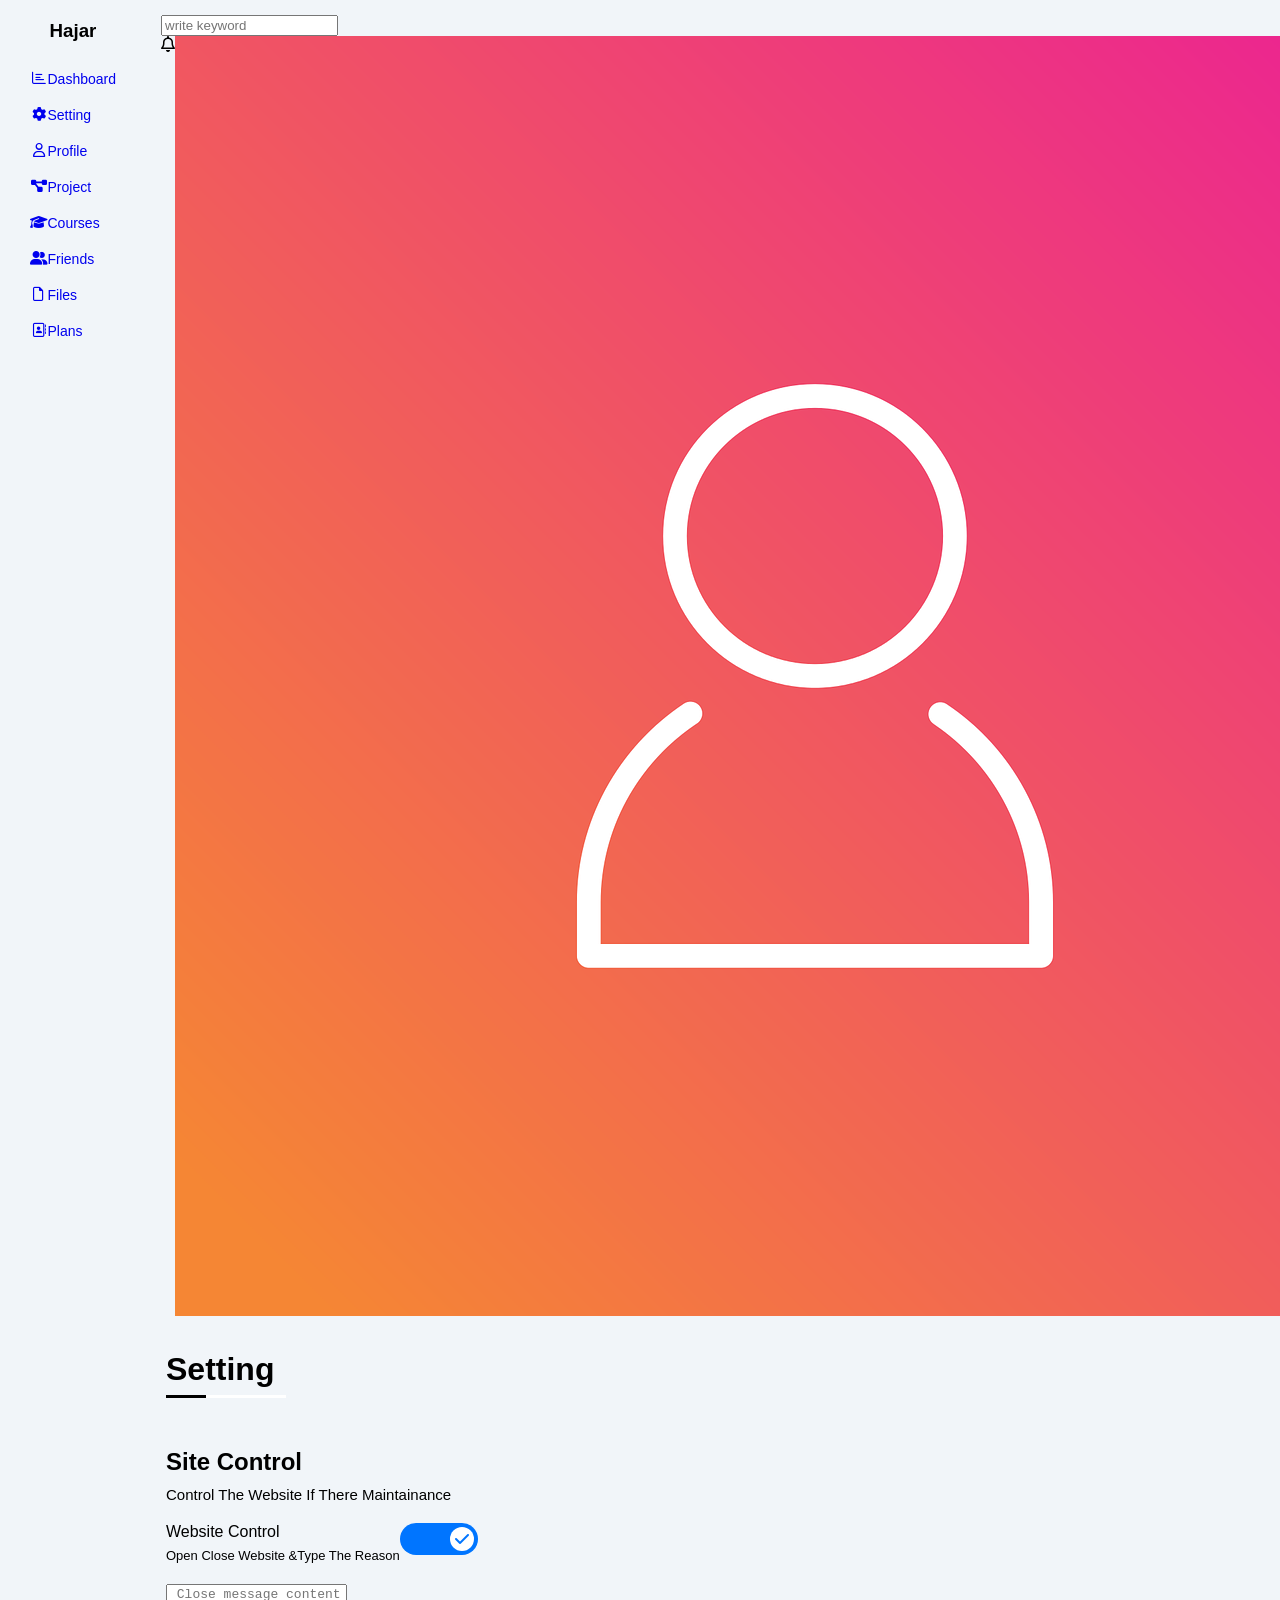
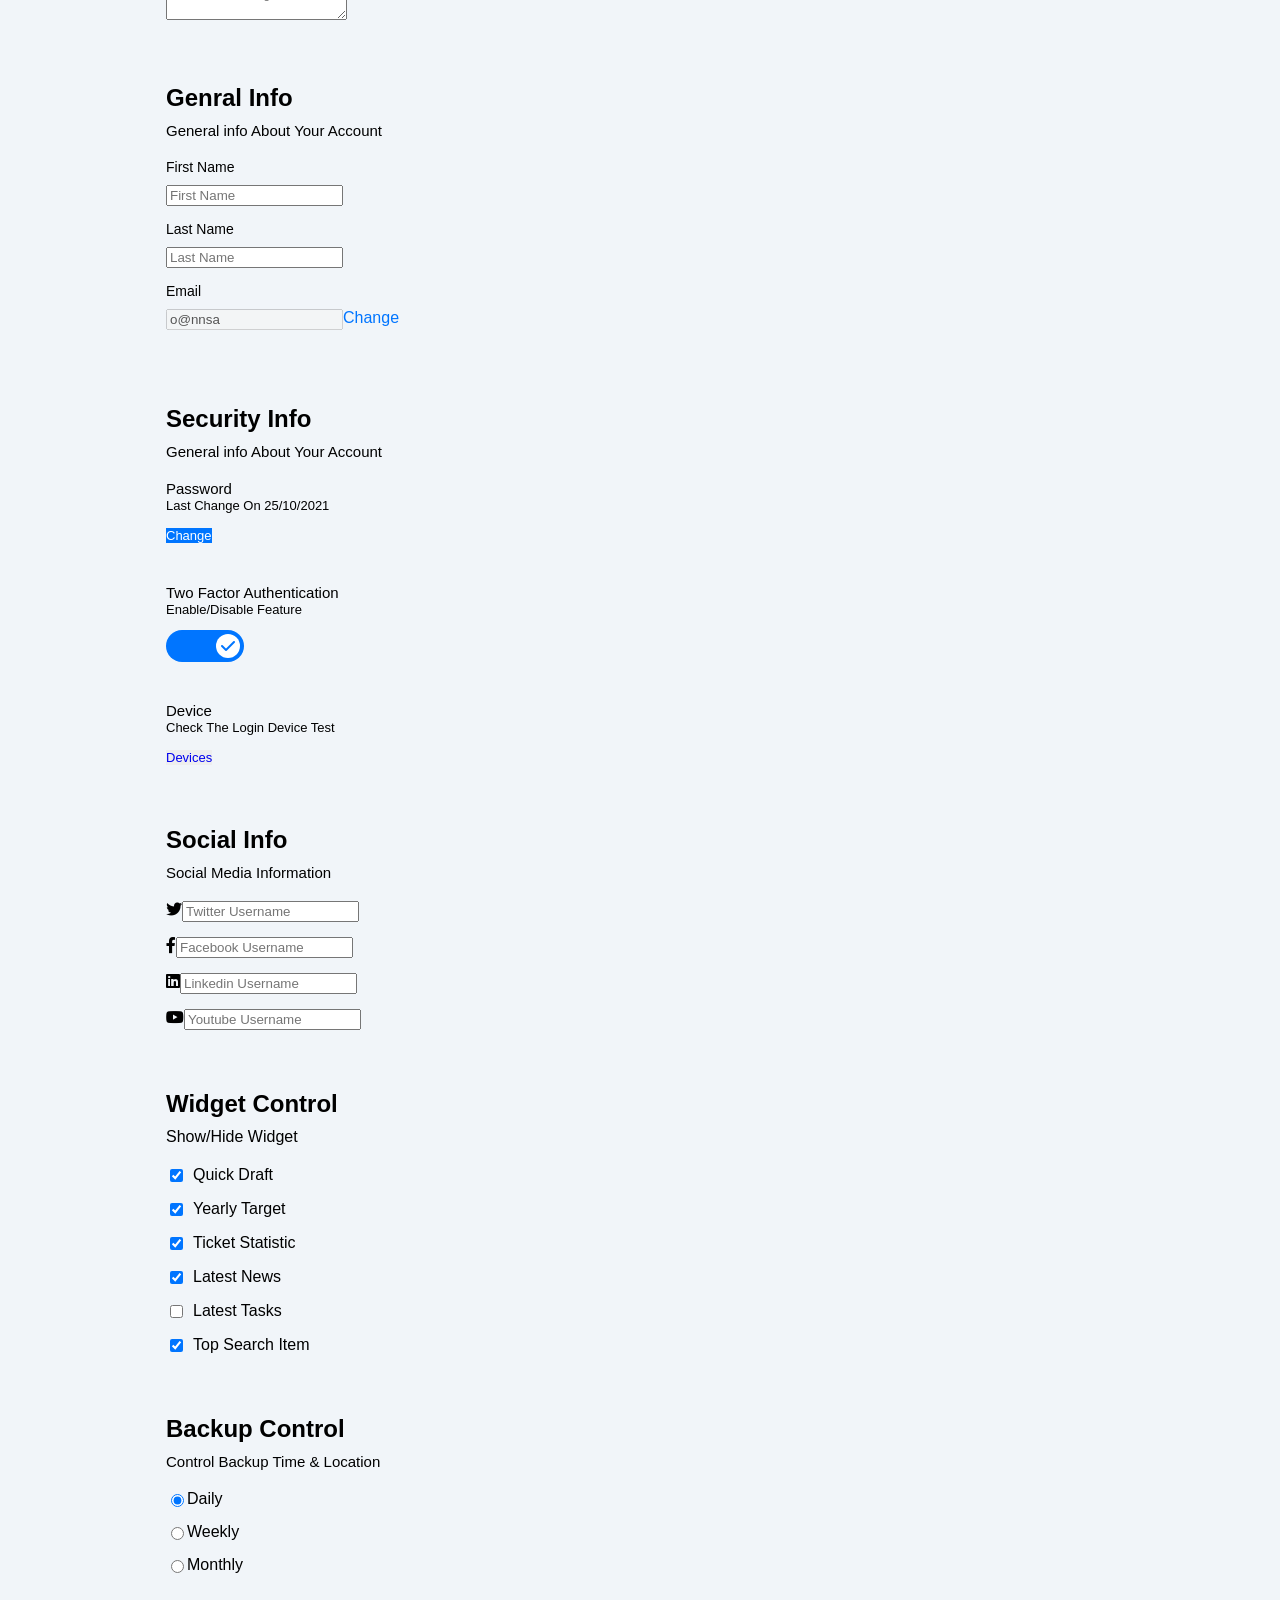
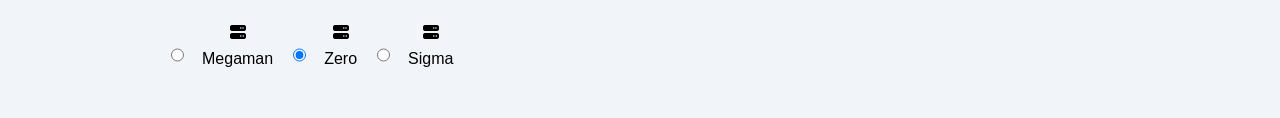
<file: setting.html>
<!DOCTYPE html>
<html lang="en">
<head>
    <meta charset="UTF-8">
    <meta name="viewport" content="width=device-width, initial-scale=1.0">
    <title>Dashboard</title>
    <link rel="stylesheet" href=".//css/all.min.css">
    <link rel="stylesheet" href=".//css/framework.css">
    <link rel="stylesheet" href=".//css/master.css">
    <!--font awesome-->
    
    <!--google fonts-->
    <link rel="preconnect" href="https://fonts.googleapis.com" />
    <link rel="preconnect" href="https://fonts.gstatic.com" crossorigin />
    <link href="https://fonts.googleapis.com/css2?family=Cairo:wght@300;400;700&display=swap" rel="stylesheet"/>
</head>
<body>
<!-- start setting page -->
<div class="page d-flex">
    <div class="side-bar  p-20 bg-w p-relative">
      <h3 class="txt-c mt-0 p-relative">Hajar</h3>
      <ul>
       <li>
        <a href="index.html" class=" b-c fs-14 p-10 rad-6 d-flex align-c">
            <i class="fa-regular fa-chart-bar fa-fw"></i>
            <span>Dashboard</span>
        </a>
       </li>
       <li>
        <a href="setting.html" class="  active  b-c fs-14 p-10 rad-6 d-flex align-c">
            <i class="fa-solid fa-gear fa-fw"></i>
            <span>Setting</span>
        </a>
       </li>
       <li>
        <a href="profile.html" class="  b-c fs-14 p-10 rad-6 d-flex align-c">
            <i class="fa-regular fa-user fa-fw"></i>
            <span>Profile</span>
        </a>
       </li>
       <li>
        <a href="projects.html" class="  b-c fs-14 p-10 rad-6 d-flex align-c">
            <i class="fa-solid fa-diagram-project fa-fw"></i>
            <span>Project</span>
        </a>
       </li>
       <li>
        <a href="Courses.html" class="  b-c fs-14 p-10 rad-6 d-flex align-c">
            <i class="fa-solid fa-graduation-cap fa-fw"></i>
            <span>Courses</span>
        </a>
       </li>
       <li>
        <a href="friends.html" class="  b-c fs-14 p-10 rad-6 d-flex align-c">
            <i class="fa-solid fa-user-group fa-fw"></i>
            <span>Friends</span>
        </a>
       </li>
       <li>
        <a href="files.html" class="  b-c fs-14 p-10 rad-6 d-flex align-c">
            <i class="fa-regular fa-file fa-fw"></i>
            <span>Files</span>
        </a>
       </li>
       <li>
        <a href="Plans.html" class="  b-c fs-14 p-10 rad-6 d-flex align-c">
            <i class="fa-regular fa-address-book fa-fw"></i>
            <span>Plans</span>
        </a>
       </li>
      </ul>
    </div>
    <div class="content full-width">
        <div class="header flex-between bg-w p-15">
            <div class="search p-relative">
              <input type="search" placeholder="write keyword">
            </div>
            <div class="icons d-flex align-c">
                <span class="notification p-relative">
                <i class="fa-regular fa-bell"></i>
            </span>
               <img src="./images/head pro.webp" alt="">
            </div>
        </div>
        <h1 class="p-relative">Setting</h1>
        <div class="setting-wrapper d-grid gap-20 ">
            <!-- start control widget -->
            <div class="control p-20 bg-w rad-10">
                <h2 class="mt-0 mb-10">Site Control</h2>
                <p class=" mt-0 mb-20 fs-15 c-gray">Control The Website If There Maintainance</p>
                <div class="label-text mb-20 d-flex align-c ">
                    <div class="text ">
                        <p class="mb-5 mt-0"> Website Control</p>
                        <span class=" mt-0 fs-13 c-gray">Open Close Website &Type The Reason</span>
                    </div>
                    <label >
                        <input type="checkbox" class="toggle-checkbox" checked>
                        <div class="toggle-switch"></div>
                    </label>
                </div>
                <form >
                    <textarea placeholder=" Close message content" class="fs-13"></textarea>
                </form>
            </div>
            <!-- end control widget -->
             <!-- start info widget -->
              <div class="info-general p-20 rad-10 bg-w">
                <h2 class="mt-0 mb-10">Genral Info</h2>
                <p class= " mt-0 mb-20 c-gray fs-15">General info About Your Account</p>
                <form >
                    <div class="mb-15">
                    <label for="first" class=" mb-10 d-block c-gray fs-14"> First Name</label>
                    <input type="text" placeholder="First Name" id="first">
                    </div>
                    <div class="mb-15">
                    <label for="last" class="mb-10 d-block c-gray fs-14">Last Name</label>
                    <input type="text" placeholder="Last Name"  id="last">
                    </div>
            
                    <div class="email mb-15">
                    <label for="email" class="mb-10 d-block c-gray fs-14">Email</label>
                    <div class="form-info d-flex align-c">
                    <input type="email" value="o@nnsa"id="email" disabled>
                    <a href="#" class="c-blue">Change </a>
                    </div>
                    </div>
                </form>
                
                </div>
                <!-- end info widget -->
               <!-- start security widget -->
              <div class="security p-20 rad-10 bg-w">
                <h2 class="mt-0 mb-10">Security Info</h2>
                <p class= " mt-0 mb-20 c-gray fs-15">General info About Your Account</p>
                <div class="password c-flex mb-20 borderb-ccc pb-20">
                    <div class="pas-text">
                        <span class="mb-5 mt-0 fs-15">Password</span>
                        <p class="fs-13 c-gray mt-0 ">Last Change On 25/10/2021</p>
                    </div>
                    <a href="#" class="submit-shape c-white bg-blue fs-13">Change</a>
                </div>
                <div class="authen c-flex  mb-20 borderb-ccc pb-20">
                    <div class="tex">
                      <span class="mb-5 mt-0 fs-15"> Two Factor Authentication</span>
                      <p class="fs-13 c-gray mt-0  "> Enable/Disable Feature</p>
                    </div>
                    <label>
                        <input type="checkbox" class="toggle-checkbox" checked>
                        <div class="toggle-switch"></div>
                    </label>
                    </div>
                    <div class="device c-flex ">
                        <div class="dev-text">
                            <span class="mb-5 mt-0 fs-15">Device</span>
                            <p class="fs-13 c-gray mt-0 ">Check The Login Device Test</p>
                        </div>
                        <a href="#" class="submit-shape b-c bg-eee fs-13">Devices</a>
                    </div>
                </div>
                <!-- end security widget -->
                 <!-- start social-info widget -->
                  <div class="social-info p-20 bg-w rad-10">
                    <h2 class="mt-0 mb-10">Social Info</h2>
                    <p class="mb-20 mt-0 c-gray fs-15">Social Media Information</p>
                    <div class="d-flex align-c mb-15">
                        <i class="fab fa-twitter c-gray"></i>
                        <input type="text" placeholder="Twitter Username" class="full-width">
                    </div>
                    <div class="d-flex align-c mb-15">
                        <i class="fab fa-facebook-f c-gray"></i>
                        <input type="text" placeholder="Facebook Username" class="full-width">
                    </div>
                    <div class="d-flex align-c mb-15">
                        <i class="fab fa-linkedin c-gray"></i>
                        <input type="text" placeholder="Linkedin Username" class="full-width">
                    </div>
                    <div class="d-flex align-c">
                        <i class="fab fa-youtube c-gray"></i>
                        <input type="text" placeholder="Youtube Username" class="full-width">
                    </div>
                    </div>
                    
                   <!-- end social-info widget -->
                    <!-- start Widget control -->
                     <div class="widget-control p-20 rad-10 bg-w">
                        <h2 class="mt-0 mb-10">Widget Control</h2>
                        <p class="mt-0 mb-20 c-gray">Show/Hide Widget</p>
                        <div class=" co-widget d-flex align-c mb-15">
                            <input type="checkbox" id="one"  class="mr-10" checked/>
                            <label for="one">Quick Draft</label>
                        </div>
                        <div class=" co-widget d-flex align-c mb-15">
                            <input type="checkbox" checked  class="mr-10" id="two">
                            <label for="two">Yearly Target</label>
                        </div>
                        <div class="  co-widget d-flex align-c mb-15">
                            <input type="checkbox" checked  class="mr-10" id="three">
                            <label for="three">Ticket Statistic</label>
                        </div>
                        <div class="  co-widget d-flex align-c mb-15">
                            <input type="checkbox" checked  class="mr-10" id="four">
                           <label for="four">Latest News</label>
                        </div>
                        <div class="   co-widget d-flex align-c mb-15">
                            <input type="checkbox"  class="mr-10"id="five" >
                           <label for="five">Latest Tasks</label>
                        </div>
                        <div class=" co-widget d-flex align-c">
                            <input type="checkbox" checked  class="mr-10" id="six">
                            <label for="six">Top Search Item</label>
                        </div>
                     </div>
                     <!-- end Widget control -->
                      <!-- start backup widget -->
                       <div class="backup p-20 bg-w rad-10">
                        <h2 class="mt-0 mb-10">Backup Control</h2>
                        <p class="mt-0 mb-20 c-gray fs-15">Control Backup Time & Location </p>
                        <div class="date d-flex align-c al mb-15 ">
                         <input type="radio" id="first" checked>
                         <label for="first">Daily</label>
                        </div>
                        <div class="date mb-15 d-flex align-c">
                         <input type="radio" id="sec">
                         <label for="sec">Weekly</label>
                       </div>
                       <div class="date mb-15 d-flex align-c pb-20 borderb-eee">
                        <input type="radio" id="third" >
                        <label for="third">Monthly</label>
                      </div>
                      <div class="servers d-flex align-c txt-c">
                        <input type="radio" name="servers" id="server-one" />
                        <div class="server mb-15 rad-10 full-width">
                          <label class="d-block m-15" for="server-one">
                            <i class="fa-solid fa-server d-block mb-10"></i>
                            Megaman
                          </label>
                        </div>
                        <input type="radio" name="servers" id="server-two" checked />
                        <div class="server mb-15 rad-10 full-width">
                          <label class="d-block m-15" for="server-two">
                            <i class="fa-solid fa-server d-block mb-10"></i>
                            Zero
                          </label>
                        </div>
                        <input type="radio" name="servers" id="server-three" />
                        <div class="server mb-15 rad-10 full-width">
                          <label class="d-block m-15" for="server-three">
                            <i class="fa-solid fa-server d-block mb-10"></i>
                            Sigma
                          </label>
                        </div>
                      </div>
                    </div>
                       <!-- end backup widget -->
                    </div>
            
            <!-- end setting page -->
        </div>
            </div>
            
            </body>
            </html>
</file>
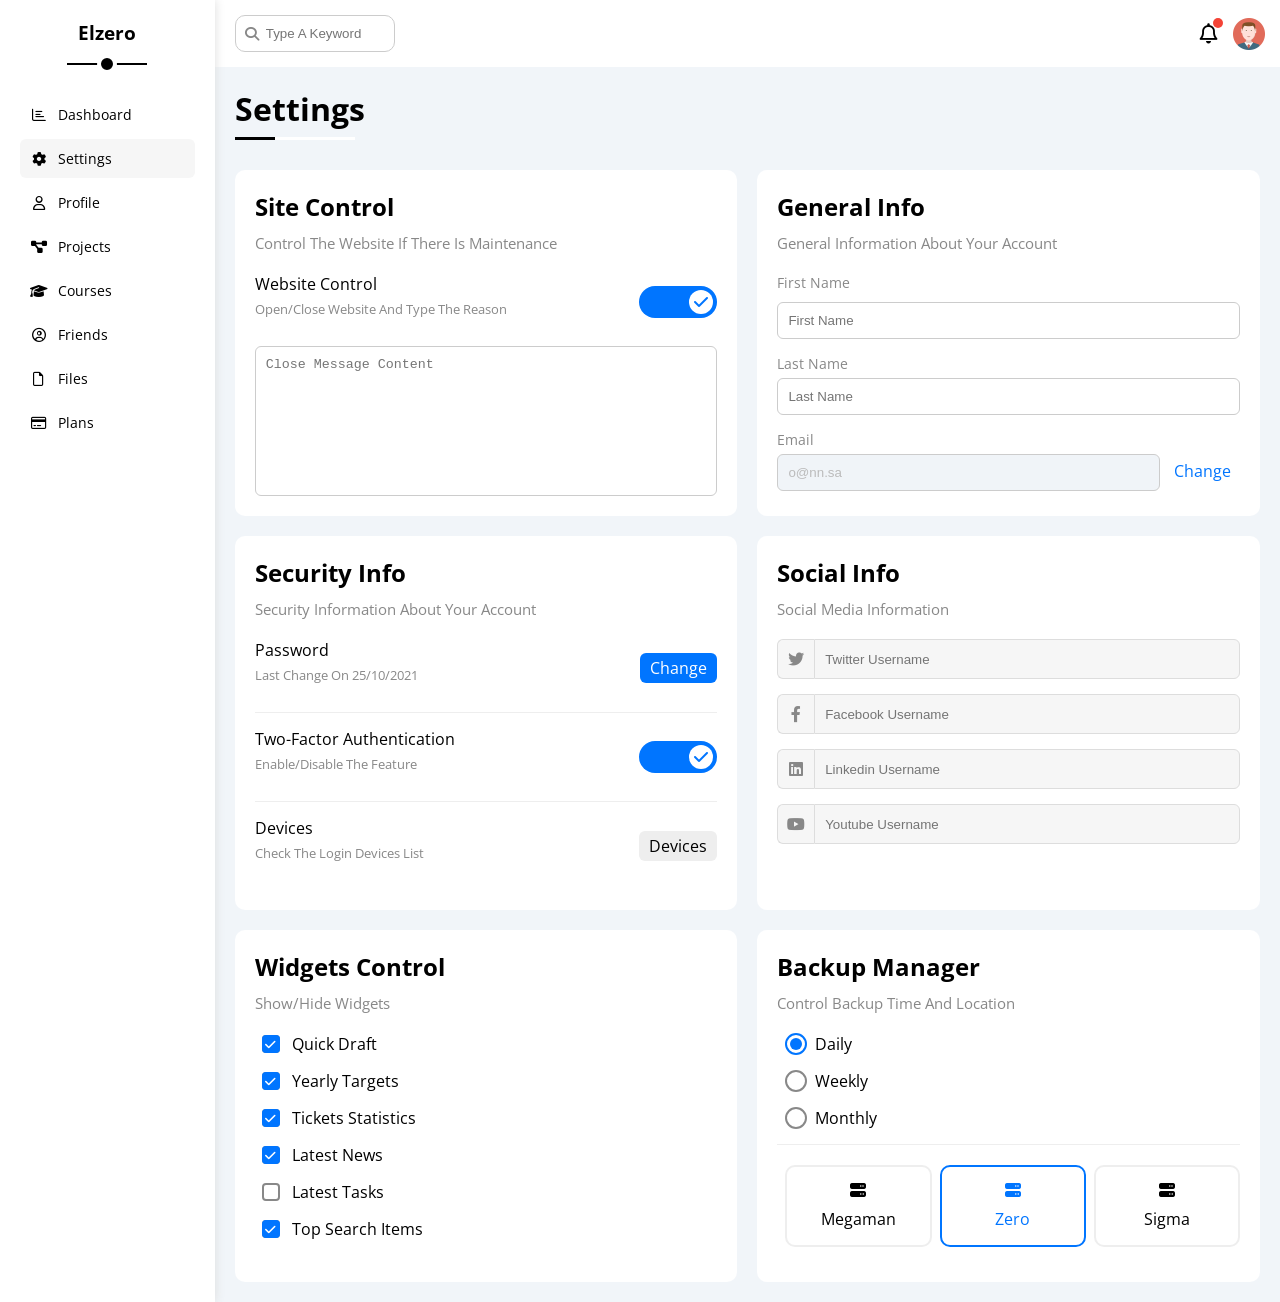
<file: settings.html>
<!DOCTYPE html>
<html lang="en">
  <head>
    <meta charset="UTF-8" />
    <meta http-equiv="X-UA-Compatible" content="IE=edge" />
    <meta name="viewport" content="width=device-width, initial-scale=1.0" />
    <title>Settings</title>
    <link rel="stylesheet" href="css/all.min.css" />
    <link rel="stylesheet" href="css/framework.css" />
    <link rel="stylesheet" href="css/master.css" />
    <link rel="preconnect" href="https://fonts.googleapis.com" />
    <link rel="preconnect" href="https://fonts.gstatic.com" crossorigin />
    <link href="https://fonts.googleapis.com/css2?family=Open+Sans:wght@300;500&display=swap" rel="stylesheet" />
  </head>
  <body>
    <div class="page d-flex">
      <div class="sidebar bg-white p-20 p-relative">
        <h3 class="p-relative txt-c mt-0">Elzero</h3>
        <ul>
          <li>
            <a class="d-flex align-center fs-14 c-black rad-6 p-10" href="index.html">
              <i class="fa-regular fa-chart-bar fa-fw"></i>
              <span>Dashboard</span>
            </a>
          </li>
          <li>
            <a class="active d-flex align-center fs-14 c-black rad-6 p-10" href="settings.html">
              <i class="fa-solid fa-gear fa-fw"></i>
              <span>Settings</span>
            </a>
          </li>
          <li>
            <a class="d-flex align-center fs-14 c-black rad-6 p-10" href="profile.html">
              <i class="fa-regular fa-user fa-fw"></i>
              <span>Profile</span>
            </a>
          </li>
          <li>
            <a class="d-flex align-center fs-14 c-black rad-6 p-10" href="projects.html">
              <i class="fa-solid fa-diagram-project fa-fw"></i>
              <span>Projects</span>
            </a>
          </li>
          <li>
            <a class="d-flex align-center fs-14 c-black rad-6 p-10" href="courses.html">
              <i class="fa-solid fa-graduation-cap fa-fw"></i>
              <span>Courses</span>
            </a>
          </li>
          <li>
            <a class="d-flex align-center fs-14 c-black rad-6 p-10" href="friends.html">
              <i class="fa-regular fa-circle-user fa-fw"></i>
              <span>Friends</span>
            </a>
          </li>
          <li>
            <a class="d-flex align-center fs-14 c-black rad-6 p-10" href="files.html">
              <i class="fa-regular fa-file fa-fw"></i>
              <span>Files</span>
            </a>
          </li>
          <li>
            <a class="d-flex align-center fs-14 c-black rad-6 p-10" href="plans.html">
              <i class="fa-regular fa-credit-card fa-fw"></i>
              <span>Plans</span>
            </a>
          </li>
        </ul>
      </div>
      <div class="content w-full">
        <!-- Start Head -->
        <div class="head bg-white p-15 between-flex">
          <div class="search p-relative">
            <input class="p-10" type="search" placeholder="Type A Keyword" />
          </div>
          <div class="icons d-flex align-center">
            <span class="notification p-relative">
              <i class="fa-regular fa-bell fa-lg"></i>
            </span>
            <img src="imgs/avatar.png" alt="" />
          </div>
        </div>
        <!-- End Head -->
        <h1 class="p-relative">Settings</h1>
        <div class="settings-page m-20 d-grid gap-20">
          <!-- Start Settings Box -->
          <div class="p-20 bg-white rad-10">
            <h2 class="mt-0 mb-10">Site Control</h2>
            <p class="mt-0 mb-20 c-grey fs-15">Control The Website If There Is Maintenance</p>
            <div class="mb-15 between-flex">
              <div>
                <span>Website Control</span>
                <p class="c-grey mt-5 mb-0 fs-13">Open/Close Website And Type The Reason</p>
              </div>
              <div>
                <label>
                  <input class="toggle-checkbox" type="checkbox" checked />
                  <div class="toggle-switch"></div>
                </label>
              </div>
            </div>
            <textarea class="close-message p-10 rad-6 d-block w-full" placeholder="Close Message Content"></textarea>
          </div>
          <!-- End Settings Box -->
          <!-- Start Settings Box -->
          <div class="p-20 bg-white rad-10">
            <h2 class="mt-0 mb-10">General Info</h2>
            <p class="mt-0 mb-20 c-grey fs-15">General Information About Your Account</p>
            <div class="mb-15">
              <label class="fs-14 c-grey d-block mb-10" for="first">First Name</label>
              <input
                class="b-none border-ccc p-10 rad-6 d-block w-full"
                type="text"
                id="first"
                placeholder="First Name"
              />
            </div>
            <div class="mb-15">
              <label class="fs-14 c-grey d-block mb-5" for="last">Last Name</label>
              <input
                class="b-none border-ccc p-10 rad-6 d-block w-full"
                id="last"
                type="text"
                placeholder="Last Name"
              />
            </div>
            <div>
              <label class="fs-14 c-grey d-block mb-5" for="email">Email</label>
              <input
                class="email b-none border-ccc p-10 rad-6 w-full mr-10"
                id="email"
                type="email"
                value="o@nn.sa"
                disabled
              />
              <a class="c-blue" href="#">Change</a>
            </div>
          </div>
          <!-- End Settings Box -->
          <!-- Start Settings Box -->
          <div class="p-20 bg-white rad-10">
            <h2 class="mt-0 mb-10">Security Info</h2>
            <p class="mt-0 mb-20 c-grey fs-15">Security Information About Your Account</p>
            <div class="sec-box mb-15 between-flex">
              <div>
                <span>Password</span>
                <p class="c-grey mt-5 mb-0 fs-13">Last Change On 25/10/2021</p>
              </div>
              <a class="button bg-blue c-white btn-shape" href="#">Change</a>
            </div>
            <div class="sec-box mb-15 between-flex">
              <div>
                <span>Two-Factor Authentication</span>
                <p class="c-grey mt-5 mb-0 fs-13">Enable/Disable The Feature</p>
              </div>
              <label>
                <input class="toggle-checkbox" type="checkbox" checked />
                <div class="toggle-switch"></div>
              </label>
            </div>
            <div class="sec-box between-flex">
              <div>
                <span>Devices</span>
                <p class="c-grey mt-5 mb-0 fs-13">Check The Login Devices List</p>
              </div>
              <a class="bg-eee c-black btn-shape" href="#">Devices</a>
            </div>
          </div>
          <!-- End Settings Box -->
          <!-- Start Settings Box -->
          <div class="social-boxes p-20 bg-white rad-10">
            <h2 class="mt-0 mb-10">Social Info</h2>
            <p class="mt-0 mb-20 c-grey fs-15">Social Media Information</p>
            <div class="d-flex align-center mb-15">
              <i class="fa-brands fa-twitter center-flex c-grey"></i>
              <input class="w-full" type="text" placeholder="Twitter Username" />
            </div>
            <div class="d-flex align-center mb-15">
              <i class="fa-brands fa-facebook-f center-flex c-grey"></i>
              <input class="w-full" type="text" placeholder="Facebook Username" />
            </div>
            <div class="d-flex align-center mb-15">
              <i class="fa-brands fa-linkedin center-flex c-grey"></i>
              <input class="w-full" type="text" placeholder="Linkedin Username" />
            </div>
            <div class="d-flex align-center">
              <i class="fa-brands fa-youtube center-flex c-grey"></i>
              <input class="w-full" type="text" placeholder="Youtube Username" />
            </div>
          </div>
          <!-- End Settings Box -->
          <!-- Start Settings Box -->
          <div class="widgets-control p-20 bg-white rad-10">
            <h2 class="mt-0 mb-10">Widgets Control</h2>
            <p class="mt-0 mb-20 c-grey fs-15">Show/Hide Widgets</p>
            <div class="control d-flex align-center mb-15">
              <input type="checkbox" id="one" checked />
              <label for="one">Quick Draft</label>
            </div>
            <div class="control d-flex align-center mb-15">
              <input type="checkbox" id="two" checked />
              <label for="two">Yearly Targets</label>
            </div>
            <div class="control d-flex align-center mb-15">
              <input type="checkbox" id="three" checked />
              <label for="three">Tickets Statistics</label>
            </div>
            <div class="control d-flex align-center mb-15">
              <input type="checkbox" id="four" checked />
              <label for="four">Latest News</label>
            </div>
            <div class="control d-flex align-center mb-15">
              <input type="checkbox" id="five" />
              <label for="five">Latest Tasks</label>
            </div>
            <div class="control d-flex align-center mb-15">
              <input type="checkbox" id="six" checked />
              <label for="six">Top Search Items</label>
            </div>
          </div>
          <!-- End Settings Box -->
          <!-- Start Settings Box -->
          <div class="backup-control p-20 bg-white rad-10">
            <h2 class="mt-0 mb-10">Backup Manager</h2>
            <p class="mt-0 mb-20 c-grey fs-15">Control Backup Time And Location</p>
            <div class="date d-flex align-center mb-15">
              <input type="radio" name="time" id="daily" checked />
              <label for="daily">Daily</label>
            </div>
            <div class="date d-flex align-center mb-15">
              <input type="radio" name="time" id="weekly" />
              <label for="weekly">Weekly</label>
            </div>
            <div class="date d-flex align-center mb-15">
              <input type="radio" name="time" id="monthly" />
              <label for="monthly">Monthly</label>
            </div>
            <div class="servers d-flex align-center txt-c">
              <input type="radio" name="servers" id="server-one" />
              <div class="server mb-15 rad-10 w-full">
                <label class="d-block m-15" for="server-one">
                  <i class="fa-solid fa-server d-block mb-10"></i>
                  Megaman
                </label>
              </div>
              <input type="radio" name="servers" id="server-two" checked />
              <div class="server mb-15 rad-10 w-full">
                <label class="d-block m-15" for="server-two">
                  <i class="fa-solid fa-server d-block mb-10"></i>
                  Zero
                </label>
              </div>
              <input type="radio" name="servers" id="server-three" />
              <div class="server mb-15 rad-10 w-full">
                <label class="d-block m-15" for="server-three">
                  <i class="fa-solid fa-server d-block mb-10"></i>
                  Sigma
                </label>
              </div>
            </div>
          </div>
          <!-- End Settings Box -->
        </div>
      </div>
    </div>
  </body>
</html>
</file>
<file: css/framework.css>
:root {
  --blue-color: #0075ff;
  --blue-alt-color: #0d69d5;
  --orange-color: #f59e0b;
  --green-color: #22c55e;
  --red-color: #f44336;
  --grey-color: #888;
}
/* Start Box */
.d-flex {
  display: flex;
}
.f-wrap {
  flex-wrap: wrap;
}
.align-center {
  align-items: center;
}
.space-between {
  justify-content: space-between;
}
.d-grid {
  display: grid;
}
.gap-20 {
  gap: 20px;
}
.d-block {
  display: block;
}
@media (max-width: 767px) {
  .block-mobile {
    display: block;
  }
  .hide-mobile {
    display: none;
  }
}
/* End Box */
/* Start Padding + Margin */
.p-10 {
  padding: 10px;
}
.p-15 {
  padding: 15px;
}
.p-20 {
  padding: 20px;
}
.pt-10 {
  padding-top: 10px;
}
.pt-15 {
  padding-top: 15px;
}
.pt-20 {
  padding-top: 20px;
}
.pb-10 {
  padding-bottom: 10px;
}
.pb-15 {
  padding-bottom: 15px;
}
.pb-20 {
  padding-bottom: 20px;
}
.pl-15 {
  padding-left: 15px;
}
.m-0 {
  margin: 0;
}
.m-15 {
  margin: 15px;
}
.m-20 {
  margin: 20px;
}
.mt-0 {
  margin-top: 0;
}
.mt-5 {
  margin-top: 5px;
}
.mt-10 {
  margin-top: 10px;
}
.mt-15 {
  margin-top: 15px;
}
.mt-20 {
  margin-top: 20px;
}
.mt-25 {
  margin-top: 25px;
}
.mr-10 {
  margin-right: 10px;
}
.mr-15 {
  margin-right: 15px;
}
.mb-5 {
  margin-bottom: 5px;
}
.mb-10 {
  margin-bottom: 10px;
}
.mb-15 {
  margin-bottom: 15px;
}
.mb-20 {
  margin-bottom: 20px;
}
.mb-25 {
  margin-bottom: 25px;
}
/* End Padding + Margin */
/* Start Color */
.c-black {
  color: black;
}
.c-white {
  color: white;
}
.c-grey {
  color: var(--grey-color);
}
.c-red {
  color: var(--red-color);
}
.c-green {
  color: var(--green-color);
}
.c-blue {
  color: var(--blue-color);
}
.c-orange {
  color: var(--orange-color);
}
.bg-red {
  background-color: var(--red-color);
}
.bg-green {
  background-color: var(--green-color);
}
.bg-blue {
  background-color: var(--blue-color);
}
.bg-orange {
  background-color: var(--orange-color);
}
.bg-white {
  background-color: white;
}
.bg-eee {
  background-color: #eee;
}
/* End Color */
/* Start Position */
.p-relative {
  position: relative;
}
.p-absolute {
  position: absolute;
}
/* End Position */
/* Start Font */
.txt-c {
  text-align: center;
}
.fs-13 {
  font-size: 13px;
}
.fs-14 {
  font-size: 14px;
}
.fs-15 {
  font-size: 15px;
}
.fs-25 {
  font-size: 25px;
}
.fw-bold {
  font-weight: bold;
}
@media (max-width: 767px) {
  .txt-c-mobile {
    text-align: center;
  }
}
/* End Font */
/* Start Border */
.rad-6 {
  border-radius: 6px;
}
.rad-10 {
  border-radius: 10px;
}
.rad-half {
  border-radius: 50%;
}
.b-none {
  border: none;
}
.border-ccc {
  border: 1px solid #ccc;
}
.border-eee {
  border: 1px solid #eee;
}

/* End Border */
/* Start Width + Height */
.w-full {
  width: 100%;
}
.w-100 {
  width: 100px;
}
.w-fit {
  width: fit-content;
}
.h-full {
  height: 100%;
}
.h-100 {
  height: 100px;
}
/* End Width + Height */
/* Start Components */
.center-flex {
  display: flex;
  align-items: center;
  justify-content: center;
}
.between-flex {
  display: flex;
  align-items: center;
  justify-content: space-between;
}
.btn-shape {
  padding: 4px 10px;
  border-radius: 6px;
}
/* End Components */
</file>
<file: css/master.css>
:root {
  --blue-color: #0075ff;
  --blue-alt-color: #0d69d5;
  --orange-color: #f59e0b;
  --green-color: #22c55e;
  --red-color: #f44336;
  --grey-color: #888;
}
* {
  box-sizing: border-box;
}
body {
  font-family: "Open Sans", sans-serif;
  margin: 0;
}
*:focus {
  outline: none;
}
a {
  text-decoration: none;
}
ul {
  list-style: none;
  padding: 0;
}
::-webkit-scrollbar {
  width: 15px;
}
::-webkit-scrollbar-track {
  background-color: white;
}
::-webkit-scrollbar-thumb {
  background-color: var(--blue-color);
}
::-webkit-scrollbar-thumb:hover {
  background-color: var(--blue-alt-color);
}
.page {
  background-color: #f1f5f9;
  min-height: 100vh;
}
/* Start Sidebar */
.sidebar {
  width: 250px;
  box-shadow: 0 0 10px #ddd;
}
.sidebar > h3 {
  margin-bottom: 50px;
}
.sidebar > h3::before,
.sidebar > h3::after {
  content: "";
  background-color: black;
  transform: translateX(-50%);
  position: absolute;
  left: 50%;
}
.sidebar > h3::before {
  width: 80px;
  height: 2px;
  bottom: -20px;
}
.sidebar > h3::after {
  bottom: -29px;
  width: 12px;
  height: 12px;
  border-radius: 50%;
  border: 4px solid white;
}
.sidebar ul li a {
  transition: 0.3s;
  margin-bottom: 5px;
}
.sidebar ul li a:hover,
.sidebar ul li a.active {
  background-color: #f6f6f6;
}
.sidebar ul li a span {
  font-size: 14px;
  margin-left: 10px;
}
@media (max-width: 767px) {
  .sidebar {
    width: 58px;
    padding: 10px;
  }
  .sidebar > h3 {
    font-size: 13px;
    margin-bottom: 15px;
  }
  .sidebar > h3::before,
  .sidebar > h3::after {
    display: none;
  }
  .sidebar ul li a span {
    display: none;
  }
}
/* End Sidebar */
/* Start Content */
.content {
  overflow: hidden;
}
.head .search::before {
  font-family: var(--fa-style-family-classic);
  content: "\f002";
  font-weight: 900;
  position: absolute;
  left: 15px;
  top: 50%;
  transform: translateY(-50%);
  font-size: 14px;
  color: var(--grey-color);
}
.head .search input {
  border: 1px solid #ccc;
  border-radius: 10px;
  margin-left: 5px;
  padding-left: 30px;
  width: 160px;
  transition: width 0.3s;
}
.head .search input:focus {
  width: 200px;
}
.head .search input:focus::placeholder {
  opacity: 0;
}
.head .icons .notification::before {
  content: "";
  position: absolute;
  width: 10px;
  height: 10px;
  background-color: var(--red-color);
  border-radius: 50%;
  right: -5px;
  top: -5px;
}
.head .icons img {
  width: 32px;
  height: 32px;
  margin-left: 15px;
}
.page h1 {
  margin: 20px 20px 40px;
}
.page h1::before,
.page h1::after {
  content: "";
  height: 3px;
  position: absolute;
  bottom: -10px;
  left: 0;
}
.page h1::before {
  background-color: white;
  width: 120px;
}
.page h1::after {
  background-color: black;
  width: 40px;
}
.wrapper {
  grid-template-columns: repeat(auto-fill, minmax(450px, 1fr));
  margin-left: 20px;
  margin-right: 20px;
  margin-bottom: 20px;
}
@media (max-width: 767px) {
  .wrapper {
    grid-template-columns: minmax(200px, 1fr);
    margin-left: 10px;
    margin-right: 10px;
    gap: 10px;
  }
}
/* End Content */
/* Start Welcome Widget */
.welcome {
  overflow: hidden;
}
.welcome .intro img {
  width: 200px;
  margin-bottom: -10px;
}
.welcome .avatar {
  width: 64px;
  height: 64px;
  border: 2px solid white;
  border-radius: 50%;
  padding: 2px;
  box-shadow: 0 0 5px #ddd;
  margin-left: 20px;
  margin-top: -32px;
}
.welcome .body {
  border-top: 1px solid #eee;
  border-bottom: 1px solid #eee;
}
.welcome .body > div {
  flex: 1;
}
.welcome .visit {
  margin: 0 15px 15px auto;
  transition: 0.3s;
}
.welcome .visit:hover {
  background-color: var(--blue-alt-color);
}
@media (max-width: 767px) {
  .welcome .intro {
    padding-bottom: 30px;
  }
  .welcome .avatar {
    margin-left: 0;
  }
  .welcome .body > div:not(:last-child) {
    margin-bottom: 20px;
  }
}
/* End Welcome Widget */
/* Start Quick Draft Widget */
.quick-draft textarea {
  resize: none;
  min-height: 180px;
}
.quick-draft .save {
  margin-left: auto;
  transition: 0.3s;
  cursor: pointer;
}
.quick-draft .save:hover {
  background-color: var(--blue-alt-color);
}
/* End Quick Draft Widget */
/* Start Targets */
.targets .target-row .icon {
  width: 80px;
  height: 80px;
  margin-right: 15px;
}
.targets .details {
  flex: 1;
}
.targets .details .progress {
  height: 4px;
}
.targets .details .progress > span {
  position: absolute;
  left: 0;
  top: 0;
  height: 100%;
}
.targets .details .progress > span span {
  position: absolute;
  bottom: 16px;
  right: -16px;
  color: white;
  padding: 2px 5px;
  border-radius: 6px;
  font-size: 13px;
}
.targets .details .progress > span span::after {
  content: "";
  border-color: transparent;
  border-width: 5px;
  border-style: solid;
  position: absolute;
  bottom: -10px;
  left: 50%;
  transform: translateX(-50%);
}
.targets .details .progress > .blue span::after {
  border-top-color: var(--blue-color);
}
.targets .details .progress > .orange span::after {
  border-top-color: var(--orange-color);
}
.targets .details .progress > .green span::after {
  border-top-color: var(--green-color);
}
.blue .icon,
.blue .progress {
  background-color: rgb(0 117 255 / 20%);
}
.orange .icon,
.orange .progress {
  background-color: rgb(245 158 11 / 20%);
}
.green .icon,
.green .progress {
  background-color: rgb(34 197 94 / 20%);
}
/* End Targets */
/* Start Tickets */
.tickets .box {
  border: 1px solid #ccc;
  width: calc(50% - 10px);
}
@media (max-width: 767px) {
  .tickets .box {
    width: 100%;
  }
}
/* End Tickets */
/* Start Latest News */
.latest-news .news-row:not(:last-of-type) {
  margin-bottom: 20px;
  padding-bottom: 20px;
  border-bottom: 1px solid #eee;
}
.latest-news .news-row img {
  width: 100px;
  border-radius: 6px;
  margin-right: 15px;
}
.latest-news .info {
  flex-grow: 1;
}
.latest-news .info h3 {
  margin: 0 0 6px;
  font-size: 16px;
}
@media (max-width: 767px) {
  .latest-news .news-row {
    display: block;
  }
  .latest-news .news-row .label {
    margin: 10px auto;
    width: fit-content;
  }
}
/* End Latest News */
/* Start Tasks */
.tasks .task-row:not(:last-of-type) {
  margin-bottom: 15px;
  padding-bottom: 15px;
  border-bottom: 1px solid #eee;
}
.tasks .info {
  flex-grow: 1;
}
.tasks .done {
  opacity: 0.3;
}
.tasks .done h3,
.tasks .done p {
  text-decoration: line-through;
}
.tasks .delete {
  cursor: pointer;
  transition: 0.3s;
}
.tasks .delete:hover {
  color: var(--red-color);
}
/* End Tasks */
/* Start Latest Uploads */
.latest-uploads ul li:not(:last-child) {
  border-bottom: 1px solid #eee;
}
.latest-uploads ul li img {
  width: 40px;
  height: 40px;
}
/* End Latest Uploads */
/* Start Last Project */
.last-project ul::before {
  content: "";
  position: absolute;
  left: 11px;
  width: 2px;
  height: 100%;
  background-color: var(--blue-color);
}
.last-project ul li::before {
  content: "";
  width: 20px;
  height: 20px;
  display: block;
  border-radius: 50%;
  background-color: white;
  border: 2px solid white;
  outline: 2px solid var(--blue-color);
  margin-right: 15px;
  z-index: 1;
}
.last-project ul li.done::before {
  background-color: var(--blue-color);
}
.last-project ul li.current::before {
  animation: change-color 0.8s infinite alternate;
}
.last-project .launch-icon {
  position: absolute;
  width: 160px;
  right: 0;
  bottom: 0;
  opacity: 0.1;
}
/* End Last Project */
/* Start Reminders */
.reminders ul li .key {
  width: 15px;
  height: 15px;
}
.reminders ul li > .blue {
  border-left: 2px solid var(--blue-color);
}
.reminders ul li > .green {
  border-left: 2px solid var(--green-color);
}
.reminders ul li > .orange {
  border-left: 2px solid var(--orange-color);
}
.reminders ul li > .red {
  border-left: 2px solid var(--red-color);
}
/* End Reminders */
/* Start Latest Post */
.latest-post .avatar {
  width: 48px;
  height: 48px;
}
.latest-post .post-content {
  text-transform: capitalize;
  line-height: 1.8;
  border-top: 1px solid #eee;
  border-bottom: 1px solid #eee;
  min-height: 140px;
}
/* End Latest Post */
/* Start Social Media */
.social-media .box {
  padding-left: 70px;
}
.social-media .box i {
  position: absolute;
  left: 0;
  top: 0;
  width: 52px;
  transition: 0.3s;
}
.social-media .box i:hover {
  transform: rotate(5deg);
}
.social-media .twitter {
  background-color: rgb(29 161 242 / 20%);
  color: #1da1f2;
}
.social-media .twitter i,
.social-media .twitter a {
  background-color: #1da1f2;
}
.social-media .facebook {
  background-color: rgb(24 119 242 / 20%);
  color: #1da1f2;
}
.social-media .facebook i,
.social-media .facebook a {
  background-color: #1877f2;
}
.social-media .youtube {
  background-color: rgb(255 0 0 / 20%);
  color: #ff0000;
}
.social-media .youtube i,
.social-media .youtube a {
  background-color: #ff0000;
}
.social-media .linkedin {
  background-color: rgb(0 119 181 / 20%);
  color: #0077b5;
}
.social-media .linkedin i,
.social-media .linkedin a {
  background-color: #0077b5;
}
/* End Social Media */
/* Start Projects Table */
.projects .responsive-table {
  overflow-x: auto;
}
.projects table {
  min-width: 1000px;
  border-spacing: 0;
}
.projects thead td {
  background-color: #eee;
  font-weight: bold;
}
.projects table td {
  padding: 15px;
}
.projects tbody td {
  border-bottom: 1px solid #eee;
  border-left: 1px solid #eee;
  transition: 0.3s;
}
.projects table tbody tr td:last-child {
  border-right: 1px solid #eee;
}
.projects tbody tr:hover td {
  background-color: #faf7f7;
}
.projects table img {
  width: 32px;
  height: 32px;
  border-radius: 50%;
  padding: 2px;
  background-color: white;
}
.projects table img:not(:first-child) {
  margin-left: -20px;
}
.projects table .label {
  font-size: 13px;
}
/* End Projects Table */
/* Start Settings */
.settings-page {
  grid-template-columns: repeat(auto-fill, minmax(500px, 1fr));
}
@media (max-width: 767px) {
  .settings-page {
    grid-template-columns: minmax(100px, 1fr);
    margin-left: 10px;
    margin-right: 10px;
    gap: 10px;
  }
}
.settings-page .close-message {
  border: 1px solid #ccc;
  resize: none;
  min-height: 150px;
}
.settings-page .email {
  display: inline-flex;
  width: calc(100% - 80px);
}
.settings-page .sec-box {
  padding-bottom: 15px;
}
.settings-page .sec-box:not(:last-of-type) {
  border-bottom: 1px solid #eee;
}
.settings-page .sec-box .button {
  transition: 0.3s;
}
.settings-page .sec-box .button:hover {
  background-color: var(--blue-alt-color);
}
.settings-page .social-boxes i {
  width: 40px;
  height: 40px;
  background-color: #f6f6f6;
  border: 1px solid #ddd;
  border-right: none;
  border-radius: 6px 0 0 6px;
  transition: 0.3s;
}
.settings-page .social-boxes input {
  height: 40px;
  background-color: #f6f6f6;
  border: 1px solid #ddd;
  padding-left: 10px;
  border-radius: 0 6px 6px 0;
}
.settings-page .social-boxes > div:focus-within i {
  color: black;
}
.widgets-control .control input[type="checkbox"] {
  -webkit-appearance: none;
  appearance: none;
}
.widgets-control .control label {
  padding-left: 30px;
  cursor: pointer;
  position: relative;
}
.widgets-control .control label::before,
.widgets-control .control label::after {
  position: absolute;
  left: 0;
  top: 50%;
  margin-top: -9px;
  border-radius: 4px;
}
.widgets-control .control label::before {
  content: "";
  width: 14px;
  height: 14px;
  border: 2px solid var(--grey-color);
}
.widgets-control .control label:hover::before {
  border-color: var(--blue-alt-color);
}
.widgets-control .control label::after {
  font-family: var(--fa-style-family-classic);
  content: "\f00c";
  font-weight: 900;
  background-color: var(--blue-color);
  color: white;
  font-size: 12px;
  width: 18px;
  height: 18px;
  display: flex;
  justify-content: center;
  align-items: center;
  transform: scale(0) rotate(360deg);
  transition: 0.3s;
}
.widgets-control .control input[type="checkbox"]:checked + label::after {
  transform: scale(1);
}
.backup-control input[type="radio"] {
  -webkit-appearance: none;
  appearance: none;
}
.backup-control .date label {
  padding-left: 30px;
  cursor: pointer;
  position: relative;
}
.backup-control .date label::before {
  content: "";
  position: absolute;
  top: 50%;
  left: 0;
  margin-top: -11px;
  width: 18px;
  height: 18px;
  border: 2px solid var(--grey-color);
  border-radius: 50%;
}
.backup-control .date label::after {
  content: "";
  position: absolute;
  left: 5px;
  top: 5px;
  width: 12px;
  height: 12px;
  background: var(--blue-color);
  border-radius: 50%;
  transition: 0.3s;
  transform: scale(0);
}
.backup-control .date input[type="radio"]:checked + label::before {
  border-color: var(--blue-color);
}
.backup-control .date input[type="radio"]:checked + label::after {
  transform: scale(1);
}
.backup-control .servers {
  border-top: 1px solid #eee;
  padding-top: 20px;
}
@media (max-width: 767px) {
  .backup-control .servers {
    flex-wrap: wrap;
  }
}
.backup-control .servers .server {
  border: 2px solid #eee;
  position: relative;
}
.backup-control .servers .server label {
  cursor: pointer;
}
.backup-control .servers input[type="radio"]:checked + .server {
  border-color: var(--blue-color);
  color: var(--blue-color);
}
.toggle-checkbox {
  -webkit-appearance: none;
  appearance: none;
  display: none;
}
.toggle-switch {
  background-color: #ccc;
  width: 78px;
  height: 32px;
  border-radius: 16px;
  position: relative;
  transition: 0.3s;
  cursor: pointer;
}
.toggle-switch::before {
  font-family: var(--fa-style-family-classic);
  content: "\f00d";
  font-weight: 900;
  background-color: white;
  width: 24px;
  height: 24px;
  position: absolute;
  border-radius: 50%;
  top: 4px;
  left: 4px;
  display: flex;
  justify-content: center;
  align-items: center;
  color: #aaa;
  transition: 0.3s;
}
.toggle-checkbox:checked + .toggle-switch {
  background-color: var(--blue-color);
}
.toggle-checkbox:checked + .toggle-switch::before {
  content: "\f00c";
  left: 50px;
  color: var(--blue-color);
}
.settings-page :disabled {
  cursor: no-drop;
  background-color: #f0f4f8;
  color: #bbb;
}
/* End Settings */
/* Start Profile Page */
@media (max-width: 767px) {
  .profile-page .overview {
    flex-direction: column;
  }
}
.profile-page .avatar-box {
  width: 300px;
}
@media (min-width: 768px) {
  .profile-page .avatar-box {
    border-right: 1px solid #eee;
  }
}
.profile-page .avatar-box > img {
  width: 120px;
  height: 120px;
}
.profile-page .avatar-box .level {
  height: 6px;
  overflow: hidden;
  margin: auto;
  width: 70%;
}
.profile-page .avatar-box .level span {
  position: absolute;
  left: 0;
  top: 0;
  height: 100%;
  background-color: var(--blue-color);
  border-radius: 6px;
}
.profile-page .info-box .box {
  flex-wrap: wrap;
  border-bottom: 1px solid #eee;
  transition: 0.3s;
}
.profile-page .info-box .box:hover {
  background-color: #f9f9f9;
}
.profile-page .info-box .box > div {
  min-width: 250px;
  padding: 10px 0 0;
}
.profile-page .info-box h4 {
  font-weight: normal;
}
/* Start Training Code */
.profile-page .info-box .toggle-switch {
  height: 20px;
}
@media (max-width: 767px) {
  .profile-page .info-box .toggle-switch {
    margin: auto;
  }
}
.profile-page .info-box .toggle-switch::before {
  width: 12px;
  height: 12px;
  font-size: 8px;
}
.profile-page .info-box .toggle-checkbox:checked + .toggle-switch::before {
  left: 62px;
}
/* End Training Code */
@media (max-width: 767px) {
  .profile-page .other-data {
    flex-direction: column;
  }
}
.profile-page .skills-card {
  flex-grow: 1;
}
.profile-page .skills-card ul li {
  padding: 15px 0;
}
.profile-page .skills-card ul li:not(:last-child) {
  border-bottom: 1px solid #eee;
}
.profile-page .skills-card ul li span {
  display: inline-flex;
  padding: 4px 10px;
  background-color: #eee;
  border-radius: 6px;
  font-size: 14px;
}
.profile-page .skills-card ul li span:not(:last-child) {
  margin-right: 5px;
}
.profile-page .activities {
  flex-grow: 2;
}
.profile-page .activity:not(:last-of-type) {
  border-bottom: 1px solid #eee;
  padding-bottom: 20px;
  margin-bottom: 20px;
}
.profile-page .activity img {
  width: 64px;
  height: 64px;
  margin-right: 10px;
}
@media (min-width: 768px) {
  .profile-page .activity .date {
    margin-left: auto;
    text-align: right;
  }
}
@media (max-width: 767px) {
  .profile-page .activity {
    flex-direction: column;
  }
  .profile-page .activity img {
    margin-right: 0;
    margin-bottom: 15px;
  }
  .profile-page .activity .date {
    margin-top: 15px;
  }
}
/* End Profile Page */
/* Start Projects Page */
.projects-page {
  grid-template-columns: repeat(auto-fill, minmax(500px, 1fr));
}
@media (max-width: 767px) {
  .projects-page {
    grid-template-columns: minmax(200px, 1fr);
    margin-left: 10px;
    margin-right: 10px;
    gap: 10px;
  }
}
.projects-page .project .date {
  position: absolute;
  right: 10px;
  top: 10px;
}
.projects-page .project h4 {
  font-weight: normal;
}
.projects-page .project .team {
  position: relative;
  min-height: 80px;
}
.projects-page .project .team a {
  position: absolute;
  left: 0;
  bottom: 0;
}
.projects-page .project .team a:nth-child(2) {
  left: 25px;
}
.projects-page .project .team a:nth-child(3) {
  left: 50px;
}
.projects-page .project .team a:nth-child(4) {
  left: 75px;
}
.projects-page .project .team a:nth-child(5) {
  left: 100px;
}
.projects-page .project .team a:hover {
  z-index: 1000;
}
.projects-page .project .team img {
  width: 40px;
  height: 40px;
  border-radius: 50%;
  border: 2px solid white;
}
.projects-page .project .do {
  justify-content: flex-end;
  border-top: 1px solid #eee;
  padding-top: 15px;
  margin-top: 15px;
}
@media (max-width: 767px) {
  .projects-page .project .do {
    flex-direction: column;
  }
}
.projects-page .project .do span {
  padding: 3px 8px;
  margin-left: 5px;
  width: fit-content;
}
@media (max-width: 767px) {
  .projects-page .project .do span:not(:last-child) {
    margin-bottom: 15px;
  }
}
.projects-page .project .info {
  border-top: 1px solid #eee;
  margin-top: 15px;
  padding-top: 15px;
}
@media (max-width: 767px) {
  .projects-page .project .info {
    flex-direction: column;
  }
}
.projects-page .project .prog {
  height: 8px;
  width: 260px;
  position: relative;
  border-radius: 6px;
}
@media (max-width: 767px) {
  .projects-page .project .prog {
    margin-bottom: 15px;
  }
}
.projects-page .project .prog span {
  position: absolute;
  left: 0;
  top: 0;
  height: 100%;
  border-radius: 6px;
}
/* End Projects Page */
/* Start Courses Page */
.courses-page {
  grid-template-columns: repeat(auto-fill, minmax(300px, 1fr));
}
@media (max-width: 767px) {
  .courses-page {
    grid-template-columns: minmax(200px, 1fr);
    margin-left: 10px;
    margin-right: 10px;
    gap: 10px;
  }
}
.courses-page .course {
  overflow: hidden;
}
.courses-page .course .cover {
  max-width: 100%;
}
.courses-page .course .instructor {
  position: absolute;
  width: 64px;
  height: 64px;
  border-radius: 50%;
  top: 20px;
  left: 20px;
  border: 2px solid white;
}
.courses-page .course .description {
  line-height: 1.6;
}
.courses-page .course .info {
  border-top: 1px solid #eee;
  font-size: 13px;
}
.courses-page .course .info .title {
  position: absolute;
  top: -13px;
  left: 50%;
  transform: translateX(-50%);
  font-size: 13px;
}
/* End Courses Page */
/* Start Friends Page */
.friends-page {
  grid-template-columns: repeat(auto-fill, minmax(300px, 1fr));
}
@media (max-width: 767px) {
  .friends-page {
    grid-template-columns: minmax(200px, 1fr);
    margin-left: 10px;
    margin-right: 10px;
    gap: 10px;
  }
}
.friends-page .contact {
  position: absolute;
  left: 10px;
  top: 10px;
}
.friends-page .contact i {
  background-color: #eee;
  padding: 10px;
  border-radius: 50%;
  color: #666;
  font-size: 13px;
  cursor: pointer;
  transition: 0.3s;
}
.friends-page .contact i:hover {
  background-color: var(--blue-color);
  color: white;
}
.friends-page .friend .icons {
  border-top: 1px solid #eee;
  border-bottom: 1px solid #eee;
  margin-top: 15px;
  margin-bottom: 15px;
  padding-top: 15px;
  padding-bottom: 15px;
}
.friends-page .friend .icons i {
  margin-right: 5px;
}
.friends-page .friend .icons .vip {
  position: absolute;
  right: 0;
  top: 50%;
  transform: translateY(-50%);
  font-size: 40px;
  opacity: 0.2;
}
/* End Friends Page */
/* Start Files Page */
.files-page {
  flex-direction: row-reverse;
  align-items: flex-start;
}
@media (max-width: 767px) {
  .files-page {
    flex-direction: column;
    align-items: normal;
  }
}
.files-page .files-stats {
  min-width: 260px;
}
.files-page .files-stats .icon {
  width: 40px;
  height: 40px;
  margin-right: 10px;
}
.files-page .files-stats .size {
  margin-left: auto;
}
.files-page .files-stats .blue {
  background-color: rgb(0 117 255 / 20%);
}
.files-page .files-stats .green {
  background-color: rgb(34 197 94 / 20%);
}
.files-page .files-stats .red {
  background-color: rgb(244 67 54 / 20%);
}
.files-page .files-stats .orange {
  background-color: rgb(245 158 11 / 20%);
}
.files-page .files-stats .upload {
  margin: 15px auto 0;
  padding: 10px 15px;
  transition: 0.3s;
}
.files-page .files-stats .upload:hover {
  background-color: var(--blue-alt-color);
}
.files-page .files-stats .upload:hover i {
  animation: go-up 0.8s infinite;
}
.files-page .files-content {
  flex: 1;
  grid-template-columns: repeat(auto-fill, minmax(200px, 1fr));
}
.files-page .files-content img {
  width: 64px;
  height: 64px;
  transition: 0.3s;
}
.files-page .files-content .file:hover img {
  transform: rotate(5deg);
}
.files-page .files-content .info {
  border-top: 1px solid #eee;
}
/* End Files Page */
/* Start Plans Page */
.plans-page {
  grid-template-columns: repeat(auto-fill, minmax(450px, 1fr));
}
@media (max-width: 767px) {
  .plans-page {
    grid-template-columns: minmax(250px, 1fr);
    margin-left: 10px;
    margin-right: 10px;
    gap: 10px;
  }
}
.plans-page .plan .top {
  border: 3px solid white;
  outline: 3px solid transparent;
}
.plans-page .plan.green .top {
  outline-color: var(--green-color);
}
.plans-page .plan.blue .top {
  outline-color: var(--blue-color);
}
.plans-page .plan.orange .top {
  outline-color: var(--orange-color);
}
.plans-page .plan .price {
  position: relative;
  font-size: 40px;
  width: fit-content;
  margin: auto;
}
.plans-page .plan .price span {
  position: absolute;
  left: -20px;
  top: 0;
  font-size: 25px;
}
.plans-page .plan ul li {
  padding: 15px 0;
  display: flex;
  align-items: center;
  font-size: 15px;
  border-bottom: 1px solid #eee;
}
.plans-page .plan ul li .yes {
  color: var(--green-color);
}
.plans-page .plan ul li i:not(.yes, .help) {
  color: var(--red-color);
}
.plans-page .plan ul li i:first-child {
  font-size: 18px;
  margin-right: 5px;
}
.plans-page .plan ul li .help {
  color: var(--grey-color);
  margin-left: auto;
  cursor: pointer;
}
/* End Plans Page */
/* Start Animation */
@keyframes change-color {
  from {
    background-color: var(--blue-color);
  }
  to {
    background-color: white;
  }
}
@keyframes go-up {
  0%,
  100% {
    transform: translateY(0);
  }
  50% {
    transform: translateY(-5px);
  }
}
/* End Animation */
</file>
